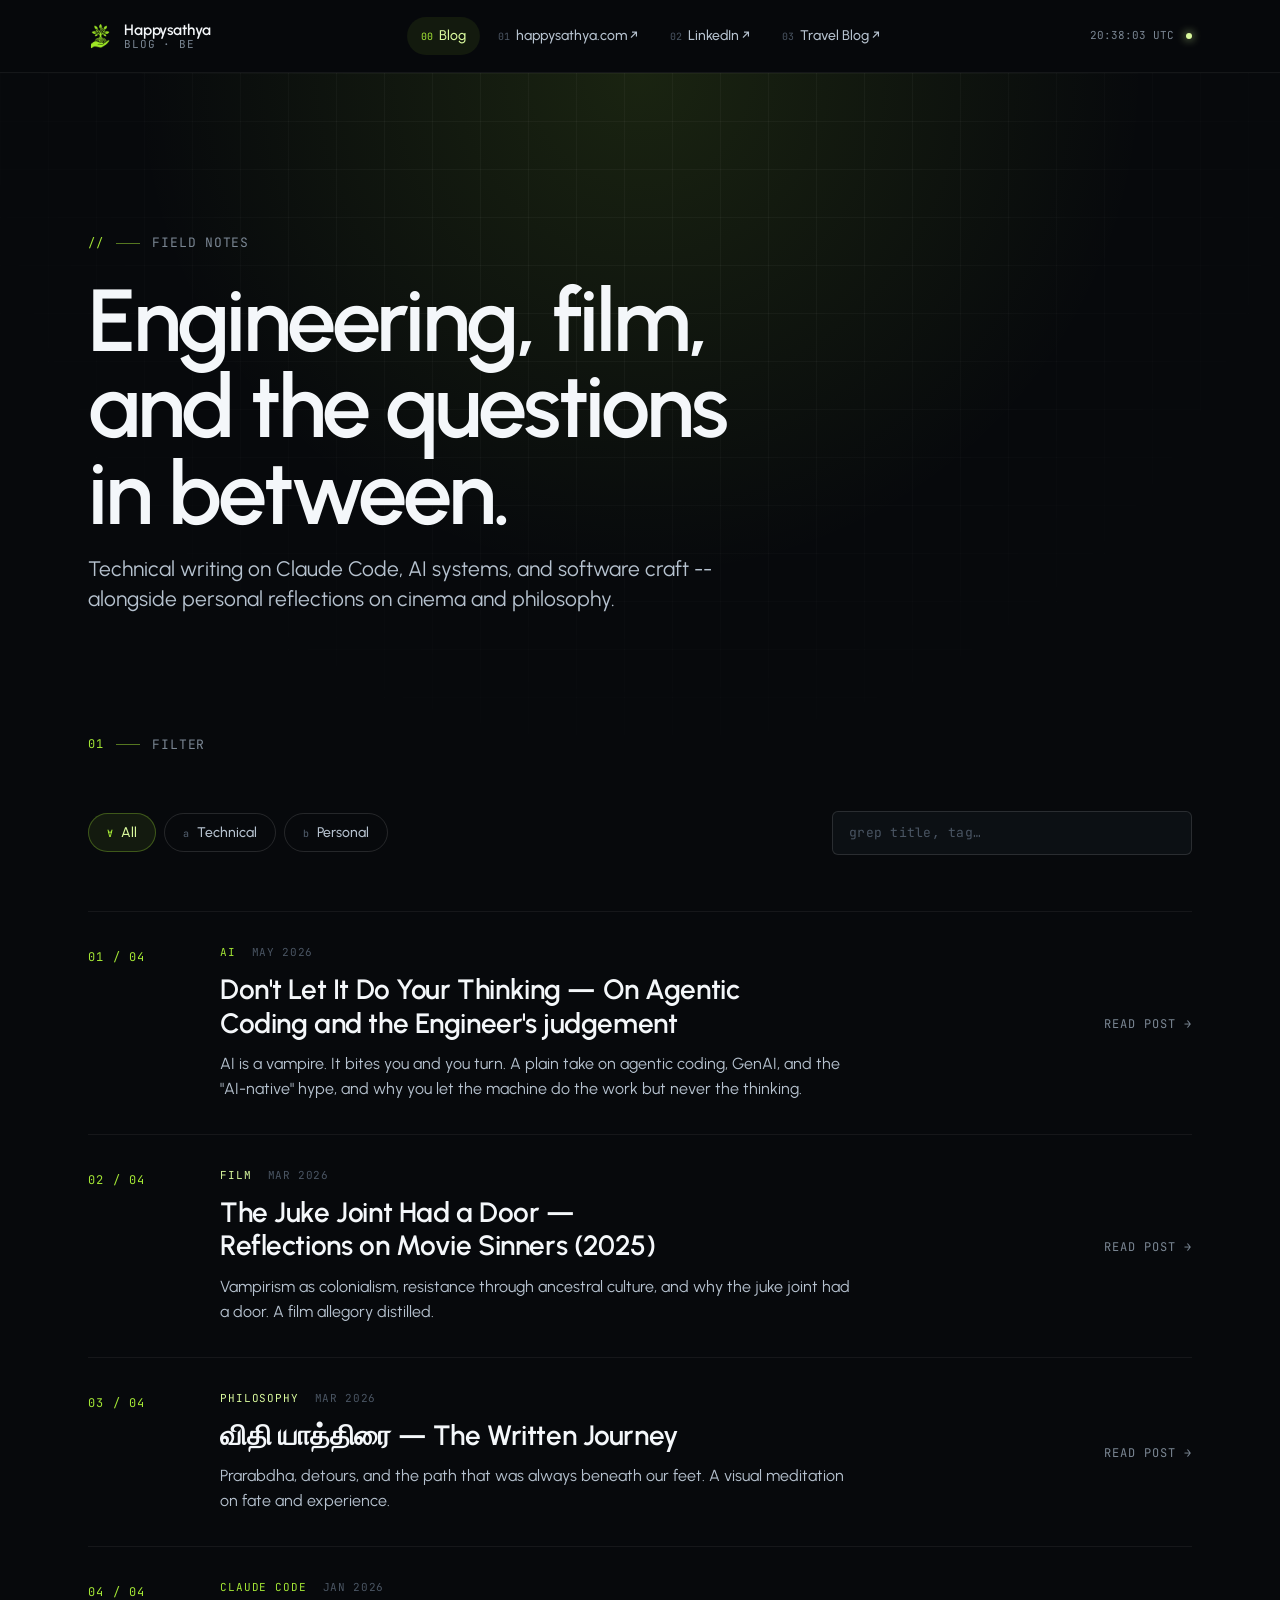
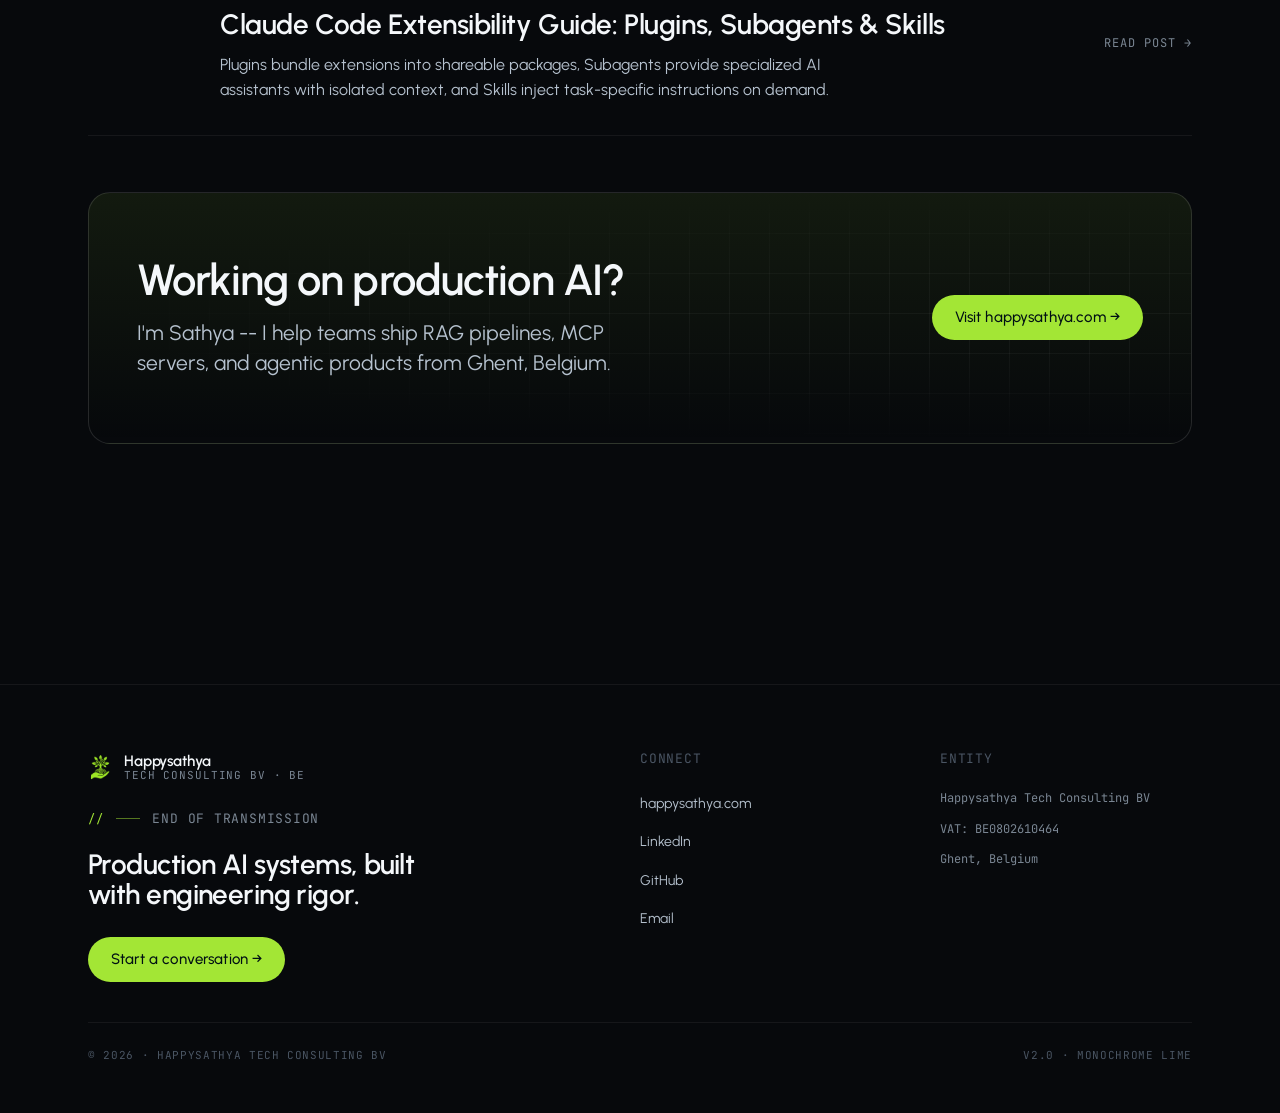
<file: index.html>
<!DOCTYPE html>
<html lang="en">
<head>
    <meta charset="UTF-8">
    <meta name="viewport" content="width=device-width, initial-scale=1.0">
    <title>Sathya's Blog — Tech, Film & Philosophy</title>
    <meta name="description" content="A personal blog by Sathya covering technology, film reflections, and philosophy.">
    <link rel="canonical" href="https://happysathya.github.io/">
    <link rel="icon" type="image/png" href="assets/favicon.png">
    <meta property="og:type" content="website">
    <meta property="og:title" content="Sathya's Blog — Tech, Film & Philosophy">
    <meta property="og:description" content="A personal blog by Sathya covering technology, film reflections, and philosophy.">
    <meta property="og:url" content="https://happysathya.github.io/">
    <link rel="preconnect" href="https://fonts.googleapis.com">
    <link rel="preconnect" href="https://fonts.gstatic.com" crossorigin>
    <link href="https://fonts.googleapis.com/css2?family=JetBrains+Mono:wght@400;500;600&family=Urbanist:wght@400;500;600;700&display=swap" rel="stylesheet">
    <style>
        :root {
            --bg-0: #07090c;
            --bg-1: #0c1014;
            --bg-2: #11161c;

            --line: rgba(255, 255, 255, 0.06);
            --line-2: rgba(255, 255, 255, 0.12);

            --ink-0: #f4f7fa;
            --ink-1: #b6c2cf;
            --ink-2: #7a8693;
            --ink-3: #4a5563;

            --cy-1: #d9f99d;
            --cy-2: #a3e635;
            --cy-3: #65a30d;
            --accent-rgb: 163, 230, 53;
            --cy-glow: rgba(var(--accent-rgb), 0.35);

            --font-body: 'Urbanist', ui-sans-serif, system-ui, sans-serif;
            --font-mono: 'JetBrains Mono', ui-monospace, Menlo, monospace;

            --radius-sm: 6px;
            --radius: 14px;
            --radius-lg: 22px;

            --ease: cubic-bezier(0.22, 0.61, 0.36, 1);
            --dur-fast: 180ms;
            --dur: 420ms;
        }

        * { margin: 0; padding: 0; box-sizing: border-box; }

        html { scroll-behavior: smooth; }

        body {
            background: var(--bg-0);
            color: var(--ink-0);
            font-family: var(--font-body);
            font-size: 17px;
            line-height: 1.55;
            -webkit-font-smoothing: antialiased;
            min-height: 100vh;
        }

        a { color: var(--cy-2); text-decoration: none; }

        /* Mono utilities */
        .mono { font-family: var(--font-mono); letter-spacing: 0.02em; }

        .meta {
            font-family: var(--font-mono);
            font-size: 13px;
            color: var(--ink-2);
            letter-spacing: 0.06em;
            text-transform: uppercase;
        }

        .idx {
            font-family: var(--font-mono);
            font-size: 12px;
            color: var(--cy-2);
            letter-spacing: 0.1em;
        }

        /* Container */
        .container {
            width: 100%;
            max-width: 1200px;
            margin: 0 auto;
            padding: 0 24px;
        }

        @media (min-width: 768px) {
            .container { padding: 0 48px; }
        }

        /* Sticky header */
        .site-header {
            position: sticky;
            top: 0;
            z-index: 50;
            backdrop-filter: blur(12px);
            -webkit-backdrop-filter: blur(12px);
            background: rgba(7, 9, 12, 0.72);
            border-bottom: 1px solid var(--line);
        }

        .header-row {
            display: flex;
            align-items: center;
            justify-content: space-between;
            height: 72px;
        }

        .brand {
            display: flex;
            align-items: center;
            gap: 12px;
            text-decoration: none;
        }

        .brand-mark {
            height: 36px;
            width: auto;
            display: block;
            filter: saturate(1.1);
        }

        .brand-text {
            display: flex;
            flex-direction: column;
            line-height: 1.1;
        }

        .brand-text .name {
            font-size: 15px;
            font-weight: 600;
            letter-spacing: -0.01em;
            color: var(--ink-0);
        }

        .brand-text .sub {
            font-family: var(--font-mono);
            font-size: 11px;
            color: var(--ink-2);
            letter-spacing: 0.08em;
        }

        .nav-links {
            display: none;
            align-items: center;
            gap: 4px;
        }

        @media (min-width: 900px) {
            .nav-links { display: flex; }
        }

        .nav-link {
            display: inline-flex;
            align-items: baseline;
            gap: 6px;
            padding: 8px 14px;
            border-radius: 999px;
            color: var(--ink-1);
            background: transparent;
            text-decoration: none;
            transition: color var(--dur-fast) var(--ease), background var(--dur-fast) var(--ease);
        }

        .nav-link.active {
            color: var(--cy-1);
            background: rgba(var(--accent-rgb), 0.08);
        }

        .nav-link:hover { color: var(--cy-1); }

        .nav-link .num {
            font-family: var(--font-mono);
            font-size: 10px;
            color: var(--ink-3);
        }

        .nav-link.active .num { color: var(--cy-2); }

        .nav-link .label {
            font-size: 14px;
            font-weight: 500;
        }

        .header-right {
            display: none;
            align-items: center;
            gap: 12px;
        }

        @media (min-width: 900px) {
            .header-right { display: flex; }
        }

        #utc-clock {
            font-family: var(--font-mono);
            font-size: 11px;
            color: var(--ink-2);
        }

        .pulse-dot {
            width: 6px;
            height: 6px;
            border-radius: 50%;
            background: var(--cy-1);
            box-shadow: 0 0 10px var(--cy-1);
            animation: pulse-dot 2.2s infinite;
        }

        @keyframes pulse-dot {
            0%, 100% { opacity: 1; }
            50% { opacity: 0.35; }
        }

        /* Hero section */
        .section { padding: 120px 0; position: relative; }
        .section.first { padding-top: 160px; overflow: hidden; }

        .ambient-bg {
            position: absolute;
            inset: 0;
            pointer-events: none;
            overflow: hidden;
        }

        .ambient-glow {
            position: absolute;
            inset: 0;
            background-image: radial-gradient(circle at 50% 0%, rgba(var(--accent-rgb), 0.12), transparent 55%);
        }

        .ambient-grid {
            position: absolute;
            inset: 0;
            background-image:
                linear-gradient(rgba(255, 255, 255, 0.035) 1px, transparent 1px),
                linear-gradient(90deg, rgba(255, 255, 255, 0.035) 1px, transparent 1px);
            background-size: 48px 48px;
            -webkit-mask-image: radial-gradient(ellipse at center top, black 30%, transparent 80%);
            mask-image: radial-gradient(ellipse at center top, black 30%, transparent 80%);
        }

        .section .container { position: relative; }

        .kicker {
            display: flex;
            align-items: center;
            gap: 12px;
        }

        .kicker .line {
            width: 24px;
            height: 1px;
            background: var(--cy-2);
            opacity: 0.5;
        }

        .display-hero {
            font-size: clamp(44px, 7vw, 88px);
            line-height: 0.98;
            font-weight: 600;
            letter-spacing: -0.035em;
            text-wrap: balance;
            color: var(--ink-0);
            margin-top: 24px;
            max-width: 900px;
        }

        .display-h1 {
            font-size: clamp(36px, 5.5vw, 64px);
            line-height: 1.02;
            font-weight: 600;
            letter-spacing: -0.03em;
            text-wrap: balance;
            color: var(--ink-0);
            margin-top: 20px;
            max-width: 760px;
        }

        .display-h2 {
            font-size: clamp(28px, 3.4vw, 44px);
            line-height: 1.08;
            font-weight: 600;
            letter-spacing: -0.02em;
            text-wrap: balance;
            color: var(--ink-0);
        }

        .lede {
            font-size: 21px;
            line-height: 1.45;
            color: var(--ink-1);
            font-weight: 400;
            margin-top: 18px;
            max-width: 640px;
        }

        /* Controls */
        .controls {
            display: flex;
            flex-wrap: wrap;
            align-items: center;
            justify-content: space-between;
            gap: 16px;
            margin-top: 56px;
        }

        .filters {
            display: flex;
            gap: 8px;
            flex-wrap: wrap;
        }

        .chip {
            display: inline-flex;
            align-items: baseline;
            gap: 8px;
            padding: 10px 18px;
            border-radius: 999px;
            border: 1px solid var(--line-2);
            background: transparent;
            color: var(--ink-1);
            font-family: inherit;
            font-size: 14px;
            font-weight: 500;
            cursor: pointer;
            transition: color var(--dur-fast) var(--ease), background var(--dur-fast) var(--ease), border-color var(--dur-fast) var(--ease);
        }

        .chip .num {
            font-family: var(--font-mono);
            font-size: 10px;
            color: var(--ink-3);
        }

        .chip:hover {
            color: var(--cy-1);
            border-color: var(--ink-2);
        }

        .chip.active {
            color: var(--cy-1);
            background: rgba(var(--accent-rgb), 0.08);
            border-color: rgba(var(--accent-rgb), 0.3);
        }

        .chip.active .num { color: var(--cy-2); }

        .search-wrap { flex: 1; min-width: 220px; max-width: 360px; }

        .search-input {
            width: 100%;
            height: 44px;
            padding: 0 16px;
            background: var(--bg-1);
            border: 1px solid var(--line-2);
            border-radius: var(--radius-sm);
            color: var(--ink-0);
            font-family: var(--font-mono);
            font-size: 13px;
            letter-spacing: 0.02em;
            outline: none;
            transition: border-color var(--dur-fast) var(--ease);
        }

        .search-input::placeholder { color: var(--ink-3); }
        .search-input:focus { border-color: var(--cy-3); }

        /* Posts list — editorial, hairline-divided rows */
        .posts {
            margin-top: 56px;
            border-top: 1px solid var(--line);
        }

        .post-row {
            display: grid;
            grid-template-columns: 80px 1fr;
            gap: 32px;
            padding: 32px 0;
            border-bottom: 1px solid var(--line);
            text-decoration: none;
            color: inherit;
            transition: background var(--dur-fast) var(--ease);
            cursor: pointer;
        }

        .post-row:hover { background: rgba(var(--accent-rgb), 0.03); }
        .post-row:hover .post-title { color: var(--cy-1); }
        .post-row:hover .read-more { color: var(--cy-1); }
        .post-row:hover .read-more .arrow { transform: translateX(4px); }

        .post-row.hidden { display: none; }

        @media (min-width: 768px) {
            .post-row {
                grid-template-columns: 100px 1fr 200px;
            }
        }

        .post-idx {
            font-family: var(--font-mono);
            font-size: 12px;
            color: var(--cy-2);
            letter-spacing: 0.1em;
            padding-top: 4px;
        }

        .post-body { min-width: 0; }

        .post-meta-row {
            display: flex;
            align-items: center;
            gap: 16px;
            margin-bottom: 12px;
            flex-wrap: wrap;
        }

        .post-tag {
            font-family: var(--font-mono);
            font-size: 11px;
            color: var(--cy-2);
            letter-spacing: 0.08em;
            text-transform: uppercase;
        }

        .post-tag.personal { color: var(--cy-1); }

        .post-date {
            font-family: var(--font-mono);
            font-size: 11px;
            color: var(--ink-3);
            letter-spacing: 0.06em;
            text-transform: uppercase;
        }

        .post-title {
            font-size: clamp(22px, 2.4vw, 28px);
            line-height: 1.2;
            font-weight: 600;
            letter-spacing: -0.015em;
            color: var(--ink-0);
            margin-bottom: 12px;
            text-wrap: balance;
            transition: color var(--dur-fast) var(--ease);
        }

        .post-excerpt {
            font-size: 16px;
            line-height: 1.55;
            color: var(--ink-1);
            max-width: 640px;
        }

        .read-more {
            display: none;
            align-items: center;
            gap: 8px;
            justify-content: flex-end;
            font-family: var(--font-mono);
            font-size: 12px;
            color: var(--ink-2);
            letter-spacing: 0.08em;
            text-transform: uppercase;
            padding-top: 4px;
        }

        @media (min-width: 768px) {
            .read-more { display: flex; }
        }

        .read-more .arrow {
            transition: transform var(--dur-fast) var(--ease);
            display: inline-block;
        }

        .no-results {
            padding: 48px 0;
            text-align: center;
            color: var(--ink-3);
            font-family: var(--font-mono);
            font-size: 13px;
            display: none;
        }

        .no-results.visible { display: block; }

        /* CTA strip (matches CTAStrip.astro) */
        .cta-strip {
            position: relative;
            overflow: hidden;
            border-radius: var(--radius-lg);
            padding: 48px 32px;
            border: 1px solid var(--line-2);
            background: linear-gradient(180deg, rgba(var(--accent-rgb), 0.08) 0%, transparent 100%);
            margin-top: 56px;
        }

        @media (min-width: 768px) {
            .cta-strip { padding: 64px 48px; }
        }

        .cta-strip::before {
            content: '';
            position: absolute;
            inset: 0;
            pointer-events: none;
            background-image:
                linear-gradient(rgba(255, 255, 255, 0.04) 1px, transparent 1px),
                linear-gradient(90deg, rgba(255, 255, 255, 0.04) 1px, transparent 1px);
            background-size: 40px 40px;
            -webkit-mask-image: radial-gradient(ellipse at 80% 50%, black 20%, transparent 75%);
            mask-image: radial-gradient(ellipse at 80% 50%, black 20%, transparent 75%);
        }

        .cta-strip .row {
            position: relative;
            display: flex;
            flex-direction: column;
            justify-content: space-between;
            gap: 32px;
        }

        @media (min-width: 768px) {
            .cta-strip .row {
                flex-direction: row;
                align-items: center;
            }
        }

        .cta-strip h3 { max-width: 640px; }
        .cta-strip p { margin-top: 14px; max-width: 520px; color: var(--ink-1); }

        /* Buttons */
        .btn {
            display: inline-flex;
            align-items: center;
            gap: 10px;
            padding: 14px 22px;
            border-radius: 999px;
            font: 500 15px/1 var(--font-body);
            letter-spacing: 0.01em;
            border: 1px solid var(--line-2);
            color: var(--ink-0);
            background: transparent;
            cursor: pointer;
            text-decoration: none;
            transition:
                background var(--dur-fast) var(--ease),
                border-color var(--dur-fast) var(--ease),
                box-shadow var(--dur-fast) var(--ease);
        }

        .btn:hover {
            background: rgba(255, 255, 255, 0.04);
            border-color: var(--ink-2);
        }

        .btn-primary {
            border-color: transparent;
            background: var(--cy-2);
            color: #001014;
            box-shadow: 0 0 0 0 var(--cy-glow);
        }

        .btn-primary:hover {
            background: var(--cy-1);
            box-shadow: 0 0 40px -6px var(--cy-glow);
        }

        /* Footer */
        footer {
            margin-top: 120px;
            border-top: 1px solid var(--line);
            background: var(--bg-0);
        }

        .footer-grid {
            padding: 64px 0 40px;
            display: grid;
            gap: 48px;
            grid-template-columns: 1fr;
        }

        @media (min-width: 768px) {
            .footer-grid {
                grid-template-columns: 2fr 1fr 1fr;
                gap: 48px;
            }
        }

        .footer-col-title {
            margin-bottom: 20px;
            color: var(--ink-3);
        }

        .footer-list {
            list-style: none;
            display: flex;
            flex-direction: column;
            gap: 12px;
        }

        .footer-list a {
            color: var(--ink-1);
            font-size: 14px;
            text-decoration: none;
            transition: color var(--dur-fast) var(--ease);
        }

        .footer-list a:hover { color: var(--cy-1); }

        .footer-entity {
            list-style: none;
            display: flex;
            flex-direction: column;
            gap: 12px;
        }

        .footer-entity li {
            font-family: var(--font-mono);
            font-size: 12px;
            color: var(--ink-2);
        }

        .footer-bottom {
            padding: 24px 0 48px;
            border-top: 1px solid var(--line);
            display: flex;
            flex-direction: column;
            gap: 16px;
            justify-content: space-between;
            align-items: flex-start;
        }

        @media (min-width: 640px) {
            .footer-bottom { flex-direction: row; align-items: center; }
        }

        .footer-bottom .copy {
            font-family: var(--font-mono);
            font-size: 11px;
            color: var(--ink-3);
            letter-spacing: 0.06em;
            text-transform: uppercase;
        }

        .footer-bottom .version {
            font-family: var(--font-mono);
            font-size: 11px;
            color: var(--ink-3);
            letter-spacing: 0.06em;
            text-transform: uppercase;
        }

        @media (max-width: 600px) {
            .post-row { grid-template-columns: 1fr; gap: 8px; }
            .post-idx { padding-top: 0; }
        }

        @media (prefers-reduced-motion: reduce) {
            *, *::before, *::after {
                animation-duration: 0.01ms !important;
                transition-duration: 0.01ms !important;
            }
        }
    </style>
</head>
<body>

<header class="site-header">
    <div class="container">
        <div class="header-row">
            <a href="/" class="brand" aria-label="Happysathya home">
                <img src="assets/logo.png" alt="" class="brand-mark">
                <span class="brand-text">
                    <span class="name">Happysathya</span>
                    <span class="sub">BLOG · BE</span>
                </span>
            </a>

            <nav class="nav-links">
                <a href="/" class="nav-link active">
                    <span class="num">00</span>
                    <span class="label">Blog</span>
                </a>
                <a href="https://happysathya.com" target="_blank" rel="noopener" class="nav-link">
                    <span class="num">01</span>
                    <span class="label">happysathya.com ↗</span>
                </a>
                <a href="https://www.linkedin.com/in/happysathya/" target="_blank" rel="noopener" class="nav-link">
                    <span class="num">02</span>
                    <span class="label">LinkedIn ↗</span>
                </a>
                <a href="https://happysathya.blogspot.com/" target="_blank" rel="noopener" class="nav-link">
                    <span class="num">03</span>
                    <span class="label">Travel Blog ↗</span>
                </a>
            </nav>

            <div class="header-right">
                <span id="utc-clock">--:--:-- UTC</span>
                <span aria-hidden="true" class="pulse-dot"></span>
            </div>
        </div>
    </div>
</header>

<section class="section first">
    <div class="ambient-bg" aria-hidden="true">
        <div class="ambient-glow"></div>
        <div class="ambient-grid"></div>
    </div>
    <div class="container">
        <div class="kicker">
            <span class="idx">//</span>
            <span class="line"></span>
            <span class="meta">FIELD NOTES</span>
        </div>
        <h1 class="display-hero">Engineering, film, and the questions in between.</h1>
        <p class="lede">Technical writing on Claude Code, AI systems, and software craft -- alongside personal reflections on cinema and philosophy.</p>
    </div>
</section>

<section class="section" style="padding-top: 0;">
    <div class="container">
        <div class="kicker">
            <span class="idx">01</span>
            <span class="line"></span>
            <span class="meta">FILTER</span>
        </div>

        <div class="controls">
            <div class="filters" id="filters">
                <button class="chip active" data-category="all"><span class="num">∀</span><span>All</span></button>
                <button class="chip" data-category="technical"><span class="num">a</span><span>Technical</span></button>
                <button class="chip" data-category="personal"><span class="num">b</span><span>Personal</span></button>
            </div>
            <div class="search-wrap">
                <input type="text" class="search-input" id="search" placeholder="grep title, tag…" autocomplete="off">
            </div>
        </div>

        <div class="posts" id="posts"></div>
        <p class="no-results" id="no-results">// no posts match</p>

        <div class="cta-strip">
            <div class="row">
                <div>
                    <h3 class="display-h2">Working on production AI?</h3>
                    <p class="lede">I'm Sathya -- I help teams ship RAG pipelines, MCP servers, and agentic products from Ghent, Belgium.</p>
                </div>
                <a class="btn btn-primary" href="https://happysathya.com" target="_blank" rel="noopener">Visit happysathya.com →</a>
            </div>
        </div>
    </div>
</section>

<footer>
    <div class="container">
        <div class="footer-grid">
            <div>
                <a href="/" class="brand" style="margin-bottom: 24px;">
                    <img src="assets/logo.png" alt="" class="brand-mark">
                    <span class="brand-text">
                        <span class="name">Happysathya</span>
                        <span class="sub">TECH CONSULTING BV · BE</span>
                    </span>
                </a>
                <div class="kicker" style="margin-top: 24px;">
                    <span class="idx">//</span>
                    <span class="line"></span>
                    <span class="meta">END OF TRANSMISSION</span>
                </div>
                <h3 class="display-h2" style="margin-top: 20px; max-width: 420px; font-size: 28px;">
                    Production AI systems, built with engineering rigor.
                </h3>
                <a class="btn btn-primary" href="https://happysathya.com" target="_blank" rel="noopener" style="margin-top: 28px;">Start a conversation →</a>
            </div>

            <div>
                <div class="meta footer-col-title">Connect</div>
                <ul class="footer-list">
                    <li><a href="https://happysathya.com" target="_blank" rel="noopener">happysathya.com</a></li>
                    <li><a href="https://www.linkedin.com/in/happysathya/" target="_blank" rel="noopener">LinkedIn</a></li>
                    <li><a href="https://github.com/happysathya" target="_blank" rel="noopener">GitHub</a></li>
                    <li><a href="mailto:sathyaprakash.d@gmail.com">Email</a></li>
                </ul>
            </div>

            <div>
                <div class="meta footer-col-title">Entity</div>
                <ul class="footer-entity">
                    <li>Happysathya Tech Consulting BV</li>
                    <li>VAT: BE0802610464</li>
                    <li>Ghent, Belgium</li>
                </ul>
            </div>
        </div>

        <div class="footer-bottom">
            <span class="copy">© <span id="footer-year">2026</span> · HAPPYSATHYA TECH CONSULTING BV</span>
            <span class="version">v2.0 · MONOCHROME LIME</span>
        </div>
    </div>
</footer>

<script>
    // UTC clock
    const clock = document.getElementById('utc-clock');
    if (clock) {
        const tick = () => {
            const d = new Date();
            const pad = (n) => String(n).padStart(2, '0');
            clock.textContent = `${pad(d.getUTCHours())}:${pad(d.getUTCMinutes())}:${pad(d.getUTCSeconds())} UTC`;
        };
        tick();
        setInterval(tick, 1000);
    }

    // Footer year
    const year = document.getElementById('footer-year');
    if (year) year.textContent = String(new Date().getFullYear());

    const posts = [
        {
            url: 'you-have-to-invite-it-in.html',
            date: 'MAY 2026',
            tag: 'AI',
            category: 'technical',
            title: 'Don\'t Let It Do Your Thinking — On Agentic Coding and the Engineer\'s judgement',
            excerpt: 'AI is a vampire. It bites you and you turn. A plain take on agentic coding, GenAI, and the "AI-native" hype, and why you let the machine do the work but never the thinking.'
        },
        {
            url: 'the-juke-joint-had-a-door.html',
            date: 'MAR 2026',
            tag: 'Film',
            category: 'personal',
            title: 'The Juke Joint Had a Door — Reflections on Movie Sinners (2025)',
            excerpt: 'Vampirism as colonialism, resistance through ancestral culture, and why the juke joint had a door. A film allegory distilled.'
        },
        {
            url: 'the-written-journey.html',
            date: 'MAR 2026',
            tag: 'Philosophy',
            category: 'personal',
            title: 'விதி யாத்திரை — The Written Journey',
            excerpt: 'Prarabdha, detours, and the path that was always beneath our feet. A visual meditation on fate and experience.'
        },
        {
            url: 'claude-code-extensibility-guide.html',
            date: 'JAN 2026',
            tag: 'Claude Code',
            category: 'technical',
            title: 'Claude Code Extensibility Guide: Plugins, Subagents & Skills',
            excerpt: 'Plugins bundle extensions into shareable packages, Subagents provide specialized AI assistants with isolated context, and Skills inject task-specific instructions on demand.'
        }
    ];

    let activeCategory = 'all';
    const postsContainer = document.getElementById('posts');
    const searchInput = document.getElementById('search');
    const noResults = document.getElementById('no-results');

    function getFilteredPosts() {
        let filtered = posts;
        if (activeCategory !== 'all') {
            filtered = filtered.filter(p => p.category === activeCategory);
        }
        const query = searchInput.value.trim();
        if (query) {
            const terms = query.toLowerCase().split(/\s+/).filter(t => t.length > 0);
            filtered = filtered.filter(post => {
                const searchable = `${post.title} ${post.excerpt} ${post.tag} ${post.category}`.toLowerCase();
                return terms.every(term => searchable.includes(term));
            });
        }
        return filtered;
    }

    function pad2(n) { return String(n).padStart(2, '0'); }

    function renderPosts(postsToRender) {
        postsContainer.innerHTML = '';

        if (postsToRender.length === 0) {
            noResults.classList.add('visible');
            return;
        }

        noResults.classList.remove('visible');
        const total = postsToRender.length;

        postsToRender.forEach((post, i) => {
            const row = document.createElement('a');
            row.href = post.url;
            row.className = 'post-row';
            const tagClass = post.category === 'personal' ? 'post-tag personal' : 'post-tag';
            row.innerHTML = `
                <span class="post-idx">${pad2(i + 1)} / ${pad2(total)}</span>
                <div class="post-body">
                    <div class="post-meta-row">
                        <span class="${tagClass}">${post.tag}</span>
                        <span class="post-date">${post.date}</span>
                    </div>
                    <h2 class="post-title">${post.title}</h2>
                    <p class="post-excerpt">${post.excerpt}</p>
                </div>
                <span class="read-more">Read post <span class="arrow">→</span></span>
            `;
            postsContainer.appendChild(row);
        });
    }

    document.getElementById('filters').addEventListener('click', (e) => {
        const btn = e.target.closest('.chip');
        if (!btn) return;
        activeCategory = btn.dataset.category;
        document.querySelectorAll('.chip').forEach(b => b.classList.remove('active'));
        btn.classList.add('active');
        renderPosts(getFilteredPosts());
    });

    searchInput.addEventListener('input', () => {
        renderPosts(getFilteredPosts());
    });

    renderPosts(getFilteredPosts());
</script>
</body>
</html>
</file>
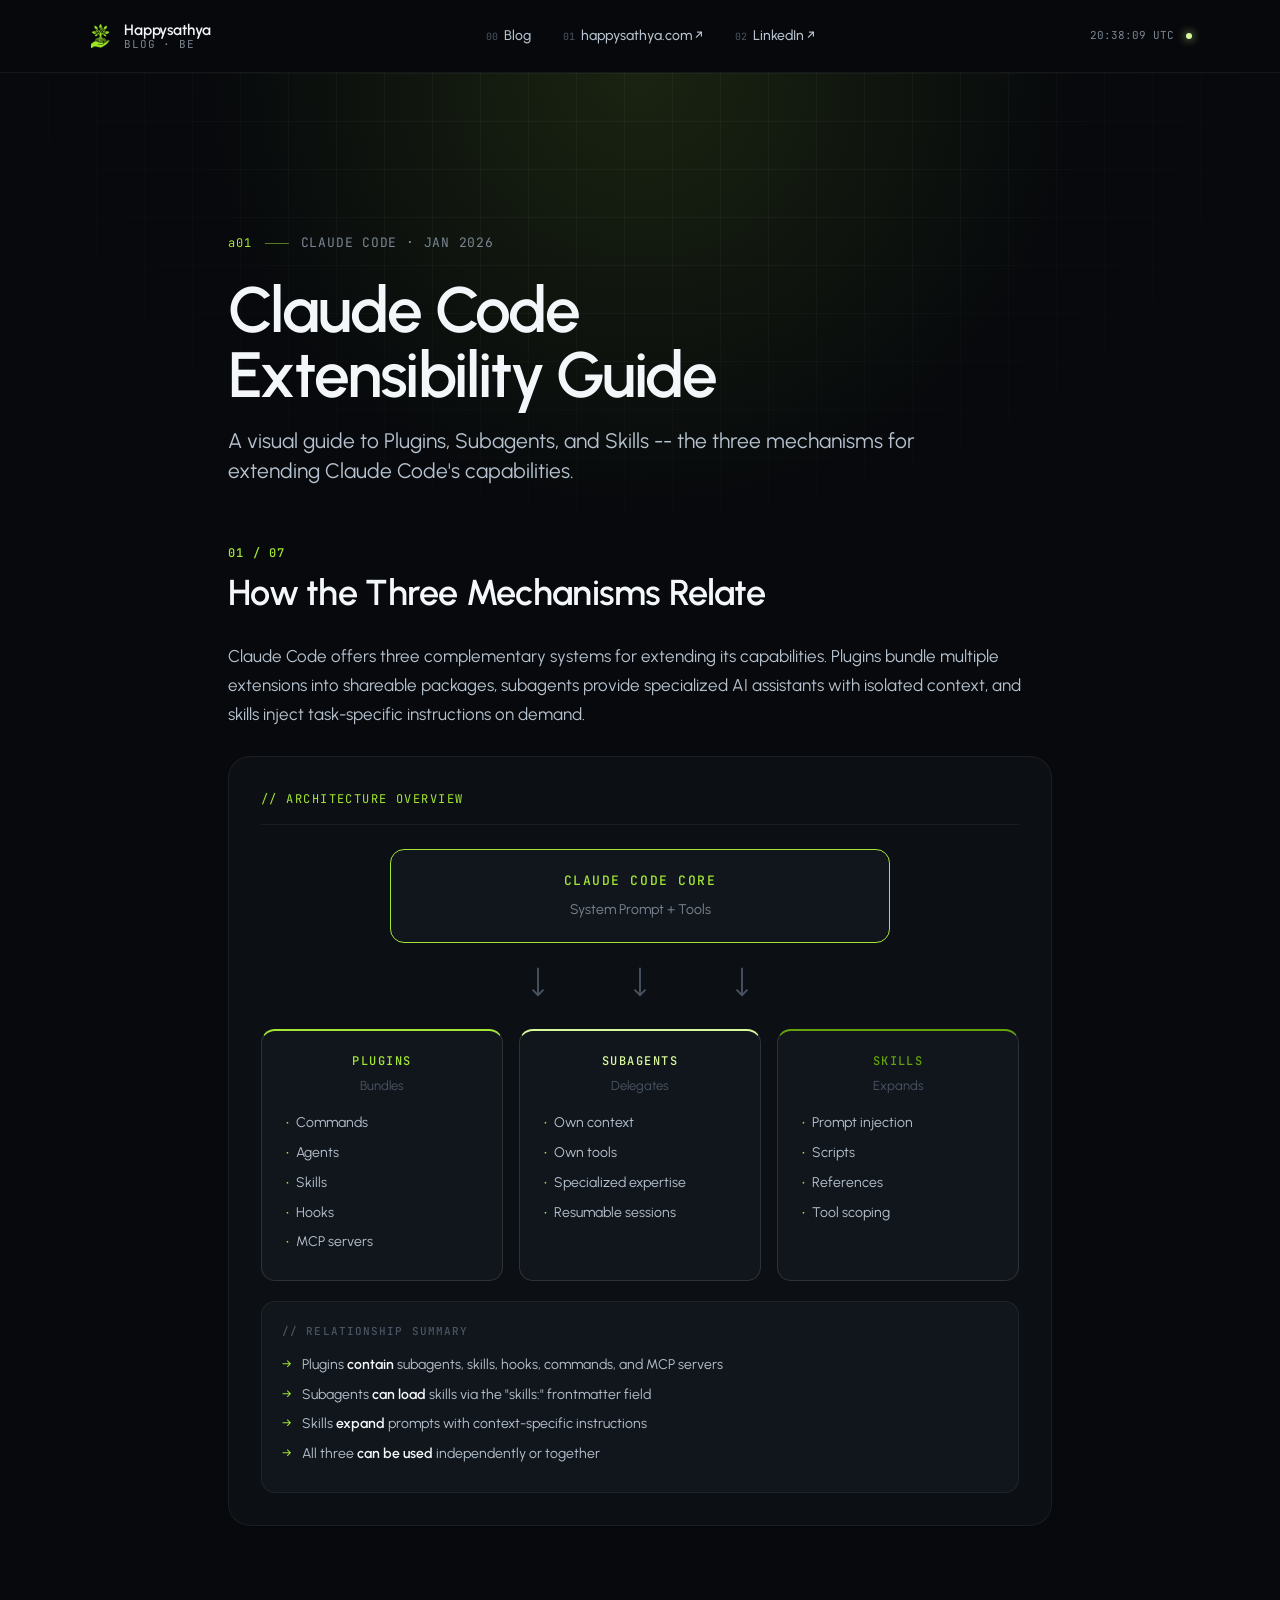
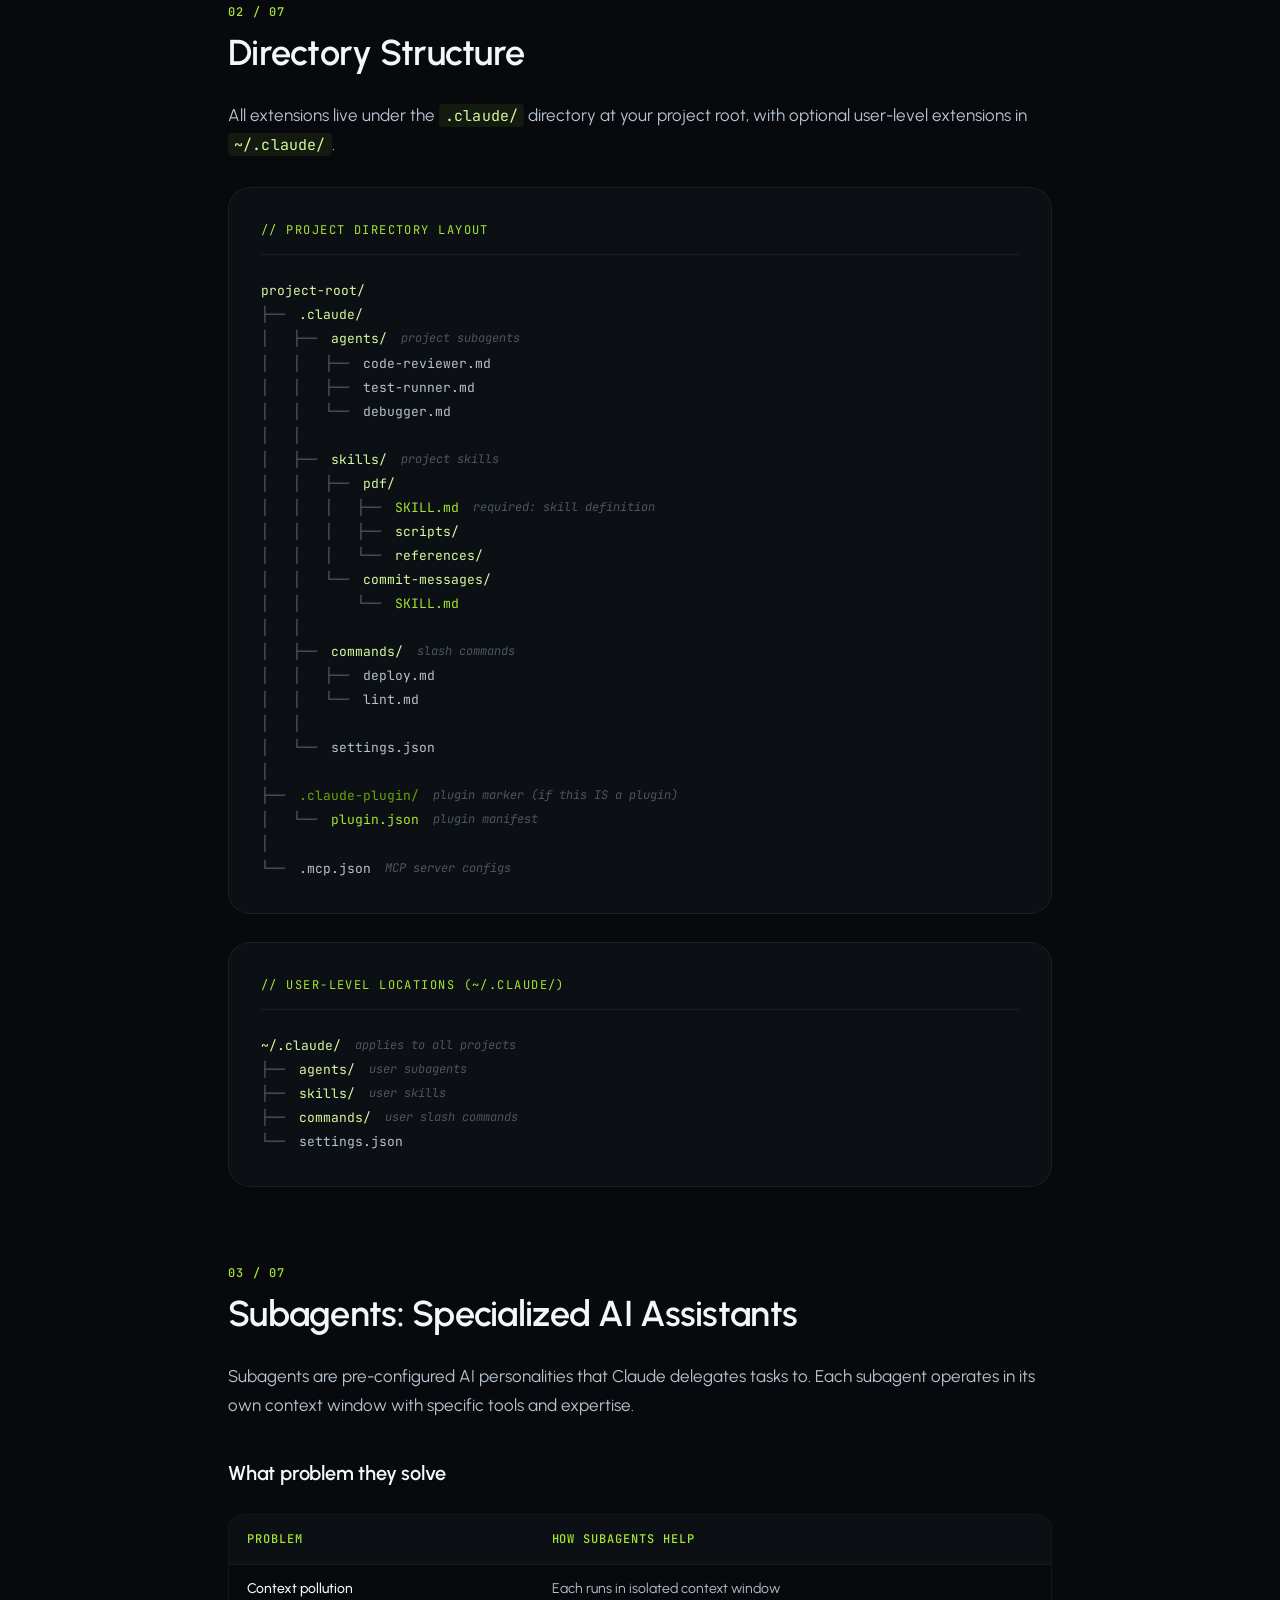
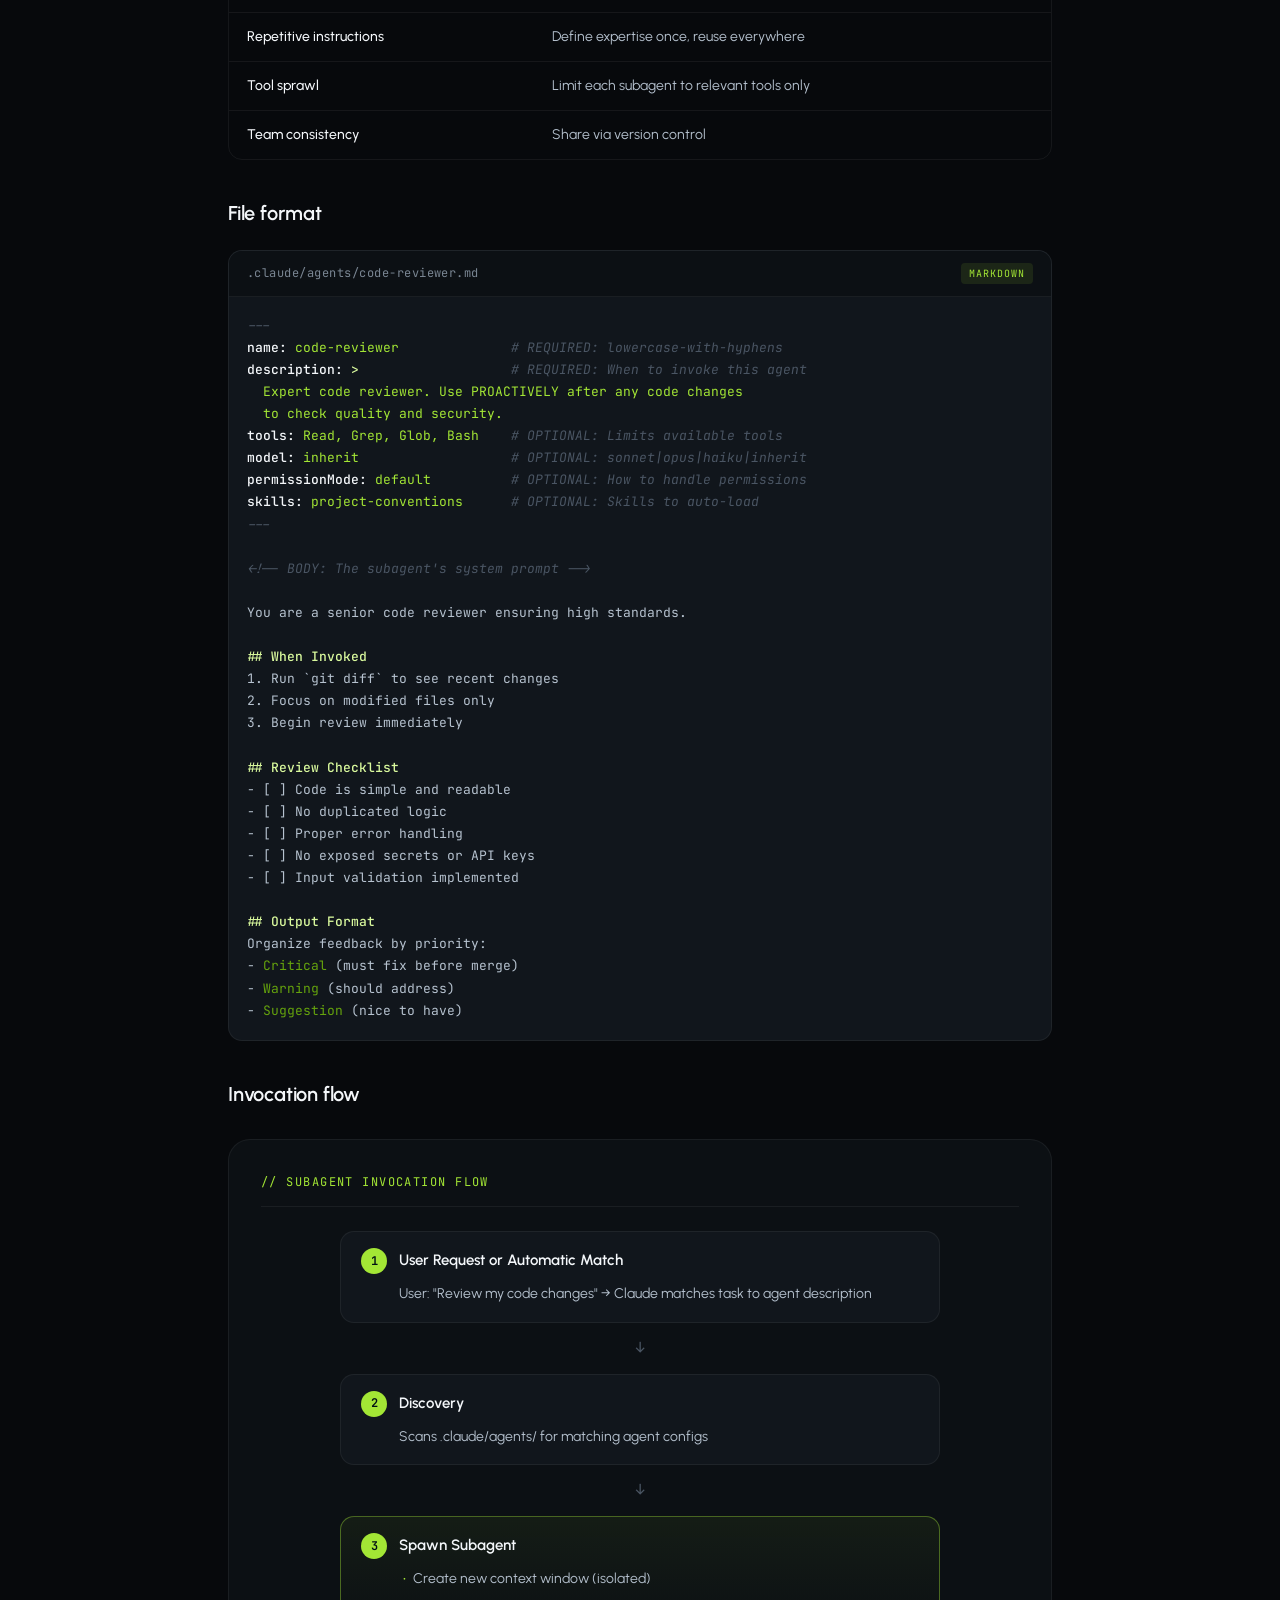
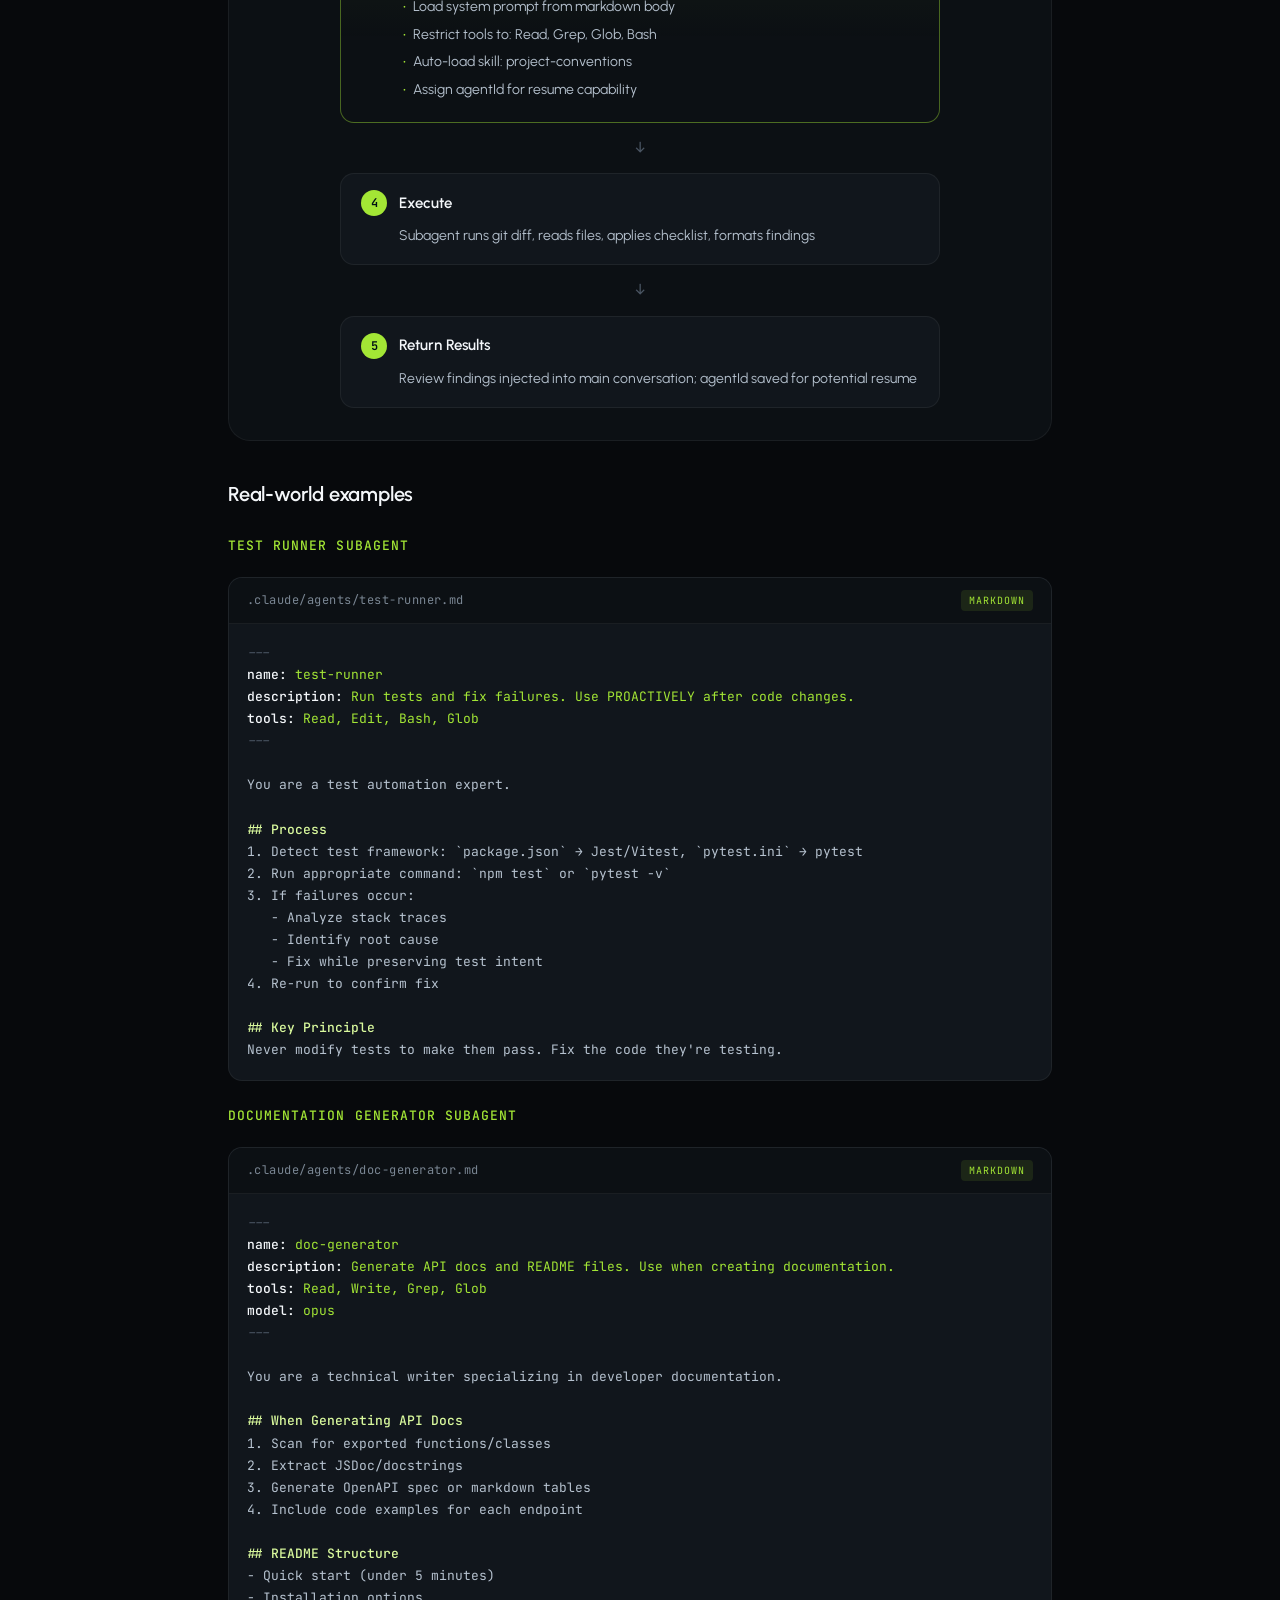
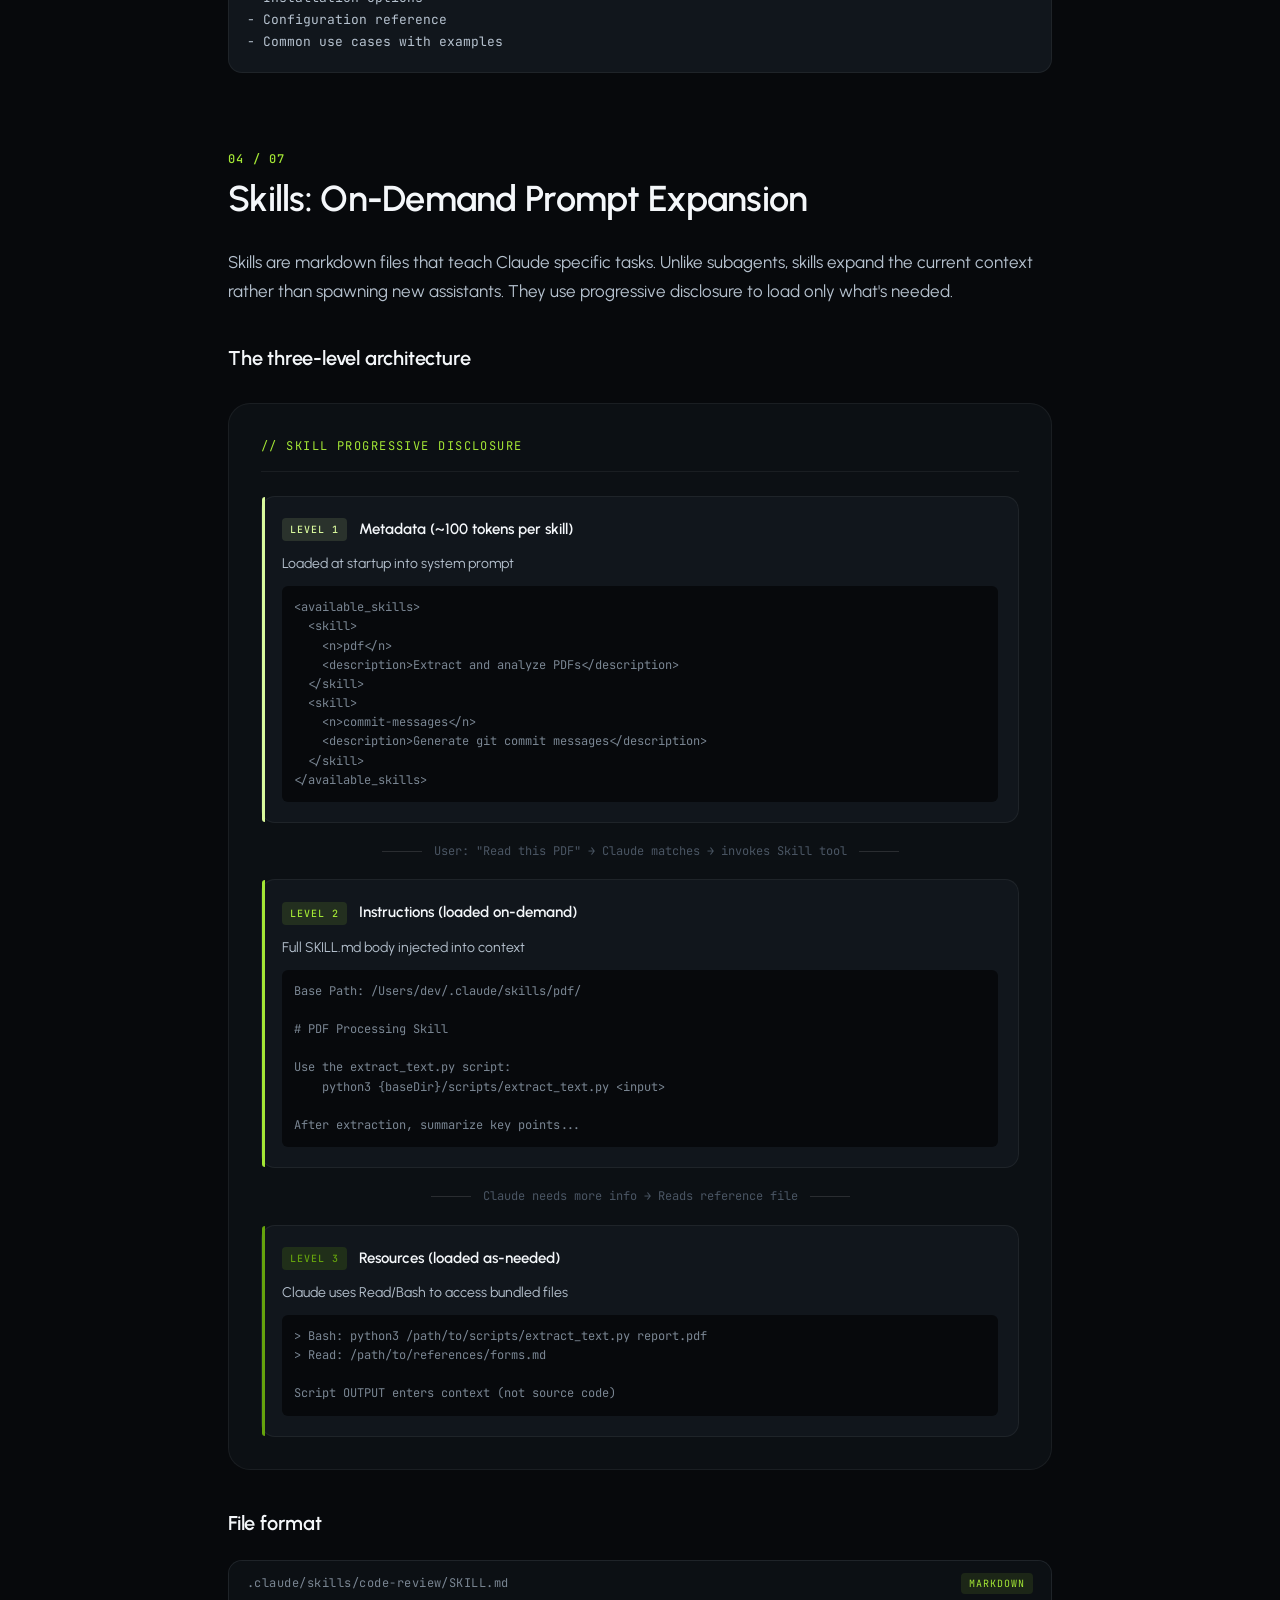
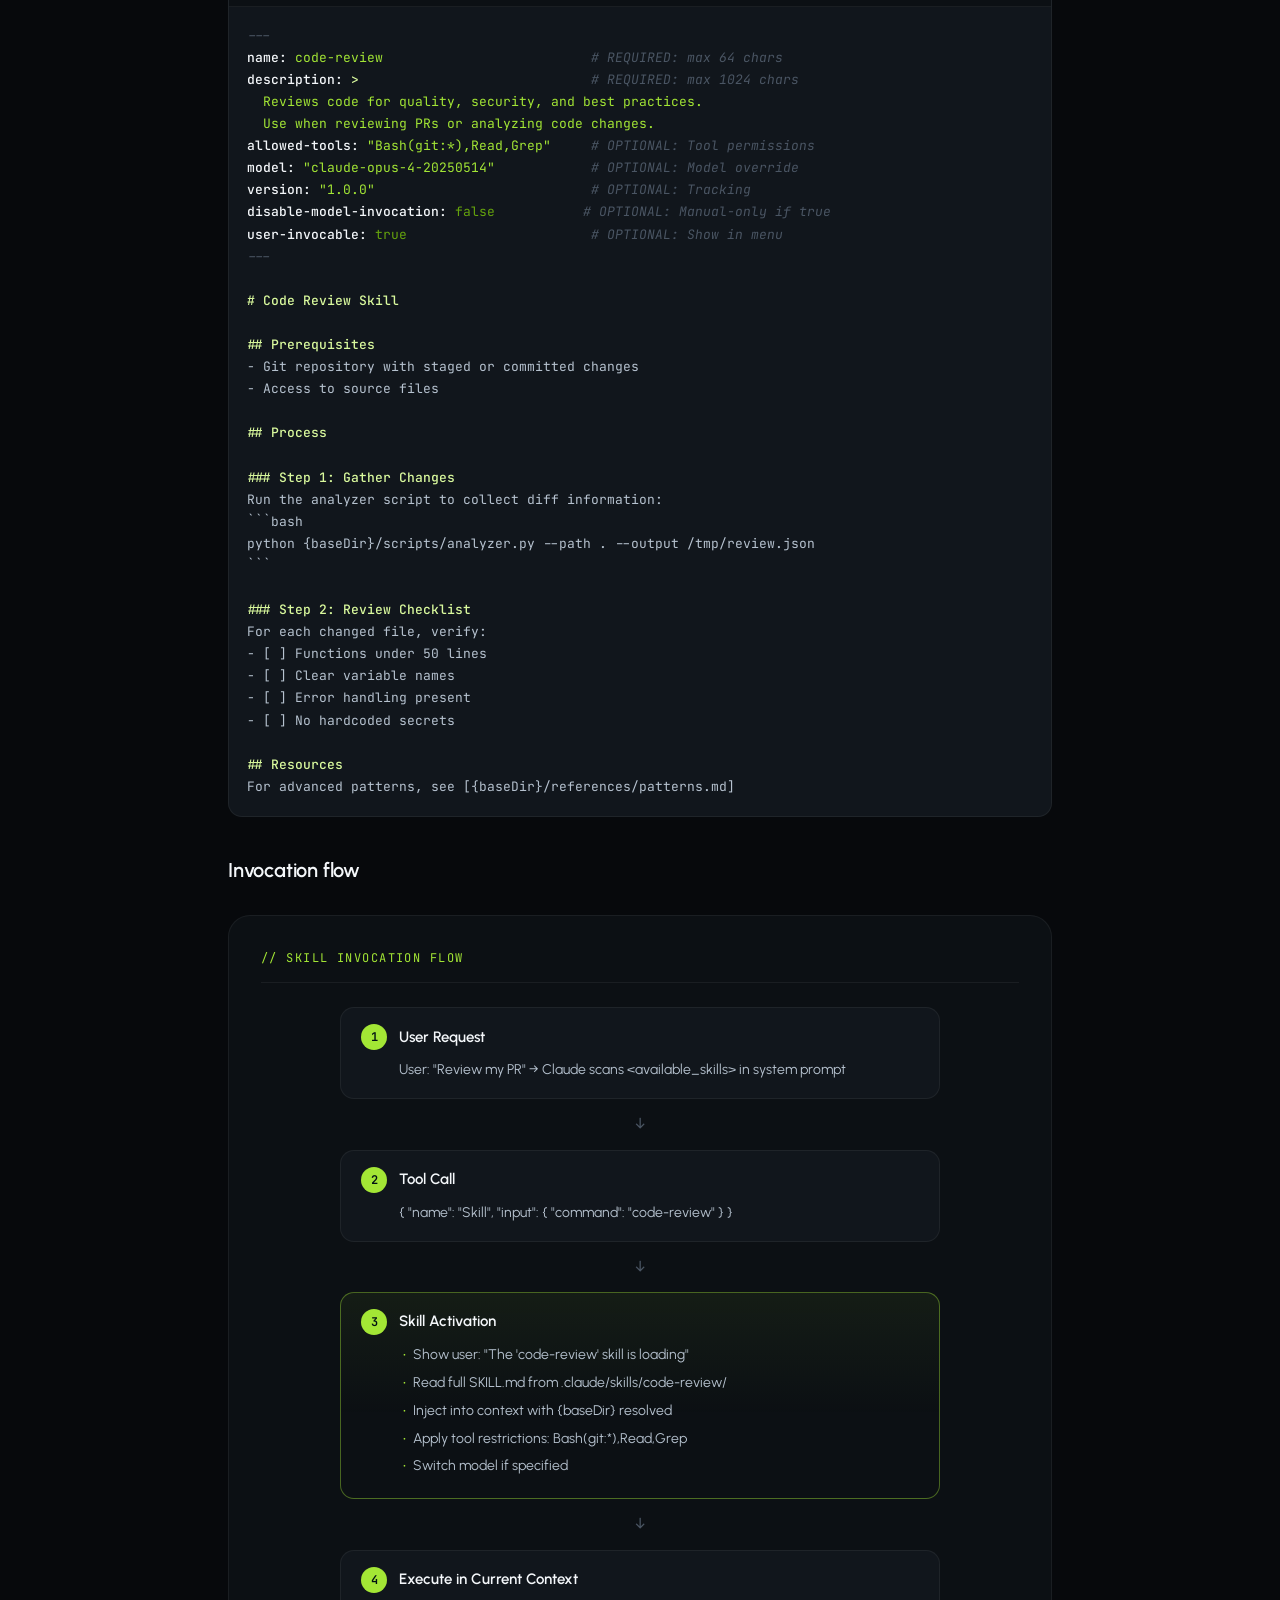
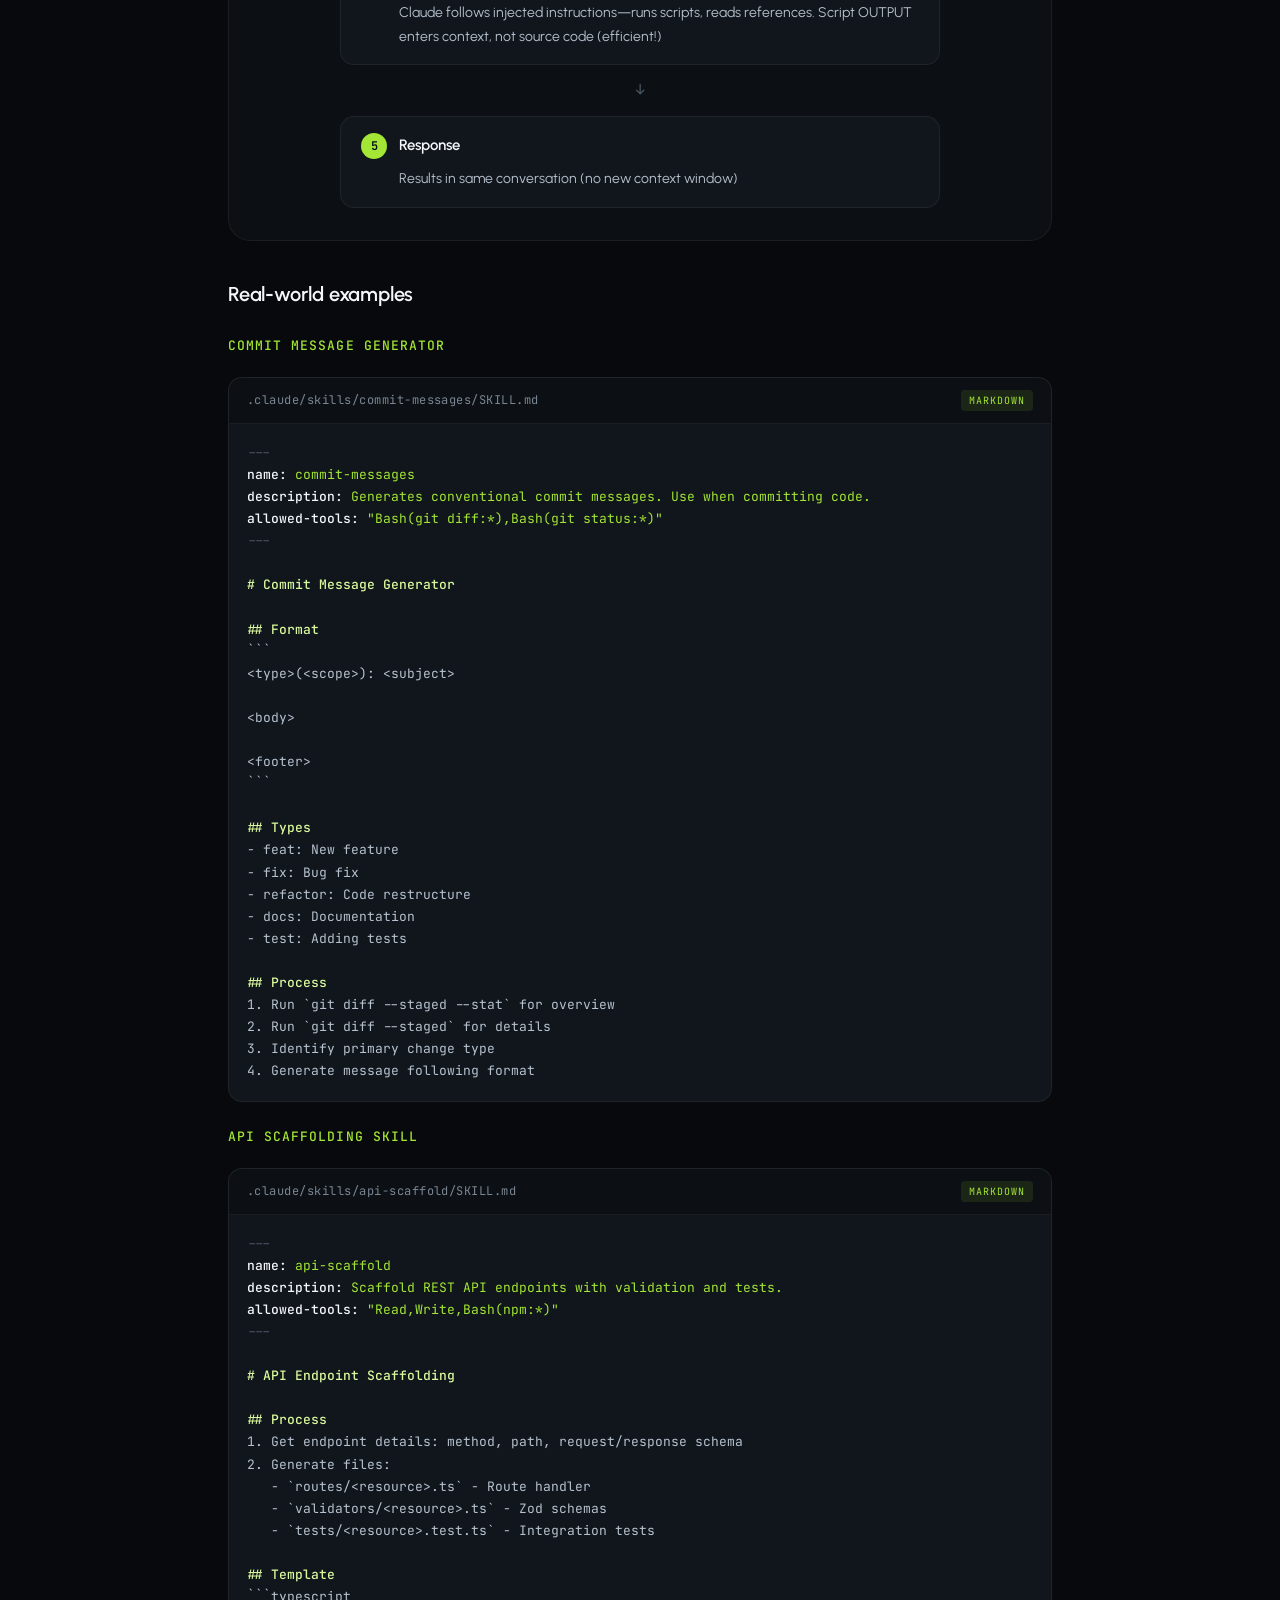
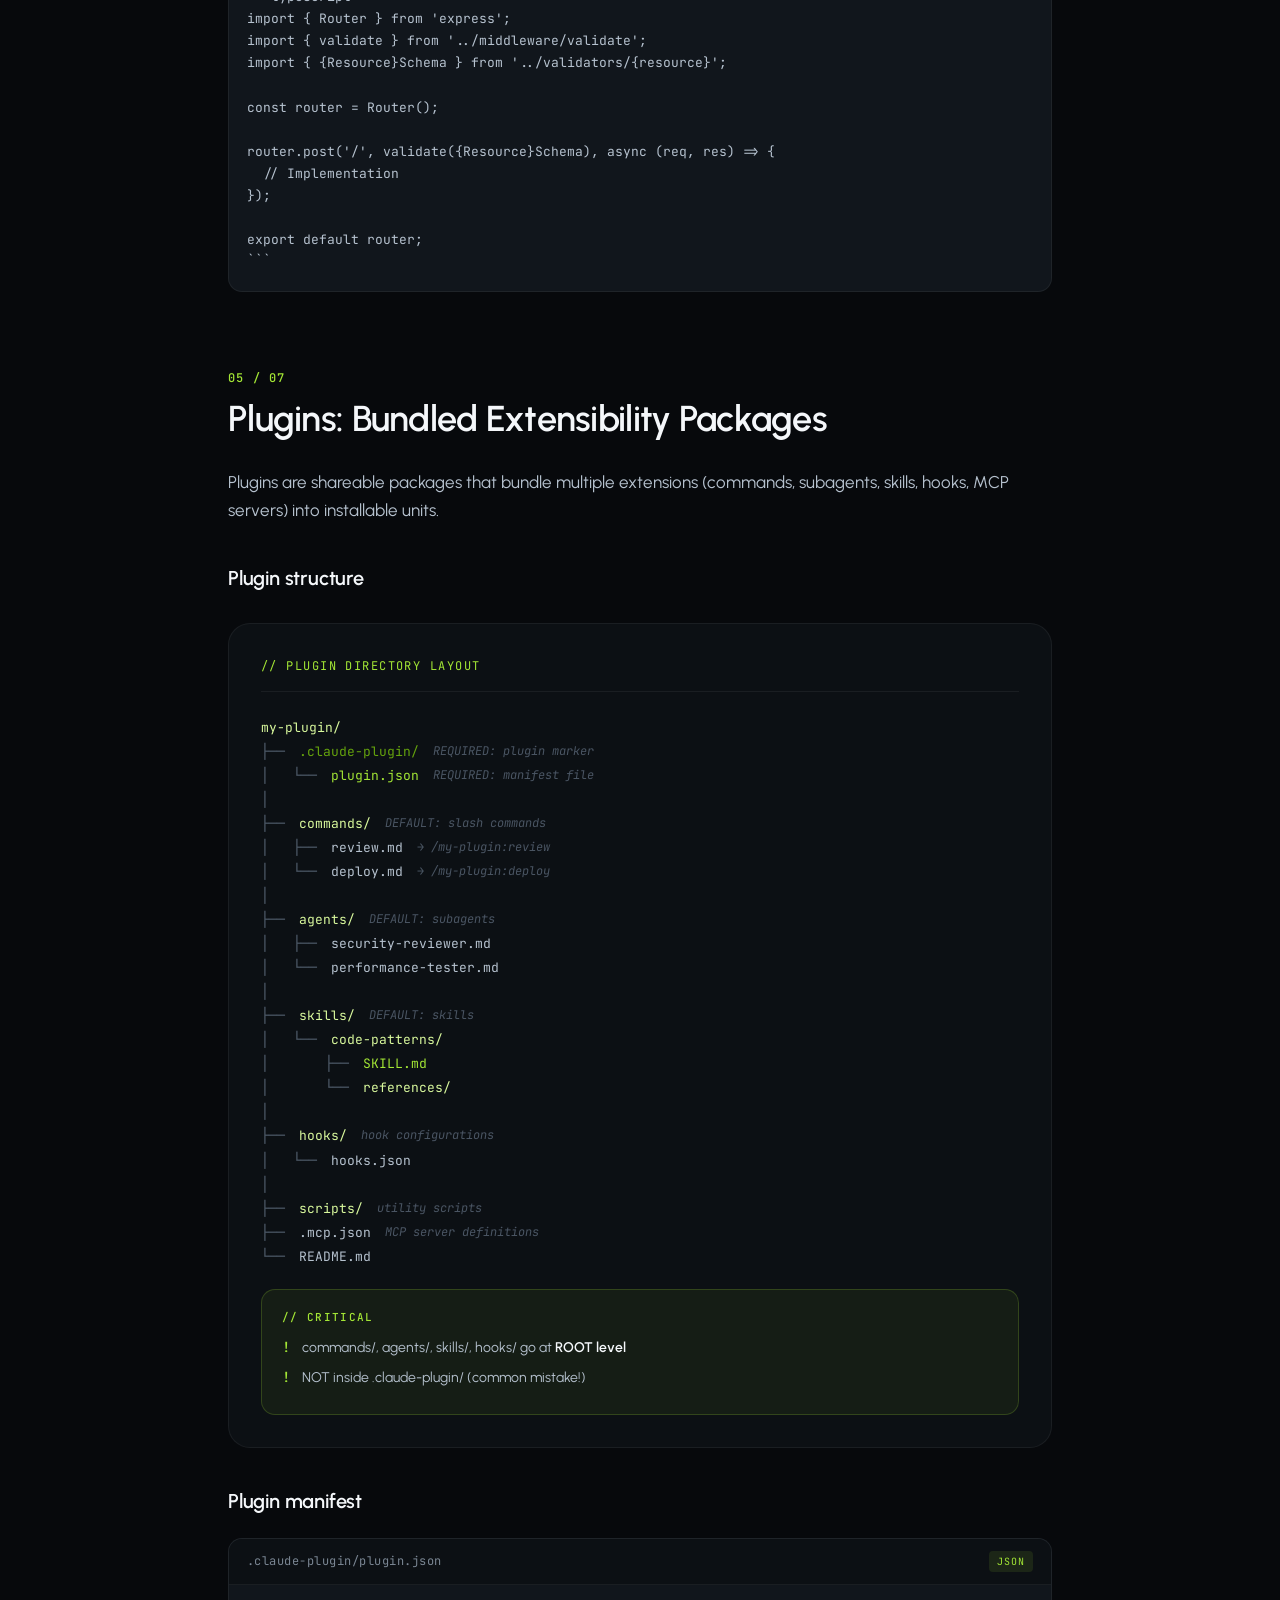
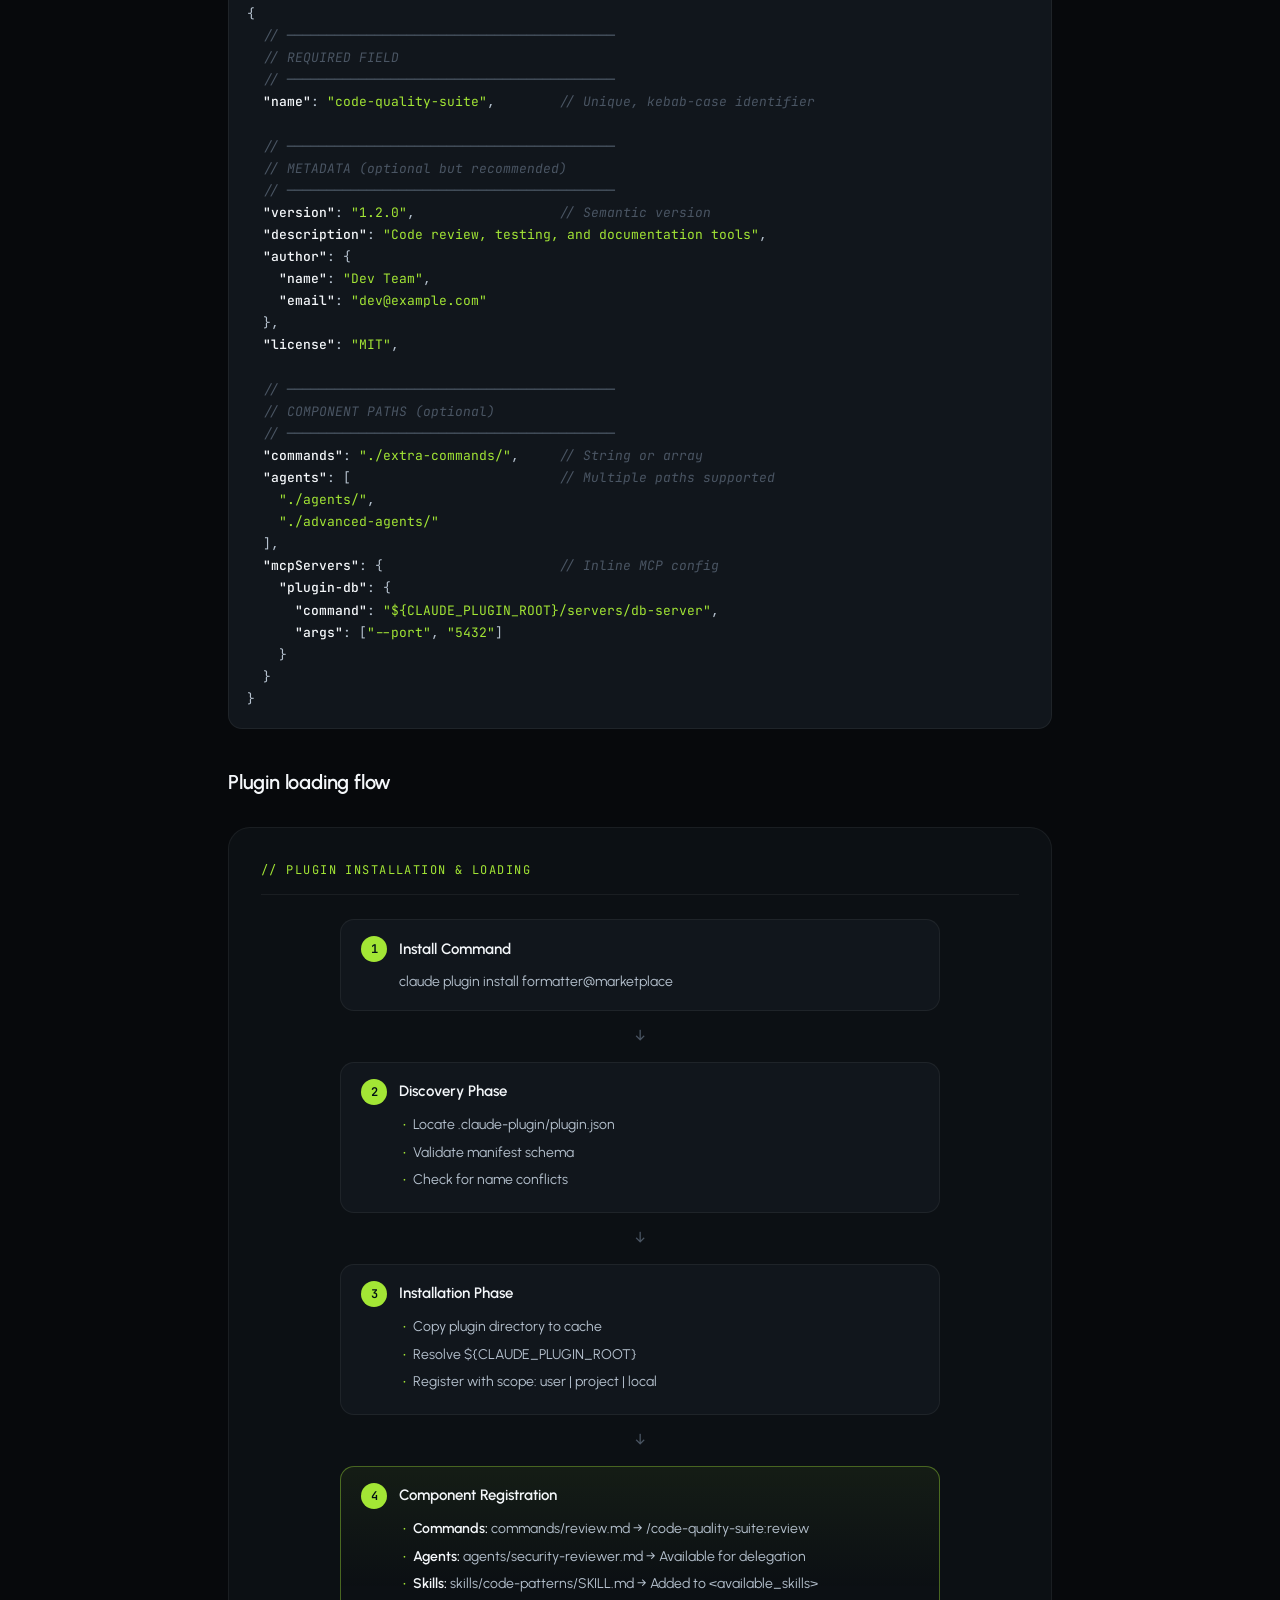
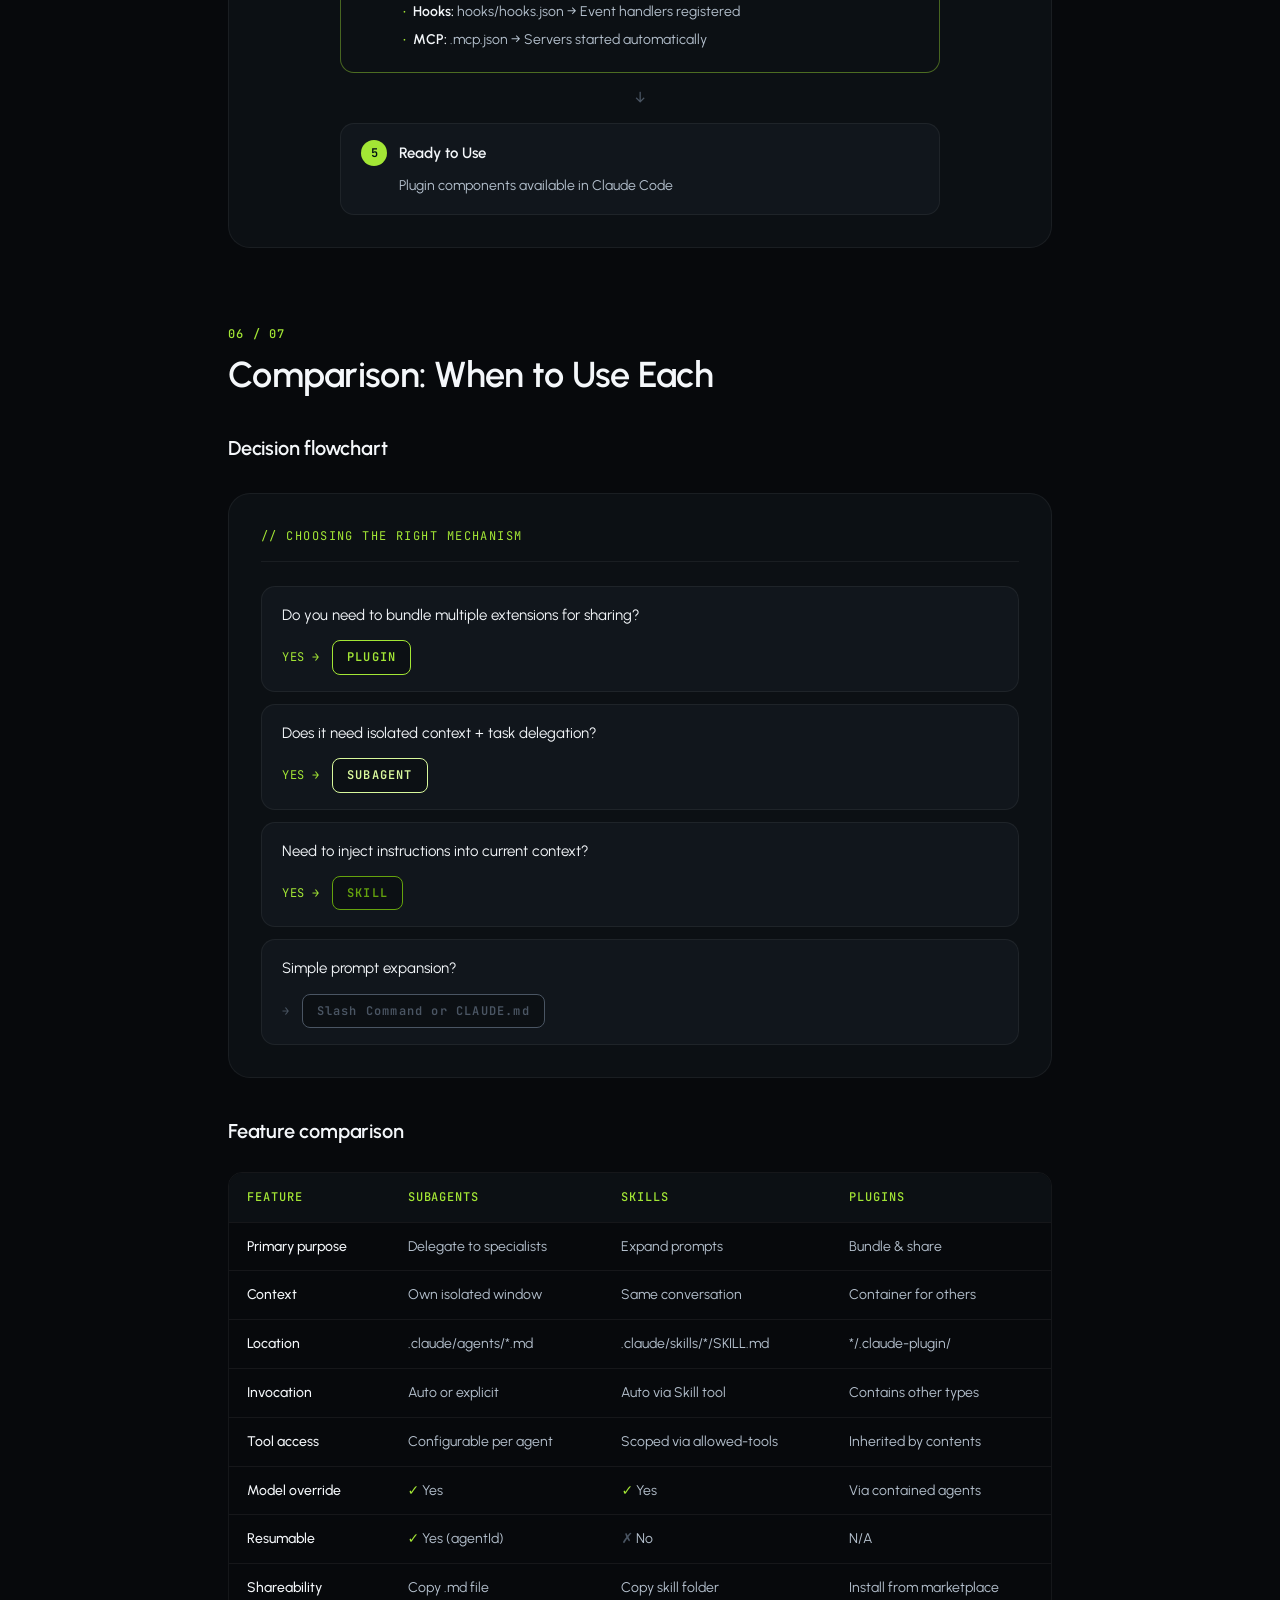
<file: claude-code-extensibility-guide.html>
<!DOCTYPE html>
<html lang="en">
<head>
    <meta charset="UTF-8">
    <meta name="viewport" content="width=device-width, initial-scale=1.0">
    <title>Claude Code Extensibility Guide: Plugins, Subagents & Skills</title>
    <meta name="description" content="Plugins bundle extensions into shareable packages, Subagents provide specialized AI assistants with isolated context, and Skills inject task-specific instructions on demand.">
    <link rel="canonical" href="https://happysathya.github.io/claude-code-extensibility-guide.html">
    <link rel="icon" type="image/png" href="assets/favicon.png">
    <meta property="og:type" content="article">
    <meta property="og:title" content="Claude Code Extensibility Guide: Plugins, Subagents & Skills">
    <meta property="og:description" content="Plugins bundle extensions into shareable packages, Subagents provide specialized AI assistants with isolated context, and Skills inject task-specific instructions on demand.">
    <meta property="og:url" content="https://happysathya.github.io/claude-code-extensibility-guide.html">
    <link rel="preconnect" href="https://fonts.googleapis.com">
    <link rel="preconnect" href="https://fonts.gstatic.com" crossorigin>
    <link href="https://fonts.googleapis.com/css2?family=JetBrains+Mono:wght@400;500;600&family=Urbanist:wght@400;500;600;700&display=swap" rel="stylesheet">
    <style>
        :root {
            --bg-0: #07090c;
            --bg-1: #0c1014;
            --bg-2: #11161c;
            --line: rgba(255, 255, 255, 0.06);
            --line-2: rgba(255, 255, 255, 0.12);
            --ink-0: #f4f7fa;
            --ink-1: #b6c2cf;
            --ink-2: #7a8693;
            --ink-3: #4a5563;
            --cy-1: #d9f99d;
            --cy-2: #a3e635;
            --cy-3: #65a30d;
            --accent-rgb: 163, 230, 53;
            --cy-glow: rgba(var(--accent-rgb), 0.35);
            --font-body: 'Urbanist', ui-sans-serif, system-ui, sans-serif;
            --font-mono: 'JetBrains Mono', ui-monospace, Menlo, monospace;
            --radius-sm: 6px;
            --radius: 14px;
            --radius-lg: 22px;
            --ease: cubic-bezier(0.22, 0.61, 0.36, 1);
            --dur-fast: 180ms;
        }

        * { margin: 0; padding: 0; box-sizing: border-box; }

        body {
            background: var(--bg-0);
            color: var(--ink-0);
            font-family: var(--font-body);
            font-size: 17px;
            line-height: 1.55;
            -webkit-font-smoothing: antialiased;
        }

        a { color: var(--cy-2); text-decoration: none; }

        .mono { font-family: var(--font-mono); letter-spacing: 0.02em; }
        .meta { font-family: var(--font-mono); font-size: 13px; color: var(--ink-2); letter-spacing: 0.06em; text-transform: uppercase; }
        .idx { font-family: var(--font-mono); font-size: 12px; color: var(--cy-2); letter-spacing: 0.1em; }

        .container { width: 100%; max-width: 1200px; margin: 0 auto; padding: 0 24px; }
        @media (min-width: 768px) { .container { padding: 0 48px; } }

        .container-prose { width: 100%; max-width: 920px; margin: 0 auto; padding: 0 24px; }
        @media (min-width: 768px) { .container-prose { padding: 0 48px; } }

        /* Header */
        .site-header { position: sticky; top: 0; z-index: 50; backdrop-filter: blur(12px); -webkit-backdrop-filter: blur(12px); background: rgba(7, 9, 12, 0.72); border-bottom: 1px solid var(--line); }
        .header-row { display: flex; align-items: center; justify-content: space-between; height: 72px; }
        .brand { display: flex; align-items: center; gap: 12px; text-decoration: none; }
        .brand-mark { height: 36px; width: auto; display: block; filter: saturate(1.1); }
        .brand-text { display: flex; flex-direction: column; line-height: 1.1; }
        .brand-text .name { font-size: 15px; font-weight: 600; color: var(--ink-0); letter-spacing: -0.01em; }
        .brand-text .sub { font-family: var(--font-mono); font-size: 11px; color: var(--ink-2); letter-spacing: 0.08em; }
        .nav-links { display: none; align-items: center; gap: 4px; }
        @media (min-width: 900px) { .nav-links { display: flex; } }
        .nav-link { display: inline-flex; align-items: baseline; gap: 6px; padding: 8px 14px; border-radius: 999px; color: var(--ink-1); text-decoration: none; transition: color var(--dur-fast) var(--ease), background var(--dur-fast) var(--ease); }
        .nav-link:hover { color: var(--cy-1); }
        .nav-link.active { color: var(--cy-1); background: rgba(var(--accent-rgb), 0.08); }
        .nav-link .num { font-family: var(--font-mono); font-size: 10px; color: var(--ink-3); }
        .nav-link.active .num { color: var(--cy-2); }
        .nav-link .label { font-size: 14px; font-weight: 500; }
        .header-right { display: none; align-items: center; gap: 12px; }
        @media (min-width: 900px) { .header-right { display: flex; } }
        #utc-clock { font-family: var(--font-mono); font-size: 11px; color: var(--ink-2); }
        .pulse-dot { width: 6px; height: 6px; border-radius: 50%; background: var(--cy-1); box-shadow: 0 0 10px var(--cy-1); animation: pulse-dot 2.2s infinite; }
        @keyframes pulse-dot { 0%, 100% { opacity: 1; } 50% { opacity: 0.35; } }

        /* Hero */
        .section { padding: 120px 0; position: relative; }
        .section.first { padding-top: 160px; padding-bottom: 60px; overflow: hidden; }
        .ambient-bg { position: absolute; inset: 0; pointer-events: none; overflow: hidden; }
        .ambient-glow { position: absolute; inset: 0; background-image: radial-gradient(circle at 50% 0%, rgba(var(--accent-rgb), 0.12), transparent 55%); }
        .ambient-grid { position: absolute; inset: 0; background-image: linear-gradient(rgba(255,255,255,0.035) 1px, transparent 1px), linear-gradient(90deg, rgba(255,255,255,0.035) 1px, transparent 1px); background-size: 48px 48px; -webkit-mask-image: radial-gradient(ellipse at center top, black 30%, transparent 80%); mask-image: radial-gradient(ellipse at center top, black 30%, transparent 80%); }
        .section .container, .section .container-prose { position: relative; }

        .kicker { display: flex; align-items: center; gap: 12px; }
        .kicker .line { width: 24px; height: 1px; background: var(--cy-2); opacity: 0.5; }

        .display-h1 { font-size: clamp(36px, 5.5vw, 64px); line-height: 1.02; font-weight: 600; letter-spacing: -0.03em; text-wrap: balance; color: var(--ink-0); margin-top: 24px; max-width: 860px; }
        .display-h2 { font-size: clamp(28px, 3.4vw, 40px); line-height: 1.1; font-weight: 600; letter-spacing: -0.02em; text-wrap: balance; color: var(--ink-0); }
        .display-h3 { font-size: 22px; line-height: 1.25; font-weight: 600; letter-spacing: -0.01em; color: var(--ink-0); }
        .lede { font-size: 21px; line-height: 1.45; color: var(--ink-1); font-weight: 400; margin-top: 18px; max-width: 760px; }

        /* Article */
        article { padding: 24px 0 48px; font-size: 17px; line-height: 1.7; color: var(--ink-1); }
        article > section { margin-bottom: 80px; }

        article h2 {
            font-size: clamp(28px, 3vw, 36px);
            line-height: 1.15;
            font-weight: 600;
            letter-spacing: -0.02em;
            color: var(--ink-0);
            margin-bottom: 28px;
            text-wrap: balance;
        }
        article h2 .h2-num {
            display: block;
            font-family: var(--font-mono);
            font-size: 12px;
            color: var(--cy-2);
            letter-spacing: 0.1em;
            margin-bottom: 12px;
            font-weight: 500;
        }

        article h3 {
            font-size: 20px;
            font-weight: 600;
            color: var(--ink-0);
            margin: 36px 0 16px;
            letter-spacing: -0.01em;
        }

        article h4 {
            font-family: var(--font-mono);
            font-size: 13px;
            color: var(--cy-2);
            text-transform: uppercase;
            letter-spacing: 0.08em;
            margin: 24px 0 12px;
            font-weight: 500;
        }

        article p { margin-bottom: 16px; color: var(--ink-1); }

        article p code, article li code {
            font-family: var(--font-mono);
            font-size: 0.88em;
            color: var(--cy-1);
            background: rgba(var(--accent-rgb), 0.08);
            padding: 2px 6px;
            border-radius: 4px;
            letter-spacing: 0.01em;
        }

        article strong { color: var(--ink-0); font-weight: 600; }

        /* Diagrams */
        .diagram {
            background: var(--bg-1);
            border: 1px solid var(--line);
            border-radius: var(--radius-lg);
            padding: 32px;
            margin: 28px 0;
            overflow-x: auto;
        }

        .diagram-title {
            font-family: var(--font-mono);
            font-size: 12px;
            color: var(--cy-2);
            letter-spacing: 0.12em;
            text-transform: uppercase;
            margin-bottom: 24px;
            padding-bottom: 14px;
            border-bottom: 1px solid var(--line);
        }

        /* Architecture diagram */
        .arch-diagram { display: flex; flex-direction: column; align-items: center; gap: 24px; }
        .arch-core {
            background: var(--bg-2);
            border: 1.5px solid var(--cy-2);
            border-radius: var(--radius);
            padding: 20px 40px;
            text-align: center;
            width: 100%; max-width: 500px;
        }
        .arch-core-label {
            font-family: var(--font-mono);
            font-size: 13px;
            color: var(--cy-2);
            letter-spacing: 0.12em;
            margin-bottom: 6px;
            font-weight: 500;
        }
        .arch-core-sub { font-size: 14px; color: var(--ink-2); }

        .arch-arrows { display: flex; justify-content: center; gap: 80px; }
        .arch-arrow { display: flex; flex-direction: column; align-items: center; color: var(--ink-3); }
        .arch-arrow svg { width: 22px; height: 38px; }

        .arch-mechanisms { display: grid; grid-template-columns: repeat(3, 1fr); gap: 16px; width: 100%; }
        @media (max-width: 700px) { .arch-mechanisms { grid-template-columns: 1fr; } .arch-arrows { gap: 24px; } }

        .mechanism-box {
            background: var(--bg-2);
            border: 1px solid var(--line-2);
            border-radius: var(--radius);
            padding: 20px;
            text-align: center;
        }
        .mechanism-box.plugins { border-top: 2px solid var(--cy-2); }
        .mechanism-box.subagents { border-top: 2px solid var(--cy-1); }
        .mechanism-box.skills { border-top: 2px solid var(--cy-3); }

        .mechanism-name {
            font-family: var(--font-mono);
            font-size: 12px;
            letter-spacing: 0.12em;
            margin-bottom: 4px;
            font-weight: 500;
        }
        .mechanism-box.plugins .mechanism-name { color: var(--cy-2); }
        .mechanism-box.subagents .mechanism-name { color: var(--cy-1); }
        .mechanism-box.skills .mechanism-name { color: var(--cy-3); }

        .mechanism-role { font-size: 13px; color: var(--ink-3); margin-bottom: 14px; }

        .mechanism-features { text-align: left; font-size: 14px; }
        .mechanism-features li {
            color: var(--ink-1);
            margin-bottom: 6px;
            list-style: none;
            padding-left: 14px;
            position: relative;
        }
        .mechanism-features li::before { content: '·'; position: absolute; left: 4px; color: var(--cy-2); font-weight: 700; }

        .relationship-summary {
            background: var(--bg-2);
            border-radius: var(--radius);
            padding: 20px;
            margin-top: 20px;
            border: 1px solid var(--line);
        }
        .relationship-summary h5 {
            font-family: var(--font-mono);
            font-size: 11px;
            color: var(--ink-3);
            letter-spacing: 0.1em;
            text-transform: uppercase;
            margin-bottom: 12px;
            font-weight: 500;
        }
        .relationship-summary ul { list-style: none; }
        .relationship-summary li {
            font-size: 14px;
            color: var(--ink-1);
            margin-bottom: 6px;
            padding-left: 20px;
            position: relative;
        }
        .relationship-summary li::before { content: '→'; position: absolute; left: 0; color: var(--cy-2); }

        /* Tree */
        .tree { font-family: var(--font-mono); font-size: 13px; line-height: 1.85; }
        .tree-item { display: flex; align-items: flex-start; gap: 6px; }
        .tree-indent { color: var(--ink-3); white-space: pre; }
        .tree-name { color: var(--ink-1); }
        .tree-name.folder { color: var(--cy-1); }
        .tree-name.file { color: var(--ink-1); }
        .tree-name.required { color: var(--cy-2); }
        .tree-name.marker { color: var(--cy-3); }
        .tree-comment { color: var(--ink-3); font-size: 12px; margin-left: 8px; font-style: italic; }

        /* Code blocks */
        .code-block {
            background: var(--bg-2);
            border: 1px solid var(--line);
            border-radius: var(--radius);
            overflow: hidden;
            margin: 20px 0;
        }
        .code-header {
            background: var(--bg-1);
            padding: 12px 18px;
            font-family: var(--font-mono);
            font-size: 12px;
            color: var(--ink-2);
            border-bottom: 1px solid var(--line);
            display: flex;
            justify-content: space-between;
            align-items: center;
            letter-spacing: 0.04em;
        }
        .code-lang {
            background: rgba(var(--accent-rgb), 0.1);
            padding: 2px 8px;
            border-radius: 4px;
            font-size: 10px;
            text-transform: uppercase;
            letter-spacing: 0.1em;
            color: var(--cy-2);
        }
        .code-content { padding: 18px; overflow-x: auto; }
        pre {
            font-family: var(--font-mono);
            font-size: 13px;
            line-height: 1.7;
            color: var(--ink-1);
        }

        .code-comment { color: var(--ink-3); font-style: italic; }
        .code-keyword { color: var(--cy-1); font-weight: 500; }
        .code-string { color: var(--cy-2); }
        .code-property { color: var(--ink-0); font-weight: 500; }
        .code-value { color: var(--cy-3); }
        .code-annotation { color: var(--ink-3); font-style: italic; }

        /* Flow diagrams */
        .flow-diagram { display: flex; flex-direction: column; align-items: center; gap: 10px; }
        .flow-step {
            background: var(--bg-2);
            border: 1px solid var(--line);
            border-radius: var(--radius);
            padding: 16px 20px;
            width: 100%; max-width: 600px;
        }
        .flow-step.highlight {
            border-color: rgba(var(--accent-rgb), 0.4);
            background: linear-gradient(180deg, rgba(var(--accent-rgb), 0.06), transparent 60%);
        }
        .flow-step-header { display: flex; align-items: center; gap: 12px; margin-bottom: 8px; }
        .flow-step-number {
            background: var(--cy-2);
            color: #001014;
            width: 26px; height: 26px;
            border-radius: 50%;
            display: grid; place-items: center;
            font-family: var(--font-mono);
            font-size: 12px;
            font-weight: 600;
            flex-shrink: 0;
        }
        .flow-step-title { font-weight: 600; font-size: 15px; color: var(--ink-0); }
        .flow-step-content { font-size: 14px; color: var(--ink-1); padding-left: 38px; }
        .flow-step-content ul { list-style: none; margin-top: 8px; }
        .flow-step-content li { margin-bottom: 4px; padding-left: 14px; position: relative; }
        .flow-step-content li::before { content: '·'; position: absolute; left: 4px; color: var(--cy-2); font-weight: 700; }
        .flow-arrow { color: var(--ink-3); font-size: 18px; }

        /* Tables */
        .table-wrapper {
            overflow-x: auto;
            margin: 24px 0;
            border-radius: var(--radius);
            border: 1px solid var(--line);
        }
        table { width: 100%; border-collapse: collapse; font-size: 14px; }
        thead { background: var(--bg-1); }
        th {
            text-align: left;
            padding: 14px 18px;
            font-family: var(--font-mono);
            font-weight: 500;
            color: var(--cy-2);
            border-bottom: 1px solid var(--line);
            font-size: 12px;
            text-transform: uppercase;
            letter-spacing: 0.08em;
        }
        td {
            padding: 12px 18px;
            border-bottom: 1px solid var(--line);
            color: var(--ink-1);
            vertical-align: top;
        }
        tr:last-child td { border-bottom: none; }
        tbody tr:hover { background: var(--bg-1); }
        td:first-child { color: var(--ink-0); font-weight: 500; }

        .check { color: var(--cy-2); font-weight: 700; }
        .cross { color: var(--ink-3); }

        /* Decision tree */
        .decision-tree { display: flex; flex-direction: column; gap: 12px; }
        .decision-node { display: flex; align-items: flex-start; gap: 12px; }
        .decision-question { background: var(--bg-2); border: 1px solid var(--line); border-radius: var(--radius); padding: 16px 20px; flex: 1; }
        .decision-question-text { font-size: 15px; color: var(--ink-0); margin-bottom: 12px; }
        .decision-branches { display: flex; gap: 12px; align-items: center; flex-wrap: wrap; }
        .decision-branch { display: flex; align-items: center; gap: 6px; font-family: var(--font-mono); font-size: 12px; letter-spacing: 0.05em; }
        .decision-branch.yes { color: var(--cy-2); }
        .decision-branch.no { color: var(--ink-3); }
        .decision-result {
            background: var(--bg-1);
            border: 1.5px solid;
            border-radius: 8px;
            padding: 6px 14px;
            font-family: var(--font-mono);
            font-weight: 600;
            font-size: 12px;
            letter-spacing: 0.1em;
        }
        .decision-result.plugin { border-color: var(--cy-2); color: var(--cy-2); }
        .decision-result.subagent { border-color: var(--cy-1); color: var(--cy-1); }
        .decision-result.skill { border-color: var(--cy-3); color: var(--cy-3); }
        .decision-result.other { border-color: var(--ink-3); color: var(--ink-3); }

        /* Best practices */
        .best-practices { display: grid; gap: 16px; }
        .practice-card { background: var(--bg-1); border: 1px solid var(--line); border-radius: var(--radius-lg); padding: 28px; }
        .practice-card .practice-title {
            font-family: var(--font-mono);
            font-size: 12px;
            letter-spacing: 0.12em;
            text-transform: uppercase;
            margin-bottom: 18px;
            font-weight: 500;
        }
        .practice-card.plugins .practice-title { color: var(--cy-2); }
        .practice-card.subagents .practice-title { color: var(--cy-1); }
        .practice-card.skills .practice-title { color: var(--cy-3); }
        .practice-columns { display: grid; grid-template-columns: 1fr 1fr; gap: 24px; }
        @media (max-width: 700px) { .practice-columns { grid-template-columns: 1fr; } }

        .practice-do, .practice-dont { font-size: 14px; }
        .practice-do h5, .practice-dont h5 {
            font-family: var(--font-mono);
            font-size: 11px;
            letter-spacing: 0.1em;
            text-transform: uppercase;
            margin-bottom: 12px;
            font-weight: 500;
        }
        .practice-do h5 { color: var(--cy-2); }
        .practice-dont h5 { color: var(--ink-3); }
        .practice-do ul, .practice-dont ul { list-style: none; }
        .practice-do li, .practice-dont li {
            margin-bottom: 8px;
            padding-left: 20px;
            position: relative;
            color: var(--ink-1);
            line-height: 1.55;
        }
        .practice-do li::before { content: '+'; position: absolute; left: 0; color: var(--cy-2); font-family: var(--font-mono); font-weight: 600; }
        .practice-dont li::before { content: '−'; position: absolute; left: 0; color: var(--ink-3); font-family: var(--font-mono); font-weight: 600; }

        .error-table td:first-child { color: var(--cy-2); font-family: var(--font-mono); font-size: 13px; }

        /* Skill levels */
        .skill-levels { display: flex; flex-direction: column; gap: 14px; }
        .skill-level {
            background: var(--bg-2);
            border: 1px solid var(--line);
            border-radius: var(--radius);
            padding: 20px;
            position: relative;
        }
        .skill-level::before { content: ''; position: absolute; left: 0; top: 0; bottom: 0; width: 3px; border-radius: var(--radius) 0 0 var(--radius); }
        .skill-level.level-1::before { background: var(--cy-1); }
        .skill-level.level-2::before { background: var(--cy-2); }
        .skill-level.level-3::before { background: var(--cy-3); }
        .skill-level-header { display: flex; align-items: center; gap: 12px; margin-bottom: 10px; flex-wrap: wrap; }
        .skill-level-badge {
            font-family: var(--font-mono);
            font-size: 10px;
            font-weight: 500;
            text-transform: uppercase;
            letter-spacing: 0.1em;
            padding: 3px 8px;
            border-radius: 4px;
        }
        .level-1 .skill-level-badge { background: rgba(217, 249, 157, 0.12); color: var(--cy-1); }
        .level-2 .skill-level-badge { background: rgba(var(--accent-rgb), 0.12); color: var(--cy-2); }
        .level-3 .skill-level-badge { background: rgba(101, 163, 13, 0.18); color: var(--cy-3); }
        .skill-level-title { font-weight: 600; font-size: 15px; color: var(--ink-0); }
        .skill-level-desc { font-size: 14px; color: var(--ink-1); margin-bottom: 10px; }
        .skill-level-code {
            background: var(--bg-0);
            border-radius: var(--radius-sm);
            padding: 12px;
            font-family: var(--font-mono);
            font-size: 12px;
            color: var(--ink-2);
            overflow-x: auto;
            white-space: pre;
            line-height: 1.6;
        }
        .connector { display: flex; align-items: center; justify-content: center; gap: 12px; padding: 4px 0; color: var(--ink-3); font-family: var(--font-mono); font-size: 12px; }
        .connector-line { height: 1px; width: 40px; background: var(--line-2); }

        .use-case-table td:nth-child(2) { font-family: var(--font-mono); font-size: 12px; letter-spacing: 0.06em; text-transform: uppercase; font-weight: 500; }
        .use-case-table .plugin { color: var(--cy-2); }
        .use-case-table .subagent { color: var(--cy-1); }
        .use-case-table .skill { color: var(--cy-3); }

        .callout-critical {
            margin-top: 20px;
            background: rgba(var(--accent-rgb), 0.06);
            border: 1px solid rgba(var(--accent-rgb), 0.2);
            border-radius: var(--radius);
            padding: 18px 20px;
        }
        .callout-critical h5 {
            font-family: var(--font-mono);
            font-size: 11px;
            letter-spacing: 0.12em;
            color: var(--cy-2);
            margin-bottom: 10px;
            text-transform: uppercase;
            font-weight: 500;
        }
        .callout-critical ul { list-style: none; }
        .callout-critical li { font-size: 14px; color: var(--ink-1); margin-bottom: 6px; padding-left: 20px; position: relative; }
        .callout-critical li::before { content: '!'; position: absolute; left: 0; color: var(--cy-2); font-family: var(--font-mono); font-weight: 600; }

        /* CTA strip */
        .cta-strip { position: relative; overflow: hidden; border-radius: var(--radius-lg); padding: 48px 32px; border: 1px solid var(--line-2); background: linear-gradient(180deg, rgba(var(--accent-rgb), 0.08) 0%, transparent 100%); margin-top: 56px; }
        @media (min-width: 768px) { .cta-strip { padding: 64px 48px; } }
        .cta-strip::before { content: ''; position: absolute; inset: 0; pointer-events: none; background-image: linear-gradient(rgba(255,255,255,0.04) 1px, transparent 1px), linear-gradient(90deg, rgba(255,255,255,0.04) 1px, transparent 1px); background-size: 40px 40px; -webkit-mask-image: radial-gradient(ellipse at 80% 50%, black 20%, transparent 75%); mask-image: radial-gradient(ellipse at 80% 50%, black 20%, transparent 75%); }
        .cta-strip .row { position: relative; display: flex; flex-direction: column; gap: 32px; }
        @media (min-width: 768px) { .cta-strip .row { flex-direction: row; align-items: center; justify-content: space-between; } }
        .cta-strip h3 { font-size: clamp(22px, 2.6vw, 28px); line-height: 1.2; font-weight: 600; letter-spacing: -0.01em; color: var(--ink-0); max-width: 640px; }
        .cta-strip p { margin-top: 12px; max-width: 520px; color: var(--ink-1); font-size: 17px; }

        /* Buttons */
        .btn { display: inline-flex; align-items: center; gap: 10px; padding: 14px 22px; border-radius: 999px; font: 500 15px/1 var(--font-body); letter-spacing: 0.01em; border: 1px solid var(--line-2); color: var(--ink-0); background: transparent; cursor: pointer; text-decoration: none; transition: background var(--dur-fast) var(--ease), border-color var(--dur-fast) var(--ease), box-shadow var(--dur-fast) var(--ease); }
        .btn:hover { background: rgba(255, 255, 255, 0.04); border-color: var(--ink-2); }
        .btn-primary { border-color: transparent; background: var(--cy-2); color: #001014; box-shadow: 0 0 0 0 var(--cy-glow); }
        .btn-primary:hover { background: var(--cy-1); box-shadow: 0 0 40px -6px var(--cy-glow); }

        /* Footer */
        footer { margin-top: 100px; border-top: 1px solid var(--line); background: var(--bg-0); }
        .footer-grid { padding: 64px 0 40px; display: grid; gap: 48px; grid-template-columns: 1fr; }
        @media (min-width: 768px) { .footer-grid { grid-template-columns: 2fr 1fr 1fr; } }
        .footer-col-title { margin-bottom: 20px; color: var(--ink-3); }
        .footer-list { list-style: none; display: flex; flex-direction: column; gap: 12px; }
        .footer-list a { color: var(--ink-1); font-size: 14px; transition: color var(--dur-fast) var(--ease); }
        .footer-list a:hover { color: var(--cy-1); }
        .footer-entity { list-style: none; display: flex; flex-direction: column; gap: 12px; }
        .footer-entity li { font-family: var(--font-mono); font-size: 12px; color: var(--ink-2); }
        .footer-bottom { padding: 24px 0 48px; border-top: 1px solid var(--line); display: flex; flex-direction: column; gap: 16px; align-items: flex-start; }
        @media (min-width: 640px) { .footer-bottom { flex-direction: row; justify-content: space-between; align-items: center; } }
        .footer-bottom .copy, .footer-bottom .version { font-family: var(--font-mono); font-size: 11px; color: var(--ink-3); letter-spacing: 0.06em; text-transform: uppercase; }

        @media (prefers-reduced-motion: reduce) { *, *::before, *::after { animation-duration: 0.01ms !important; transition-duration: 0.01ms !important; } }
    </style>
</head>
<body>

<header class="site-header">
    <div class="container">
        <div class="header-row">
            <a href="/" class="brand" aria-label="Happysathya home">
                <img src="assets/logo.png" alt="" class="brand-mark">
                <span class="brand-text">
                    <span class="name">Happysathya</span>
                    <span class="sub">BLOG · BE</span>
                </span>
            </a>
            <nav class="nav-links">
                <a href="index.html" class="nav-link"><span class="num">00</span><span class="label">Blog</span></a>
                <a href="https://happysathya.com" target="_blank" rel="noopener" class="nav-link"><span class="num">01</span><span class="label">happysathya.com ↗</span></a>
                <a href="https://www.linkedin.com/in/happysathya/" target="_blank" rel="noopener" class="nav-link"><span class="num">02</span><span class="label">LinkedIn ↗</span></a>
            </nav>
            <div class="header-right">
                <span id="utc-clock">--:--:-- UTC</span>
                <span aria-hidden="true" class="pulse-dot"></span>
            </div>
        </div>
    </div>
</header>

<section class="section first">
    <div class="ambient-bg" aria-hidden="true">
        <div class="ambient-glow"></div>
        <div class="ambient-grid"></div>
    </div>
    <div class="container-prose">
        <div class="kicker">
            <span class="idx">a01</span>
            <span class="line"></span>
            <span class="meta">CLAUDE CODE · JAN 2026</span>
        </div>
        <h1 class="display-h1">Claude Code Extensibility Guide</h1>
        <p class="lede">A visual guide to Plugins, Subagents, and Skills -- the three mechanisms for extending Claude Code's capabilities.</p>
    </div>
</section>

<article class="container-prose">

    <section id="overview">
        <h2><span class="h2-num">01 / 07</span>How the Three Mechanisms Relate</h2>
        <p>Claude Code offers three complementary systems for extending its capabilities. Plugins bundle multiple extensions into shareable packages, subagents provide specialized AI assistants with isolated context, and skills inject task-specific instructions on demand.</p>

        <div class="diagram">
            <div class="diagram-title">// Architecture overview</div>
            <div class="arch-diagram">
                <div class="arch-core">
                    <div class="arch-core-label">CLAUDE CODE CORE</div>
                    <div class="arch-core-sub">System Prompt + Tools</div>
                </div>
                <div class="arch-arrows">
                    <div class="arch-arrow"><svg viewBox="0 0 24 40" fill="none"><path d="M12 0 L12 30 M6 24 L12 30 L18 24" stroke="currentColor" stroke-width="2"/></svg></div>
                    <div class="arch-arrow"><svg viewBox="0 0 24 40" fill="none"><path d="M12 0 L12 30 M6 24 L12 30 L18 24" stroke="currentColor" stroke-width="2"/></svg></div>
                    <div class="arch-arrow"><svg viewBox="0 0 24 40" fill="none"><path d="M12 0 L12 30 M6 24 L12 30 L18 24" stroke="currentColor" stroke-width="2"/></svg></div>
                </div>
                <div class="arch-mechanisms">
                    <div class="mechanism-box plugins">
                        <div class="mechanism-name">PLUGINS</div>
                        <div class="mechanism-role">Bundles</div>
                        <ul class="mechanism-features">
                            <li>Commands</li>
                            <li>Agents</li>
                            <li>Skills</li>
                            <li>Hooks</li>
                            <li>MCP servers</li>
                        </ul>
                    </div>
                    <div class="mechanism-box subagents">
                        <div class="mechanism-name">SUBAGENTS</div>
                        <div class="mechanism-role">Delegates</div>
                        <ul class="mechanism-features">
                            <li>Own context</li>
                            <li>Own tools</li>
                            <li>Specialized expertise</li>
                            <li>Resumable sessions</li>
                        </ul>
                    </div>
                    <div class="mechanism-box skills">
                        <div class="mechanism-name">SKILLS</div>
                        <div class="mechanism-role">Expands</div>
                        <ul class="mechanism-features">
                            <li>Prompt injection</li>
                            <li>Scripts</li>
                            <li>References</li>
                            <li>Tool scoping</li>
                        </ul>
                    </div>
                </div>
            </div>
            <div class="relationship-summary">
                <h5>// Relationship summary</h5>
                <ul>
                    <li>Plugins <strong>contain</strong> subagents, skills, hooks, commands, and MCP servers</li>
                    <li>Subagents <strong>can load</strong> skills via the "skills:" frontmatter field</li>
                    <li>Skills <strong>expand</strong> prompts with context-specific instructions</li>
                    <li>All three <strong>can be used</strong> independently or together</li>
                </ul>
            </div>
        </div>
    </section>

    <section id="directory">
        <h2><span class="h2-num">02 / 07</span>Directory Structure</h2>
        <p>All extensions live under the <code>.claude/</code> directory at your project root, with optional user-level extensions in <code>~/.claude/</code>.</p>

        <div class="diagram">
            <div class="diagram-title">// Project directory layout</div>
            <div class="tree">
                <div class="tree-item"><span class="tree-name folder">project-root/</span></div>
                <div class="tree-item"><span class="tree-indent">├── </span><span class="tree-name folder">.claude/</span></div>
                <div class="tree-item"><span class="tree-indent">│   ├── </span><span class="tree-name folder">agents/</span><span class="tree-comment">project subagents</span></div>
                <div class="tree-item"><span class="tree-indent">│   │   ├── </span><span class="tree-name file">code-reviewer.md</span></div>
                <div class="tree-item"><span class="tree-indent">│   │   ├── </span><span class="tree-name file">test-runner.md</span></div>
                <div class="tree-item"><span class="tree-indent">│   │   └── </span><span class="tree-name file">debugger.md</span></div>
                <div class="tree-item"><span class="tree-indent">│   │</span></div>
                <div class="tree-item"><span class="tree-indent">│   ├── </span><span class="tree-name folder">skills/</span><span class="tree-comment">project skills</span></div>
                <div class="tree-item"><span class="tree-indent">│   │   ├── </span><span class="tree-name folder">pdf/</span></div>
                <div class="tree-item"><span class="tree-indent">│   │   │   ├── </span><span class="tree-name required">SKILL.md</span><span class="tree-comment">required: skill definition</span></div>
                <div class="tree-item"><span class="tree-indent">│   │   │   ├── </span><span class="tree-name folder">scripts/</span></div>
                <div class="tree-item"><span class="tree-indent">│   │   │   └── </span><span class="tree-name folder">references/</span></div>
                <div class="tree-item"><span class="tree-indent">│   │   └── </span><span class="tree-name folder">commit-messages/</span></div>
                <div class="tree-item"><span class="tree-indent">│   │       └── </span><span class="tree-name required">SKILL.md</span></div>
                <div class="tree-item"><span class="tree-indent">│   │</span></div>
                <div class="tree-item"><span class="tree-indent">│   ├── </span><span class="tree-name folder">commands/</span><span class="tree-comment">slash commands</span></div>
                <div class="tree-item"><span class="tree-indent">│   │   ├── </span><span class="tree-name file">deploy.md</span></div>
                <div class="tree-item"><span class="tree-indent">│   │   └── </span><span class="tree-name file">lint.md</span></div>
                <div class="tree-item"><span class="tree-indent">│   │</span></div>
                <div class="tree-item"><span class="tree-indent">│   └── </span><span class="tree-name file">settings.json</span></div>
                <div class="tree-item"><span class="tree-indent">│</span></div>
                <div class="tree-item"><span class="tree-indent">├── </span><span class="tree-name marker">.claude-plugin/</span><span class="tree-comment">plugin marker (if this IS a plugin)</span></div>
                <div class="tree-item"><span class="tree-indent">│   └── </span><span class="tree-name required">plugin.json</span><span class="tree-comment">plugin manifest</span></div>
                <div class="tree-item"><span class="tree-indent">│</span></div>
                <div class="tree-item"><span class="tree-indent">└── </span><span class="tree-name file">.mcp.json</span><span class="tree-comment">MCP server configs</span></div>
            </div>
        </div>

        <div class="diagram">
            <div class="diagram-title">// User-level locations (~/.claude/)</div>
            <div class="tree">
                <div class="tree-item"><span class="tree-name folder">~/.claude/</span><span class="tree-comment">applies to all projects</span></div>
                <div class="tree-item"><span class="tree-indent">├── </span><span class="tree-name folder">agents/</span><span class="tree-comment">user subagents</span></div>
                <div class="tree-item"><span class="tree-indent">├── </span><span class="tree-name folder">skills/</span><span class="tree-comment">user skills</span></div>
                <div class="tree-item"><span class="tree-indent">├── </span><span class="tree-name folder">commands/</span><span class="tree-comment">user slash commands</span></div>
                <div class="tree-item"><span class="tree-indent">└── </span><span class="tree-name file">settings.json</span></div>
            </div>
        </div>
    </section>

    <section id="subagents">
        <h2><span class="h2-num">03 / 07</span>Subagents: Specialized AI Assistants</h2>
        <p>Subagents are pre-configured AI personalities that Claude delegates tasks to. Each subagent operates in its own context window with specific tools and expertise.</p>

        <h3>What problem they solve</h3>
        <div class="table-wrapper">
            <table>
                <thead><tr><th>Problem</th><th>How Subagents Help</th></tr></thead>
                <tbody>
                    <tr><td>Context pollution</td><td>Each runs in isolated context window</td></tr>
                    <tr><td>Repetitive instructions</td><td>Define expertise once, reuse everywhere</td></tr>
                    <tr><td>Tool sprawl</td><td>Limit each subagent to relevant tools only</td></tr>
                    <tr><td>Team consistency</td><td>Share via version control</td></tr>
                </tbody>
            </table>
        </div>

        <h3>File format</h3>
        <div class="code-block">
            <div class="code-header">
                <span>.claude/agents/code-reviewer.md</span>
                <span class="code-lang">markdown</span>
            </div>
            <div class="code-content">
<pre><span class="code-comment">---</span>
<span class="code-property">name:</span> <span class="code-string">code-reviewer</span>              <span class="code-annotation"># REQUIRED: lowercase-with-hyphens</span>
<span class="code-property">description:</span> <span class="code-keyword">></span>                   <span class="code-annotation"># REQUIRED: When to invoke this agent</span>
  <span class="code-string">Expert code reviewer. Use PROACTIVELY after any code changes
  to check quality and security.</span>
<span class="code-property">tools:</span> <span class="code-string">Read, Grep, Glob, Bash</span>    <span class="code-annotation"># OPTIONAL: Limits available tools</span>
<span class="code-property">model:</span> <span class="code-string">inherit</span>                   <span class="code-annotation"># OPTIONAL: sonnet|opus|haiku|inherit</span>
<span class="code-property">permissionMode:</span> <span class="code-string">default</span>          <span class="code-annotation"># OPTIONAL: How to handle permissions</span>
<span class="code-property">skills:</span> <span class="code-string">project-conventions</span>      <span class="code-annotation"># OPTIONAL: Skills to auto-load</span>
<span class="code-comment">---</span>

<span class="code-comment">&lt;!-- BODY: The subagent's system prompt --&gt;</span>

You are a senior code reviewer ensuring high standards.

<span class="code-keyword">## When Invoked</span>
1. Run `git diff` to see recent changes
2. Focus on modified files only
3. Begin review immediately

<span class="code-keyword">## Review Checklist</span>
- [ ] Code is simple and readable
- [ ] No duplicated logic
- [ ] Proper error handling
- [ ] No exposed secrets or API keys
- [ ] Input validation implemented

<span class="code-keyword">## Output Format</span>
Organize feedback by priority:
- <span class="code-value">Critical</span> (must fix before merge)
- <span class="code-value">Warning</span> (should address)
- <span class="code-value">Suggestion</span> (nice to have)</pre>
            </div>
        </div>

        <h3>Invocation flow</h3>
        <div class="diagram">
            <div class="diagram-title">// Subagent invocation flow</div>
            <div class="flow-diagram">
                <div class="flow-step">
                    <div class="flow-step-header"><span class="flow-step-number">1</span><span class="flow-step-title">User Request or Automatic Match</span></div>
                    <div class="flow-step-content">User: "Review my code changes" → Claude matches task to agent description</div>
                </div>
                <div class="flow-arrow">↓</div>
                <div class="flow-step">
                    <div class="flow-step-header"><span class="flow-step-number">2</span><span class="flow-step-title">Discovery</span></div>
                    <div class="flow-step-content">Scans .claude/agents/ for matching agent configs</div>
                </div>
                <div class="flow-arrow">↓</div>
                <div class="flow-step highlight">
                    <div class="flow-step-header"><span class="flow-step-number">3</span><span class="flow-step-title">Spawn Subagent</span></div>
                    <div class="flow-step-content">
                        <ul>
                            <li>Create new context window (isolated)</li>
                            <li>Load system prompt from markdown body</li>
                            <li>Restrict tools to: Read, Grep, Glob, Bash</li>
                            <li>Auto-load skill: project-conventions</li>
                            <li>Assign agentId for resume capability</li>
                        </ul>
                    </div>
                </div>
                <div class="flow-arrow">↓</div>
                <div class="flow-step">
                    <div class="flow-step-header"><span class="flow-step-number">4</span><span class="flow-step-title">Execute</span></div>
                    <div class="flow-step-content">Subagent runs git diff, reads files, applies checklist, formats findings</div>
                </div>
                <div class="flow-arrow">↓</div>
                <div class="flow-step">
                    <div class="flow-step-header"><span class="flow-step-number">5</span><span class="flow-step-title">Return Results</span></div>
                    <div class="flow-step-content">Review findings injected into main conversation; agentId saved for potential resume</div>
                </div>
            </div>
        </div>

        <h3>Real-world examples</h3>
        <h4>Test runner subagent</h4>
        <div class="code-block">
            <div class="code-header"><span>.claude/agents/test-runner.md</span><span class="code-lang">markdown</span></div>
            <div class="code-content">
<pre><span class="code-comment">---</span>
<span class="code-property">name:</span> <span class="code-string">test-runner</span>
<span class="code-property">description:</span> <span class="code-string">Run tests and fix failures. Use PROACTIVELY after code changes.</span>
<span class="code-property">tools:</span> <span class="code-string">Read, Edit, Bash, Glob</span>
<span class="code-comment">---</span>

You are a test automation expert.

<span class="code-keyword">## Process</span>
1. Detect test framework: `package.json` → Jest/Vitest, `pytest.ini` → pytest
2. Run appropriate command: `npm test` or `pytest -v`
3. If failures occur:
   - Analyze stack traces
   - Identify root cause
   - Fix while preserving test intent
4. Re-run to confirm fix

<span class="code-keyword">## Key Principle</span>
Never modify tests to make them pass. Fix the code they're testing.</pre>
            </div>
        </div>

        <h4>Documentation generator subagent</h4>
        <div class="code-block">
            <div class="code-header"><span>.claude/agents/doc-generator.md</span><span class="code-lang">markdown</span></div>
            <div class="code-content">
<pre><span class="code-comment">---</span>
<span class="code-property">name:</span> <span class="code-string">doc-generator</span>
<span class="code-property">description:</span> <span class="code-string">Generate API docs and README files. Use when creating documentation.</span>
<span class="code-property">tools:</span> <span class="code-string">Read, Write, Grep, Glob</span>
<span class="code-property">model:</span> <span class="code-string">opus</span>
<span class="code-comment">---</span>

You are a technical writer specializing in developer documentation.

<span class="code-keyword">## When Generating API Docs</span>
1. Scan for exported functions/classes
2. Extract JSDoc/docstrings
3. Generate OpenAPI spec or markdown tables
4. Include code examples for each endpoint

<span class="code-keyword">## README Structure</span>
- Quick start (under 5 minutes)
- Installation options
- Configuration reference
- Common use cases with examples</pre>
            </div>
        </div>
    </section>

    <section id="skills">
        <h2><span class="h2-num">04 / 07</span>Skills: On-Demand Prompt Expansion</h2>
        <p>Skills are markdown files that teach Claude specific tasks. Unlike subagents, skills expand the current context rather than spawning new assistants. They use progressive disclosure to load only what's needed.</p>

        <h3>The three-level architecture</h3>
        <div class="diagram">
            <div class="diagram-title">// Skill progressive disclosure</div>
            <div class="skill-levels">
                <div class="skill-level level-1">
                    <div class="skill-level-header"><span class="skill-level-badge">Level 1</span><span class="skill-level-title">Metadata (~100 tokens per skill)</span></div>
                    <div class="skill-level-desc">Loaded at startup into system prompt</div>
                    <div class="skill-level-code">&lt;available_skills&gt;
  &lt;skill&gt;
    &lt;n&gt;pdf&lt;/n&gt;
    &lt;description&gt;Extract and analyze PDFs&lt;/description&gt;
  &lt;/skill&gt;
  &lt;skill&gt;
    &lt;n&gt;commit-messages&lt;/n&gt;
    &lt;description&gt;Generate git commit messages&lt;/description&gt;
  &lt;/skill&gt;
&lt;/available_skills&gt;</div>
                </div>
                <div class="connector"><span class="connector-line"></span><span>User: "Read this PDF" → Claude matches → invokes Skill tool</span><span class="connector-line"></span></div>
                <div class="skill-level level-2">
                    <div class="skill-level-header"><span class="skill-level-badge">Level 2</span><span class="skill-level-title">Instructions (loaded on-demand)</span></div>
                    <div class="skill-level-desc">Full SKILL.md body injected into context</div>
                    <div class="skill-level-code">Base Path: /Users/dev/.claude/skills/pdf/

# PDF Processing Skill

Use the extract_text.py script:
    python3 {baseDir}/scripts/extract_text.py &lt;input&gt;

After extraction, summarize key points...</div>
                </div>
                <div class="connector"><span class="connector-line"></span><span>Claude needs more info → Reads reference file</span><span class="connector-line"></span></div>
                <div class="skill-level level-3">
                    <div class="skill-level-header"><span class="skill-level-badge">Level 3</span><span class="skill-level-title">Resources (loaded as-needed)</span></div>
                    <div class="skill-level-desc">Claude uses Read/Bash to access bundled files</div>
                    <div class="skill-level-code">&gt; Bash: python3 /path/to/scripts/extract_text.py report.pdf
&gt; Read: /path/to/references/forms.md

Script OUTPUT enters context (not source code)</div>
                </div>
            </div>
        </div>

        <h3>File format</h3>
        <div class="code-block">
            <div class="code-header"><span>.claude/skills/code-review/SKILL.md</span><span class="code-lang">markdown</span></div>
            <div class="code-content">
<pre><span class="code-comment">---</span>
<span class="code-property">name:</span> <span class="code-string">code-review</span>                          <span class="code-annotation"># REQUIRED: max 64 chars</span>
<span class="code-property">description:</span> <span class="code-keyword">></span>                             <span class="code-annotation"># REQUIRED: max 1024 chars</span>
  <span class="code-string">Reviews code for quality, security, and best practices.
  Use when reviewing PRs or analyzing code changes.</span>
<span class="code-property">allowed-tools:</span> <span class="code-string">"Bash(git:*),Read,Grep"</span>     <span class="code-annotation"># OPTIONAL: Tool permissions</span>
<span class="code-property">model:</span> <span class="code-string">"claude-opus-4-20250514"</span>            <span class="code-annotation"># OPTIONAL: Model override</span>
<span class="code-property">version:</span> <span class="code-string">"1.0.0"</span>                           <span class="code-annotation"># OPTIONAL: Tracking</span>
<span class="code-property">disable-model-invocation:</span> <span class="code-value">false</span>           <span class="code-annotation"># OPTIONAL: Manual-only if true</span>
<span class="code-property">user-invocable:</span> <span class="code-value">true</span>                       <span class="code-annotation"># OPTIONAL: Show in menu</span>
<span class="code-comment">---</span>

<span class="code-keyword"># Code Review Skill</span>

<span class="code-keyword">## Prerequisites</span>
- Git repository with staged or committed changes
- Access to source files

<span class="code-keyword">## Process</span>

<span class="code-keyword">### Step 1: Gather Changes</span>
Run the analyzer script to collect diff information:
```bash
python {baseDir}/scripts/analyzer.py --path . --output /tmp/review.json
```

<span class="code-keyword">### Step 2: Review Checklist</span>
For each changed file, verify:
- [ ] Functions under 50 lines
- [ ] Clear variable names
- [ ] Error handling present
- [ ] No hardcoded secrets

<span class="code-keyword">## Resources</span>
For advanced patterns, see [{baseDir}/references/patterns.md]</pre>
            </div>
        </div>

        <h3>Invocation flow</h3>
        <div class="diagram">
            <div class="diagram-title">// Skill invocation flow</div>
            <div class="flow-diagram">
                <div class="flow-step">
                    <div class="flow-step-header"><span class="flow-step-number">1</span><span class="flow-step-title">User Request</span></div>
                    <div class="flow-step-content">User: "Review my PR" → Claude scans &lt;available_skills&gt; in system prompt</div>
                </div>
                <div class="flow-arrow">↓</div>
                <div class="flow-step">
                    <div class="flow-step-header"><span class="flow-step-number">2</span><span class="flow-step-title">Tool Call</span></div>
                    <div class="flow-step-content">{ "name": "Skill", "input": { "command": "code-review" } }</div>
                </div>
                <div class="flow-arrow">↓</div>
                <div class="flow-step highlight">
                    <div class="flow-step-header"><span class="flow-step-number">3</span><span class="flow-step-title">Skill Activation</span></div>
                    <div class="flow-step-content">
                        <ul>
                            <li>Show user: "The 'code-review' skill is loading"</li>
                            <li>Read full SKILL.md from .claude/skills/code-review/</li>
                            <li>Inject into context with {baseDir} resolved</li>
                            <li>Apply tool restrictions: Bash(git:*),Read,Grep</li>
                            <li>Switch model if specified</li>
                        </ul>
                    </div>
                </div>
                <div class="flow-arrow">↓</div>
                <div class="flow-step">
                    <div class="flow-step-header"><span class="flow-step-number">4</span><span class="flow-step-title">Execute in Current Context</span></div>
                    <div class="flow-step-content">Claude follows injected instructions—runs scripts, reads references. Script OUTPUT enters context, not source code (efficient!)</div>
                </div>
                <div class="flow-arrow">↓</div>
                <div class="flow-step">
                    <div class="flow-step-header"><span class="flow-step-number">5</span><span class="flow-step-title">Response</span></div>
                    <div class="flow-step-content">Results in same conversation (no new context window)</div>
                </div>
            </div>
        </div>

        <h3>Real-world examples</h3>
        <h4>Commit message generator</h4>
        <div class="code-block">
            <div class="code-header"><span>.claude/skills/commit-messages/SKILL.md</span><span class="code-lang">markdown</span></div>
            <div class="code-content">
<pre><span class="code-comment">---</span>
<span class="code-property">name:</span> <span class="code-string">commit-messages</span>
<span class="code-property">description:</span> <span class="code-string">Generates conventional commit messages. Use when committing code.</span>
<span class="code-property">allowed-tools:</span> <span class="code-string">"Bash(git diff:*),Bash(git status:*)"</span>
<span class="code-comment">---</span>

<span class="code-keyword"># Commit Message Generator</span>

<span class="code-keyword">## Format</span>
```
&lt;type&gt;(&lt;scope&gt;): &lt;subject&gt;

&lt;body&gt;

&lt;footer&gt;
```

<span class="code-keyword">## Types</span>
- feat: New feature
- fix: Bug fix
- refactor: Code restructure
- docs: Documentation
- test: Adding tests

<span class="code-keyword">## Process</span>
1. Run `git diff --staged --stat` for overview
2. Run `git diff --staged` for details
3. Identify primary change type
4. Generate message following format</pre>
            </div>
        </div>

        <h4>API scaffolding skill</h4>
        <div class="code-block">
            <div class="code-header"><span>.claude/skills/api-scaffold/SKILL.md</span><span class="code-lang">markdown</span></div>
            <div class="code-content">
<pre><span class="code-comment">---</span>
<span class="code-property">name:</span> <span class="code-string">api-scaffold</span>
<span class="code-property">description:</span> <span class="code-string">Scaffold REST API endpoints with validation and tests.</span>
<span class="code-property">allowed-tools:</span> <span class="code-string">"Read,Write,Bash(npm:*)"</span>
<span class="code-comment">---</span>

<span class="code-keyword"># API Endpoint Scaffolding</span>

<span class="code-keyword">## Process</span>
1. Get endpoint details: method, path, request/response schema
2. Generate files:
   - `routes/&lt;resource&gt;.ts` - Route handler
   - `validators/&lt;resource&gt;.ts` - Zod schemas
   - `tests/&lt;resource&gt;.test.ts` - Integration tests

<span class="code-keyword">## Template</span>
```typescript
import { Router } from 'express';
import { validate } from '../middleware/validate';
import { {Resource}Schema } from '../validators/{resource}';

const router = Router();

router.post('/', validate({Resource}Schema), async (req, res) => {
  // Implementation
});

export default router;
```</pre>
            </div>
        </div>
    </section>

    <section id="plugins">
        <h2><span class="h2-num">05 / 07</span>Plugins: Bundled Extensibility Packages</h2>
        <p>Plugins are shareable packages that bundle multiple extensions (commands, subagents, skills, hooks, MCP servers) into installable units.</p>

        <h3>Plugin structure</h3>
        <div class="diagram">
            <div class="diagram-title">// Plugin directory layout</div>
            <div class="tree">
                <div class="tree-item"><span class="tree-name folder">my-plugin/</span></div>
                <div class="tree-item"><span class="tree-indent">├── </span><span class="tree-name marker">.claude-plugin/</span><span class="tree-comment">REQUIRED: plugin marker</span></div>
                <div class="tree-item"><span class="tree-indent">│   └── </span><span class="tree-name required">plugin.json</span><span class="tree-comment">REQUIRED: manifest file</span></div>
                <div class="tree-item"><span class="tree-indent">│</span></div>
                <div class="tree-item"><span class="tree-indent">├── </span><span class="tree-name folder">commands/</span><span class="tree-comment">DEFAULT: slash commands</span></div>
                <div class="tree-item"><span class="tree-indent">│   ├── </span><span class="tree-name file">review.md</span><span class="tree-comment">→ /my-plugin:review</span></div>
                <div class="tree-item"><span class="tree-indent">│   └── </span><span class="tree-name file">deploy.md</span><span class="tree-comment">→ /my-plugin:deploy</span></div>
                <div class="tree-item"><span class="tree-indent">│</span></div>
                <div class="tree-item"><span class="tree-indent">├── </span><span class="tree-name folder">agents/</span><span class="tree-comment">DEFAULT: subagents</span></div>
                <div class="tree-item"><span class="tree-indent">│   ├── </span><span class="tree-name file">security-reviewer.md</span></div>
                <div class="tree-item"><span class="tree-indent">│   └── </span><span class="tree-name file">performance-tester.md</span></div>
                <div class="tree-item"><span class="tree-indent">│</span></div>
                <div class="tree-item"><span class="tree-indent">├── </span><span class="tree-name folder">skills/</span><span class="tree-comment">DEFAULT: skills</span></div>
                <div class="tree-item"><span class="tree-indent">│   └── </span><span class="tree-name folder">code-patterns/</span></div>
                <div class="tree-item"><span class="tree-indent">│       ├── </span><span class="tree-name required">SKILL.md</span></div>
                <div class="tree-item"><span class="tree-indent">│       └── </span><span class="tree-name folder">references/</span></div>
                <div class="tree-item"><span class="tree-indent">│</span></div>
                <div class="tree-item"><span class="tree-indent">├── </span><span class="tree-name folder">hooks/</span><span class="tree-comment">hook configurations</span></div>
                <div class="tree-item"><span class="tree-indent">│   └── </span><span class="tree-name file">hooks.json</span></div>
                <div class="tree-item"><span class="tree-indent">│</span></div>
                <div class="tree-item"><span class="tree-indent">├── </span><span class="tree-name folder">scripts/</span><span class="tree-comment">utility scripts</span></div>
                <div class="tree-item"><span class="tree-indent">├── </span><span class="tree-name file">.mcp.json</span><span class="tree-comment">MCP server definitions</span></div>
                <div class="tree-item"><span class="tree-indent">└── </span><span class="tree-name file">README.md</span></div>
            </div>
            <div class="callout-critical">
                <h5>// Critical</h5>
                <ul>
                    <li>commands/, agents/, skills/, hooks/ go at <strong>ROOT level</strong></li>
                    <li>NOT inside .claude-plugin/ (common mistake!)</li>
                </ul>
            </div>
        </div>

        <h3>Plugin manifest</h3>
        <div class="code-block">
            <div class="code-header"><span>.claude-plugin/plugin.json</span><span class="code-lang">json</span></div>
            <div class="code-content">
<pre>{
  <span class="code-comment">// ─────────────────────────────────────────</span>
  <span class="code-comment">// REQUIRED FIELD</span>
  <span class="code-comment">// ─────────────────────────────────────────</span>
  <span class="code-property">"name"</span>: <span class="code-string">"code-quality-suite"</span>,        <span class="code-annotation">// Unique, kebab-case identifier</span>

  <span class="code-comment">// ─────────────────────────────────────────</span>
  <span class="code-comment">// METADATA (optional but recommended)</span>
  <span class="code-comment">// ─────────────────────────────────────────</span>
  <span class="code-property">"version"</span>: <span class="code-string">"1.2.0"</span>,                  <span class="code-annotation">// Semantic version</span>
  <span class="code-property">"description"</span>: <span class="code-string">"Code review, testing, and documentation tools"</span>,
  <span class="code-property">"author"</span>: {
    <span class="code-property">"name"</span>: <span class="code-string">"Dev Team"</span>,
    <span class="code-property">"email"</span>: <span class="code-string">"dev@example.com"</span>
  },
  <span class="code-property">"license"</span>: <span class="code-string">"MIT"</span>,

  <span class="code-comment">// ─────────────────────────────────────────</span>
  <span class="code-comment">// COMPONENT PATHS (optional)</span>
  <span class="code-comment">// ─────────────────────────────────────────</span>
  <span class="code-property">"commands"</span>: <span class="code-string">"./extra-commands/"</span>,     <span class="code-annotation">// String or array</span>
  <span class="code-property">"agents"</span>: [                          <span class="code-annotation">// Multiple paths supported</span>
    <span class="code-string">"./agents/"</span>,
    <span class="code-string">"./advanced-agents/"</span>
  ],
  <span class="code-property">"mcpServers"</span>: {                      <span class="code-annotation">// Inline MCP config</span>
    <span class="code-property">"plugin-db"</span>: {
      <span class="code-property">"command"</span>: <span class="code-string">"${CLAUDE_PLUGIN_ROOT}/servers/db-server"</span>,
      <span class="code-property">"args"</span>: [<span class="code-string">"--port"</span>, <span class="code-string">"5432"</span>]
    }
  }
}</pre>
            </div>
        </div>

        <h3>Plugin loading flow</h3>
        <div class="diagram">
            <div class="diagram-title">// Plugin installation &amp; loading</div>
            <div class="flow-diagram">
                <div class="flow-step">
                    <div class="flow-step-header"><span class="flow-step-number">1</span><span class="flow-step-title">Install Command</span></div>
                    <div class="flow-step-content">claude plugin install formatter@marketplace</div>
                </div>
                <div class="flow-arrow">↓</div>
                <div class="flow-step">
                    <div class="flow-step-header"><span class="flow-step-number">2</span><span class="flow-step-title">Discovery Phase</span></div>
                    <div class="flow-step-content"><ul><li>Locate .claude-plugin/plugin.json</li><li>Validate manifest schema</li><li>Check for name conflicts</li></ul></div>
                </div>
                <div class="flow-arrow">↓</div>
                <div class="flow-step">
                    <div class="flow-step-header"><span class="flow-step-number">3</span><span class="flow-step-title">Installation Phase</span></div>
                    <div class="flow-step-content"><ul><li>Copy plugin directory to cache</li><li>Resolve ${CLAUDE_PLUGIN_ROOT}</li><li>Register with scope: user | project | local</li></ul></div>
                </div>
                <div class="flow-arrow">↓</div>
                <div class="flow-step highlight">
                    <div class="flow-step-header"><span class="flow-step-number">4</span><span class="flow-step-title">Component Registration</span></div>
                    <div class="flow-step-content">
                        <ul>
                            <li><strong>Commands:</strong> commands/review.md → /code-quality-suite:review</li>
                            <li><strong>Agents:</strong> agents/security-reviewer.md → Available for delegation</li>
                            <li><strong>Skills:</strong> skills/code-patterns/SKILL.md → Added to &lt;available_skills&gt;</li>
                            <li><strong>Hooks:</strong> hooks/hooks.json → Event handlers registered</li>
                            <li><strong>MCP:</strong> .mcp.json → Servers started automatically</li>
                        </ul>
                    </div>
                </div>
                <div class="flow-arrow">↓</div>
                <div class="flow-step">
                    <div class="flow-step-header"><span class="flow-step-number">5</span><span class="flow-step-title">Ready to Use</span></div>
                    <div class="flow-step-content">Plugin components available in Claude Code</div>
                </div>
            </div>
        </div>
    </section>

    <section id="comparison">
        <h2><span class="h2-num">06 / 07</span>Comparison: When to Use Each</h2>

        <h3>Decision flowchart</h3>
        <div class="diagram">
            <div class="diagram-title">// Choosing the right mechanism</div>
            <div class="decision-tree">
                <div class="decision-node"><div class="decision-question"><div class="decision-question-text">Do you need to bundle multiple extensions for sharing?</div><div class="decision-branches"><span class="decision-branch yes">YES →</span><div class="decision-result plugin">PLUGIN</div></div></div></div>
                <div class="decision-node"><div class="decision-question"><div class="decision-question-text">Does it need isolated context + task delegation?</div><div class="decision-branches"><span class="decision-branch yes">YES →</span><div class="decision-result subagent">SUBAGENT</div></div></div></div>
                <div class="decision-node"><div class="decision-question"><div class="decision-question-text">Need to inject instructions into current context?</div><div class="decision-branches"><span class="decision-branch yes">YES →</span><div class="decision-result skill">SKILL</div></div></div></div>
                <div class="decision-node"><div class="decision-question"><div class="decision-question-text">Simple prompt expansion?</div><div class="decision-branches"><span class="decision-branch no">→</span><div class="decision-result other">Slash Command or CLAUDE.md</div></div></div></div>
            </div>
        </div>

        <h3>Feature comparison</h3>
        <div class="table-wrapper">
            <table>
                <thead><tr><th>Feature</th><th>Subagents</th><th>Skills</th><th>Plugins</th></tr></thead>
                <tbody>
                    <tr><td>Primary purpose</td><td>Delegate to specialists</td><td>Expand prompts</td><td>Bundle &amp; share</td></tr>
                    <tr><td>Context</td><td>Own isolated window</td><td>Same conversation</td><td>Container for others</td></tr>
                    <tr><td>Location</td><td>.claude/agents/*.md</td><td>.claude/skills/*/SKILL.md</td><td>*/.claude-plugin/</td></tr>
                    <tr><td>Invocation</td><td>Auto or explicit</td><td>Auto via Skill tool</td><td>Contains other types</td></tr>
                    <tr><td>Tool access</td><td>Configurable per agent</td><td>Scoped via allowed-tools</td><td>Inherited by contents</td></tr>
                    <tr><td>Model override</td><td><span class="check">✓</span> Yes</td><td><span class="check">✓</span> Yes</td><td>Via contained agents</td></tr>
                    <tr><td>Resumable</td><td><span class="check">✓</span> Yes (agentId)</td><td><span class="cross">✗</span> No</td><td>N/A</td></tr>
                    <tr><td>Shareability</td><td>Copy .md file</td><td>Copy skill folder</td><td>Install from marketplace</td></tr>
                </tbody>
            </table>
        </div>

        <h3>Use case mapping</h3>
        <div class="table-wrapper">
            <table class="use-case-table">
                <thead><tr><th>Scenario</th><th>Best Choice</th><th>Why</th></tr></thead>
                <tbody>
                    <tr><td>Code review automation</td><td class="subagent">Subagent</td><td>Needs isolated context, specialized tools</td></tr>
                    <tr><td>Test generation</td><td class="subagent">Subagent</td><td>Complex multi-step process, tool access</td></tr>
                    <tr><td>Documentation generation</td><td class="skill">Skill or Subagent</td><td>Skill for templates, subagent for full docs</td></tr>
                    <tr><td>Linting/formatting</td><td class="plugin">Plugin with hooks</td><td>Triggers automatically after edits</td></tr>
                    <tr><td>API scaffolding</td><td class="skill">Skill</td><td>Inject templates into current context</td></tr>
                    <tr><td>Project conventions</td><td class="skill">Skill</td><td>Expand prompts with team standards</td></tr>
                    <tr><td>Team tooling bundle</td><td class="plugin">Plugin</td><td>Distribute multiple extensions together</td></tr>
                </tbody>
            </table>
        </div>
    </section>

    <section id="best-practices">
        <h2><span class="h2-num">07 / 07</span>Best Practices &amp; Gotchas</h2>

        <div class="best-practices">
            <div class="practice-card subagents">
                <div class="practice-title">// Subagents</div>
                <div class="practice-columns">
                    <div class="practice-do">
                        <h5>Do</h5>
                        <ul>
                            <li>Use action-oriented descriptions: "Use PROACTIVELY after code changes"</li>
                            <li>Keep agents focused on single responsibilities</li>
                            <li>Version control project agents for team sharing</li>
                            <li>Use skills: field to auto-load relevant skills</li>
                        </ul>
                    </div>
                    <div class="practice-dont">
                        <h5>Don't</h5>
                        <ul>
                            <li>Give vague descriptions like "helps with code"</li>
                            <li>Grant unnecessary tools — least privilege</li>
                            <li>Expect agents to spawn other agents (not allowed)</li>
                            <li>Forget agents start with clean context (latency)</li>
                        </ul>
                    </div>
                </div>
            </div>

            <div class="practice-card skills">
                <div class="practice-title">// Skills</div>
                <div class="practice-columns">
                    <div class="practice-do">
                        <h5>Do</h5>
                        <ul>
                            <li>Write specific descriptions with keywords users would say</li>
                            <li>Use {baseDir} for portable script paths</li>
                            <li>Leverage progressive disclosure: keep SKILL.md under 5k tokens</li>
                            <li>Put heavy logic in scripts/ (output enters context, not code)</li>
                        </ul>
                    </div>
                    <div class="practice-dont">
                        <h5>Don't</h5>
                        <ul>
                            <li>Put SKILL.md directly in skills/ (needs subdirectory)</li>
                            <li>Use tabs in YAML frontmatter (spaces only)</li>
                            <li>Hardcode absolute paths</li>
                            <li>Forget chmod +x on scripts</li>
                        </ul>
                    </div>
                </div>
            </div>

            <div class="practice-card plugins">
                <div class="practice-title">// Plugins</div>
                <div class="practice-columns">
                    <div class="practice-do">
                        <h5>Do</h5>
                        <ul>
                            <li>Put only plugin.json inside .claude-plugin/</li>
                            <li>Use ${CLAUDE_PLUGIN_ROOT} for all internal paths</li>
                            <li>Test with claude --debug to see loading errors</li>
                            <li>Keep plugin self-contained (no ../ paths)</li>
                        </ul>
                    </div>
                    <div class="practice-dont">
                        <h5>Don't</h5>
                        <ul>
                            <li>Put commands/, agents/, skills/ inside .claude-plugin/</li>
                            <li>Use reserved marketplace names</li>
                            <li>Reference files outside plugin directory</li>
                            <li>Forget to namespace commands (/plugin-name:command)</li>
                        </ul>
                    </div>
                </div>
            </div>
        </div>

        <h3>Common errors &amp; fixes</h3>
        <div class="table-wrapper">
            <table class="error-table">
                <thead><tr><th>Error</th><th>Cause</th><th>Fix</th></tr></thead>
                <tbody>
                    <tr><td>Subagent not appearing</td><td>File not in agents/</td><td>Move to .claude/agents/</td></tr>
                    <tr><td>Skill not loading</td><td>SKILL.md in wrong location</td><td>Must be .claude/skills/&lt;n&gt;/SKILL.md</td></tr>
                    <tr><td>Plugin commands missing</td><td>Wrong directory structure</td><td>Ensure commands/ at plugin root</td></tr>
                    <tr><td>Hook not firing</td><td>Script not executable</td><td>chmod +x script.sh</td></tr>
                    <tr><td>Path errors after install</td><td>Absolute paths used</td><td>Use ${CLAUDE_PLUGIN_ROOT} or {baseDir}</td></tr>
                    <tr><td>YAML parse error</td><td>Tabs or missing ---</td><td>Use spaces, ensure frontmatter starts line 1</td></tr>
                </tbody>
            </table>
        </div>
    </section>

    <section id="conclusion">
        <h2><span class="h2-num">//</span>Conclusion</h2>
        <p>Claude Code's extensibility architecture follows a <strong>composition pattern</strong>: skills provide atomic capabilities, subagents combine skills with isolated context for complex tasks, and plugins bundle everything into distributable packages.</p>
        <p>The key insight is that each mechanism operates at a different level of abstraction -- <strong>skills expand prompts</strong>, <strong>subagents delegate execution</strong>, and <strong>plugins organize distribution</strong>.</p>
        <p>For most coding workflows: start with <strong>skills</strong> for reusable instructions, add <strong>subagents</strong> when you need specialized delegation with isolated context, and wrap everything in a <strong>plugin</strong> when you need to share across teams or projects.</p>
    </section>

    <div class="cta-strip">
        <div class="row">
            <div>
                <h3>Working on production AI?</h3>
                <p>I'm Sathya — I help teams ship RAG pipelines, MCP servers, and agentic products from Ghent, Belgium.</p>
            </div>
            <a class="btn btn-primary" href="https://happysathya.com" target="_blank" rel="noopener">Visit happysathya.com →</a>
        </div>
    </div>

</article>

<footer>
    <div class="container">
        <div class="footer-grid">
            <div>
                <a href="/" class="brand">
                    <img src="assets/logo.png" alt="" class="brand-mark">
                    <span class="brand-text">
                        <span class="name">Happysathya</span>
                        <span class="sub">TECH CONSULTING BV · BE</span>
                    </span>
                </a>
                <div class="kicker" style="margin-top: 24px;">
                    <span class="idx">//</span>
                    <span class="line"></span>
                    <span class="meta">END OF TRANSMISSION</span>
                </div>
                <h3 class="display-h3" style="margin-top: 20px; max-width: 420px;">Production AI systems, built with engineering rigor.</h3>
                <a class="btn btn-primary" href="https://happysathya.com" target="_blank" rel="noopener" style="margin-top: 28px;">Start a conversation →</a>
            </div>
            <div>
                <div class="meta footer-col-title">Connect</div>
                <ul class="footer-list">
                    <li><a href="https://happysathya.com" target="_blank" rel="noopener">happysathya.com</a></li>
                    <li><a href="https://www.linkedin.com/in/happysathya/" target="_blank" rel="noopener">LinkedIn</a></li>
                    <li><a href="https://github.com/happysathya" target="_blank" rel="noopener">GitHub</a></li>
                    <li><a href="mailto:sathyaprakash.d@gmail.com">Email</a></li>
                </ul>
            </div>
            <div>
                <div class="meta footer-col-title">Entity</div>
                <ul class="footer-entity">
                    <li>Happysathya Tech Consulting BV</li>
                    <li>VAT: BE0802610464</li>
                    <li>Ghent, Belgium</li>
                </ul>
            </div>
        </div>
        <div class="footer-bottom">
            <span class="copy">© <span id="footer-year">2026</span> · HAPPYSATHYA TECH CONSULTING BV</span>
            <span class="version">v2.0 · MONOCHROME LIME</span>
        </div>
    </div>
</footer>

<script>
    const clock = document.getElementById('utc-clock');
    if (clock) {
        const tick = () => {
            const d = new Date();
            const pad = (n) => String(n).padStart(2, '0');
            clock.textContent = `${pad(d.getUTCHours())}:${pad(d.getUTCMinutes())}:${pad(d.getUTCSeconds())} UTC`;
        };
        tick();
        setInterval(tick, 1000);
    }
    const year = document.getElementById('footer-year');
    if (year) year.textContent = String(new Date().getFullYear());
</script>

</body>
</html>
</file>
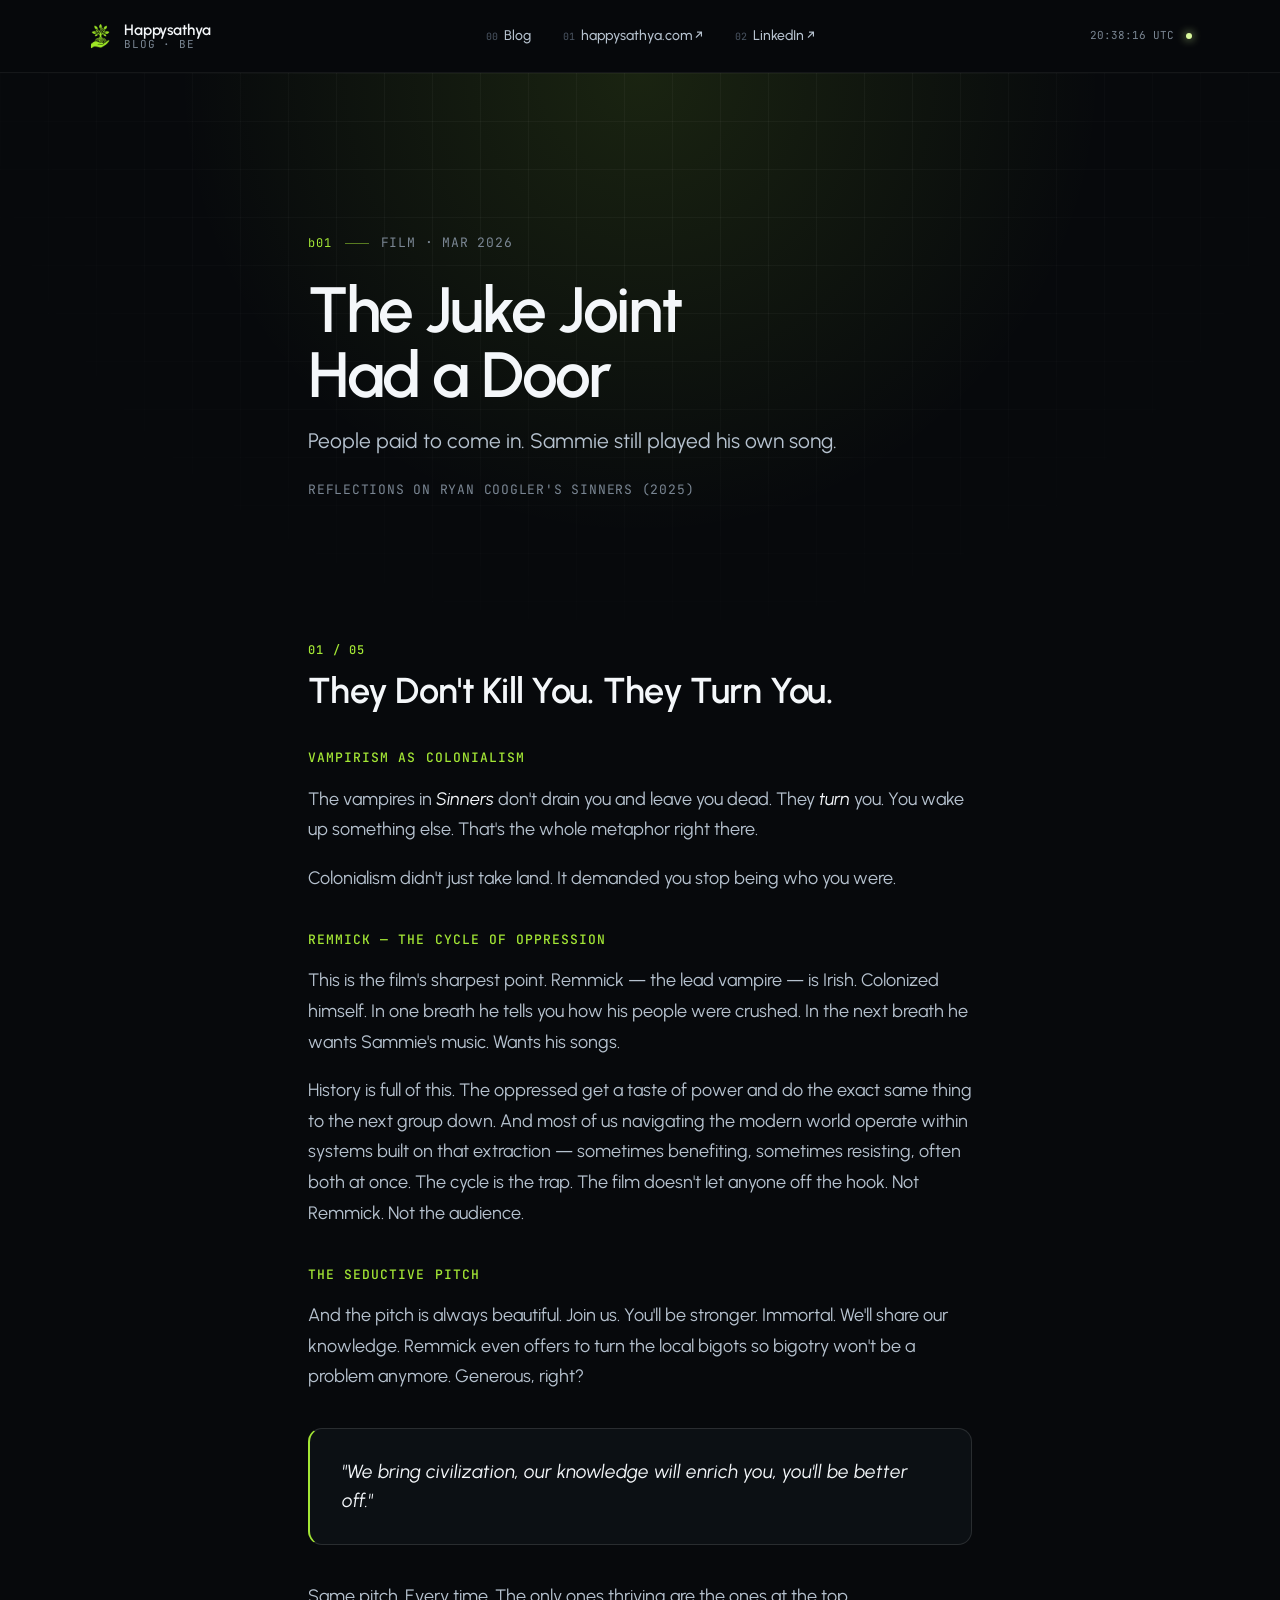
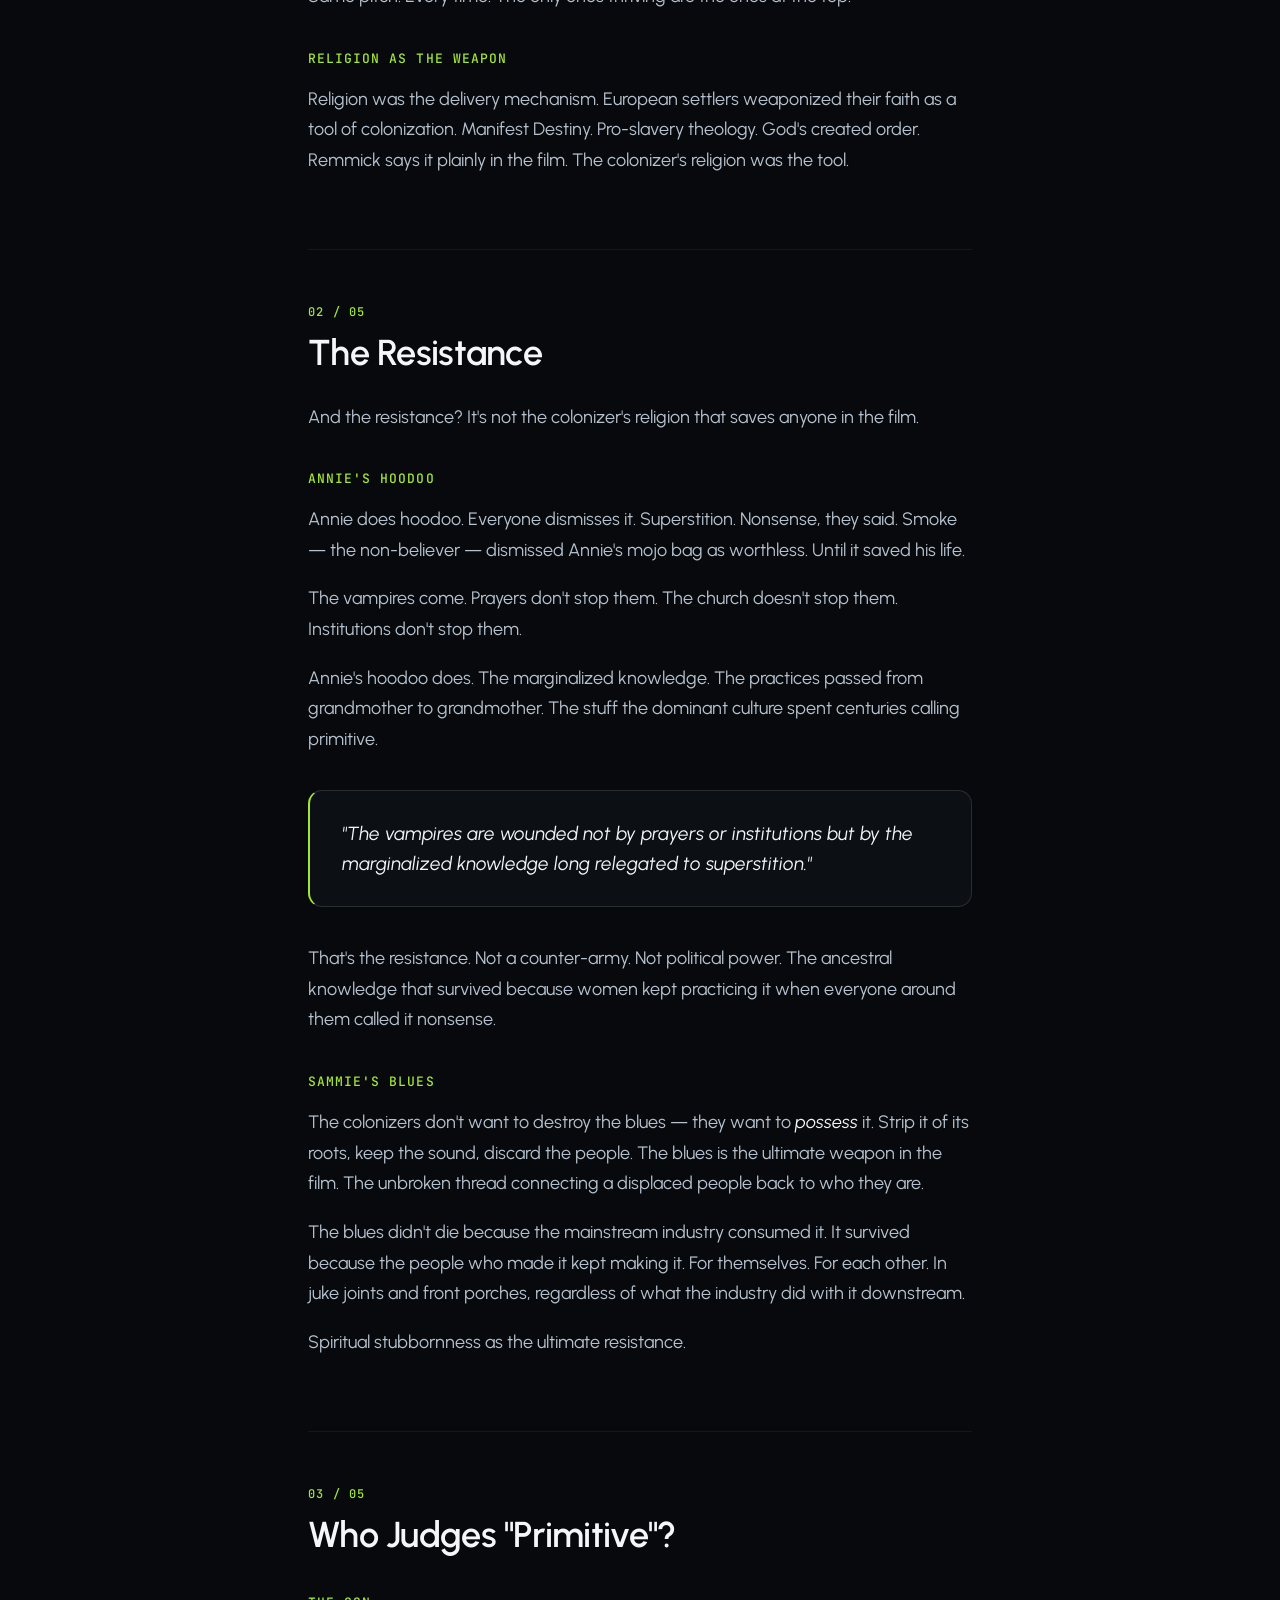
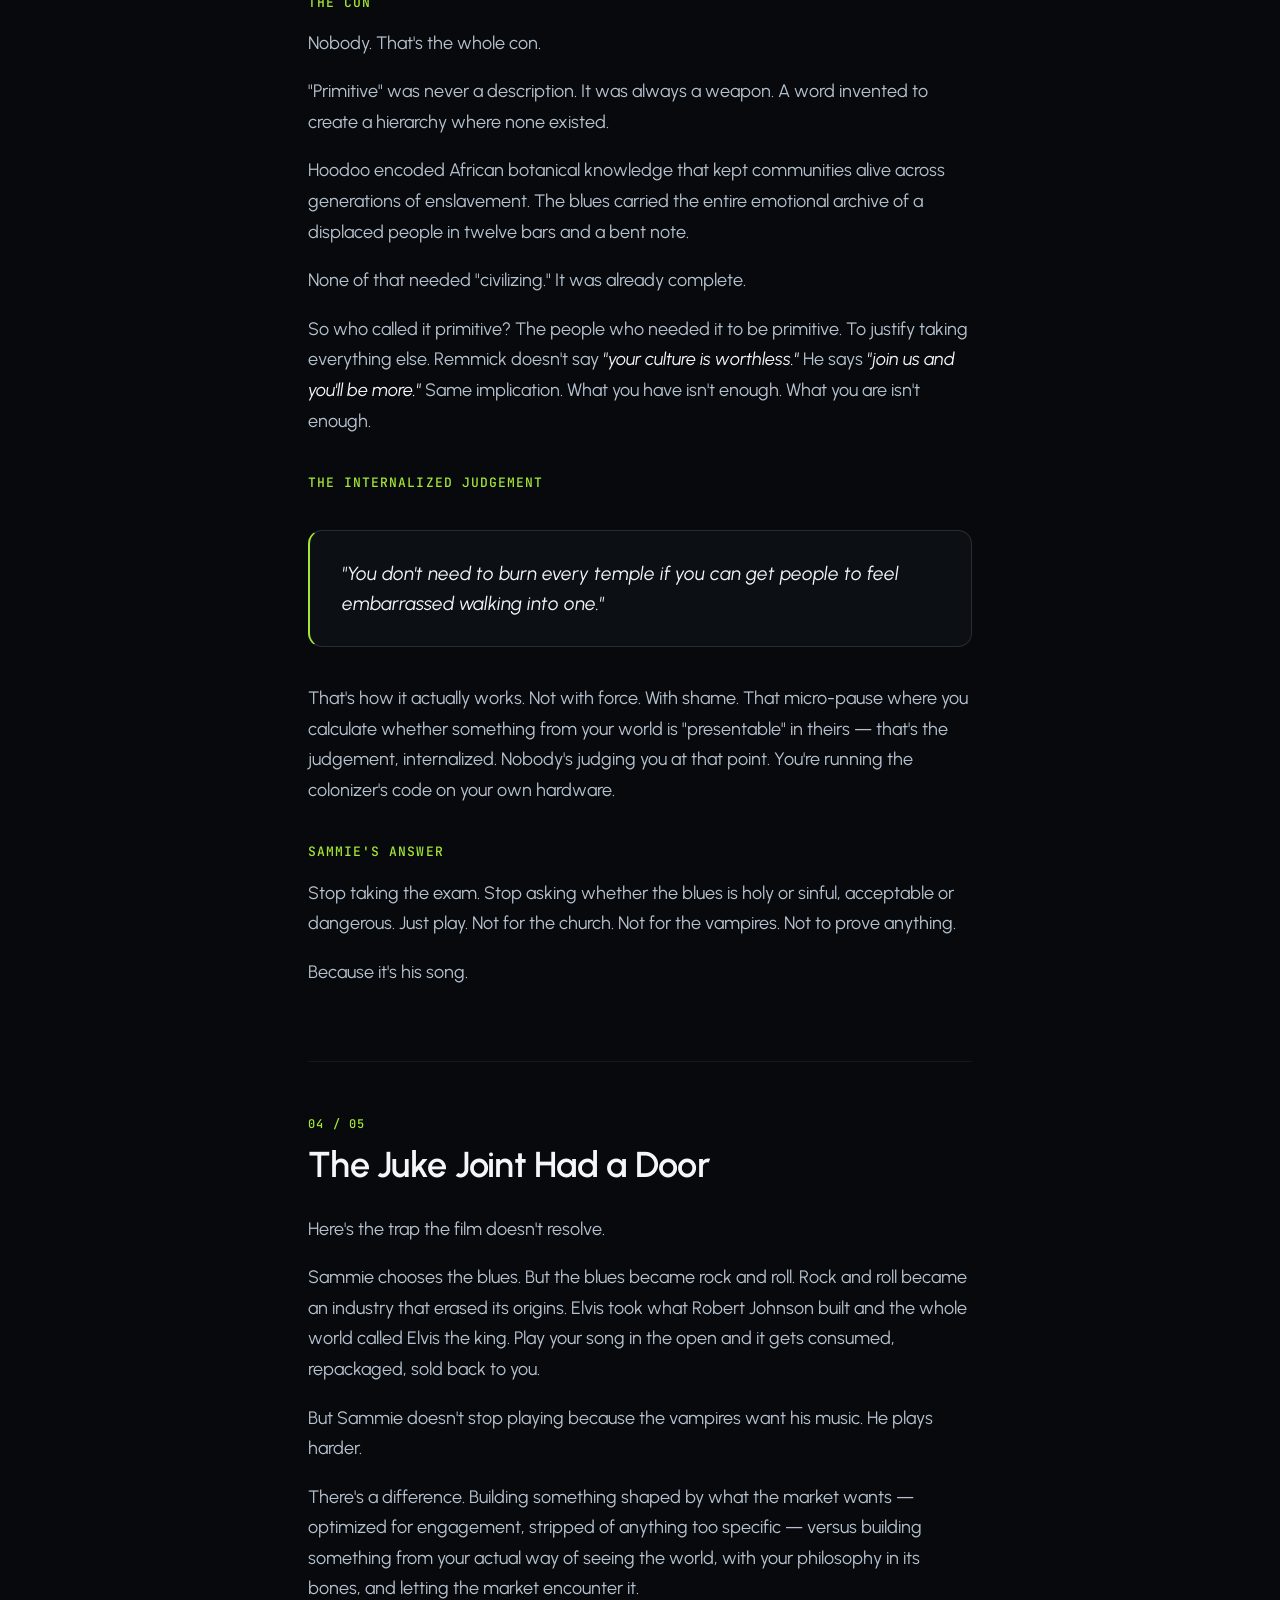
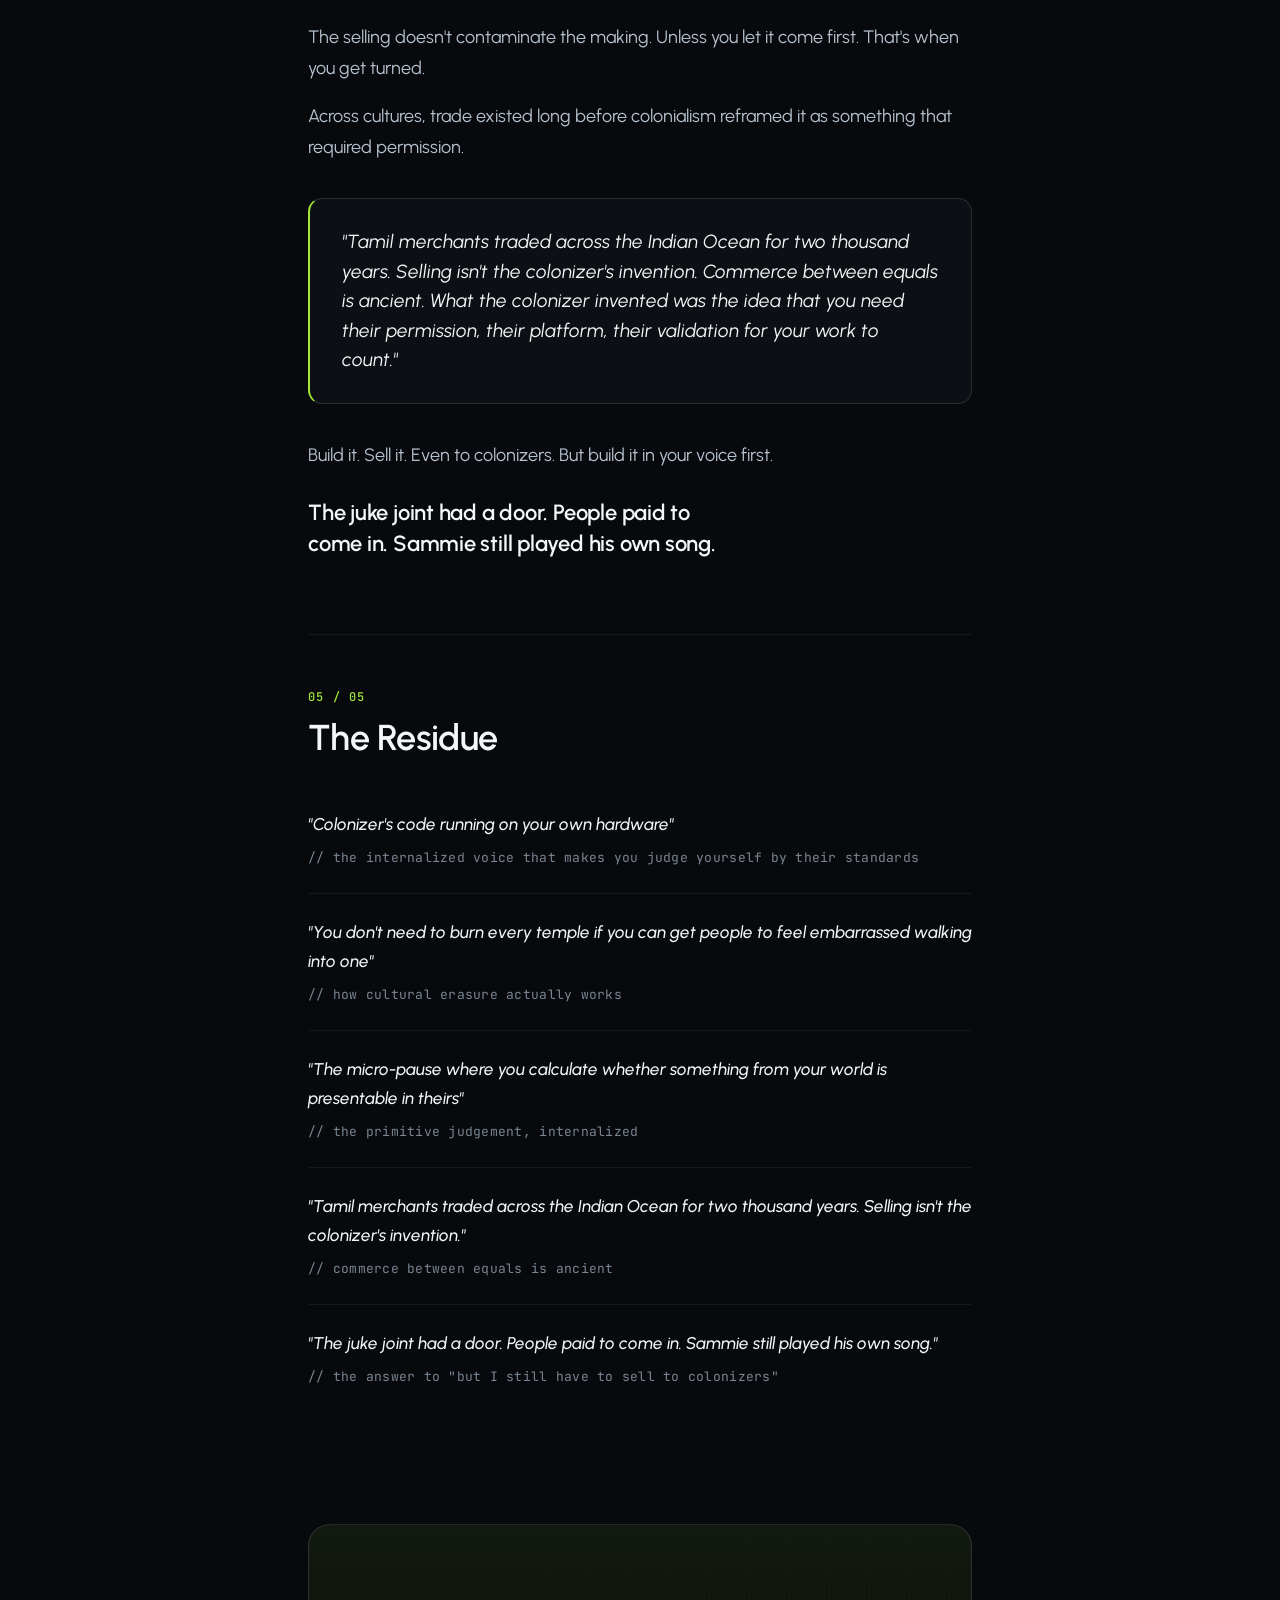
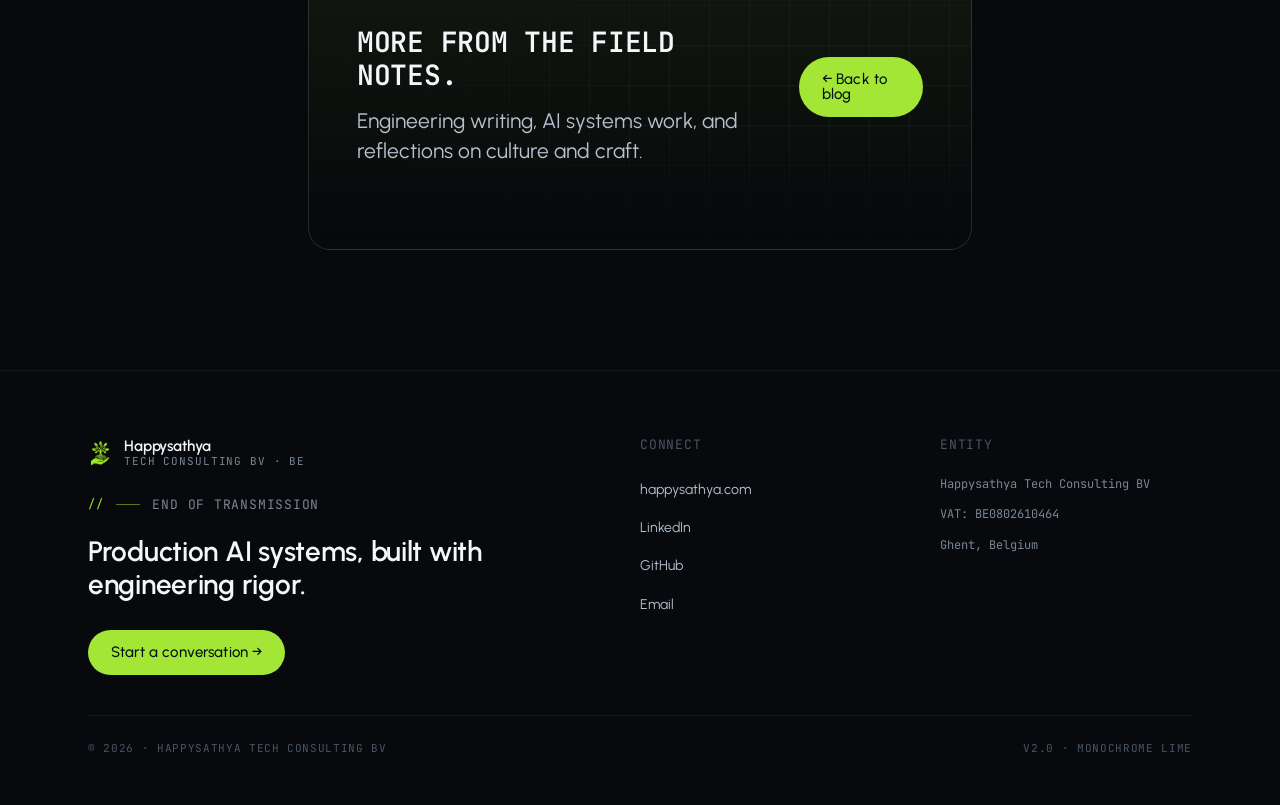
<file: the-juke-joint-had-a-door.html>
<!DOCTYPE html>
<html lang="en">
<head>
<meta charset="UTF-8">
<meta name="viewport" content="width=device-width, initial-scale=1.0">
<title>The Juke Joint Had a Door — Reflections on Movie Sinners (2025)</title>
<meta name="description" content="Vampirism as colonialism, resistance through ancestral culture, and why the juke joint had a door. A film allegory distilled.">
<link rel="canonical" href="https://happysathya.github.io/the-juke-joint-had-a-door.html">
<link rel="icon" type="image/png" href="assets/favicon.png">
<meta property="og:type" content="article">
<meta property="og:title" content="The Juke Joint Had a Door — Reflections on Movie Sinners (2025)">
<meta property="og:description" content="Vampirism as colonialism, resistance through ancestral culture, and why the juke joint had a door. A film allegory distilled.">
<meta property="og:url" content="https://happysathya.github.io/the-juke-joint-had-a-door.html">
<link rel="preconnect" href="https://fonts.googleapis.com">
<link rel="preconnect" href="https://fonts.gstatic.com" crossorigin>
<link href="https://fonts.googleapis.com/css2?family=JetBrains+Mono:wght@400;500;600&family=Urbanist:wght@400;500;600;700&display=swap" rel="stylesheet">
<style>
    :root {
        --bg-0: #07090c;
        --bg-1: #0c1014;
        --bg-2: #11161c;
        --line: rgba(255, 255, 255, 0.06);
        --line-2: rgba(255, 255, 255, 0.12);
        --ink-0: #f4f7fa;
        --ink-1: #b6c2cf;
        --ink-2: #7a8693;
        --ink-3: #4a5563;
        --cy-1: #d9f99d;
        --cy-2: #a3e635;
        --cy-3: #65a30d;
        --accent-rgb: 163, 230, 53;
        --cy-glow: rgba(var(--accent-rgb), 0.35);
        --font-body: 'Urbanist', ui-sans-serif, system-ui, sans-serif;
        --font-mono: 'JetBrains Mono', ui-monospace, Menlo, monospace;
        --radius-sm: 6px;
        --radius: 14px;
        --radius-lg: 22px;
        --ease: cubic-bezier(0.22, 0.61, 0.36, 1);
        --dur-fast: 180ms;
        --dur: 420ms;
    }

    * { margin: 0; padding: 0; box-sizing: border-box; }

    body {
        background: var(--bg-0);
        color: var(--ink-0);
        font-family: var(--font-body);
        font-size: 17px;
        line-height: 1.55;
        -webkit-font-smoothing: antialiased;
    }

    a { color: var(--cy-2); text-decoration: none; }

    .mono { font-family: var(--font-mono); letter-spacing: 0.02em; }
    .meta { font-family: var(--font-mono); font-size: 13px; color: var(--ink-2); letter-spacing: 0.06em; text-transform: uppercase; }
    .idx { font-family: var(--font-mono); font-size: 12px; color: var(--cy-2); letter-spacing: 0.1em; }

    .container { width: 100%; max-width: 1200px; margin: 0 auto; padding: 0 24px; }
    @media (min-width: 768px) { .container { padding: 0 48px; } }

    .container-prose { width: 100%; max-width: 760px; margin: 0 auto; padding: 0 24px; }
    @media (min-width: 768px) { .container-prose { padding: 0 48px; } }

    /* Header (shared) */
    .site-header {
        position: sticky; top: 0; z-index: 50;
        backdrop-filter: blur(12px); -webkit-backdrop-filter: blur(12px);
        background: rgba(7, 9, 12, 0.72);
        border-bottom: 1px solid var(--line);
    }
    .header-row { display: flex; align-items: center; justify-content: space-between; height: 72px; }
    .brand { display: flex; align-items: center; gap: 12px; text-decoration: none; }
    .brand-mark { height: 36px; width: auto; display: block; filter: saturate(1.1); }
    .brand-text { display: flex; flex-direction: column; line-height: 1.1; }
    .brand-text .name { font-size: 15px; font-weight: 600; letter-spacing: -0.01em; color: var(--ink-0); }
    .brand-text .sub { font-family: var(--font-mono); font-size: 11px; color: var(--ink-2); letter-spacing: 0.08em; }

    .nav-links { display: none; align-items: center; gap: 4px; }
    @media (min-width: 900px) { .nav-links { display: flex; } }
    .nav-link {
        display: inline-flex; align-items: baseline; gap: 6px;
        padding: 8px 14px; border-radius: 999px;
        color: var(--ink-1); background: transparent; text-decoration: none;
        transition: color var(--dur-fast) var(--ease), background var(--dur-fast) var(--ease);
    }
    .nav-link:hover { color: var(--cy-1); }
    .nav-link.active { color: var(--cy-1); background: rgba(var(--accent-rgb), 0.08); }
    .nav-link .num { font-family: var(--font-mono); font-size: 10px; color: var(--ink-3); }
    .nav-link.active .num { color: var(--cy-2); }
    .nav-link .label { font-size: 14px; font-weight: 500; }

    .header-right { display: none; align-items: center; gap: 12px; }
    @media (min-width: 900px) { .header-right { display: flex; } }
    #utc-clock { font-family: var(--font-mono); font-size: 11px; color: var(--ink-2); }
    .pulse-dot { width: 6px; height: 6px; border-radius: 50%; background: var(--cy-1); box-shadow: 0 0 10px var(--cy-1); animation: pulse-dot 2.2s infinite; }
    @keyframes pulse-dot { 0%, 100% { opacity: 1; } 50% { opacity: 0.35; } }

    /* Hero */
    .section { padding: 120px 0; position: relative; }
    .section.first { padding-top: 160px; overflow: hidden; }
    .ambient-bg { position: absolute; inset: 0; pointer-events: none; overflow: hidden; }
    .ambient-glow { position: absolute; inset: 0; background-image: radial-gradient(circle at 50% 0%, rgba(var(--accent-rgb), 0.12), transparent 55%); }
    .ambient-grid {
        position: absolute; inset: 0;
        background-image: linear-gradient(rgba(255,255,255,0.035) 1px, transparent 1px), linear-gradient(90deg, rgba(255,255,255,0.035) 1px, transparent 1px);
        background-size: 48px 48px;
        -webkit-mask-image: radial-gradient(ellipse at center top, black 30%, transparent 80%);
        mask-image: radial-gradient(ellipse at center top, black 30%, transparent 80%);
    }
    .section .container, .section .container-prose { position: relative; }

    .kicker { display: flex; align-items: center; gap: 12px; }
    .kicker .line { width: 24px; height: 1px; background: var(--cy-2); opacity: 0.5; }

    .display-h1 {
        font-size: clamp(36px, 5.5vw, 64px);
        line-height: 1.02; font-weight: 600; letter-spacing: -0.03em;
        text-wrap: balance; color: var(--ink-0);
        margin-top: 24px; max-width: 800px;
    }

    .display-h2 { font-size: clamp(28px, 3.4vw, 44px); line-height: 1.08; font-weight: 600; letter-spacing: -0.02em; text-wrap: balance; color: var(--ink-0); }
    .display-h3 { font-size: 28px; line-height: 1.2; font-weight: 600; letter-spacing: -0.01em; color: var(--ink-0); }

    .lede { font-size: 21px; line-height: 1.45; color: var(--ink-1); font-weight: 400; margin-top: 18px; max-width: 640px; }

    .hero-tagline { margin-top: 24px; }

    /* Article body */
    article {
        padding: 24px 0 48px;
        font-size: 18px;
        line-height: 1.7;
        color: var(--ink-1);
    }

    article section {
        padding: 56px 0;
        border-top: 1px solid var(--line);
    }

    article section:first-of-type { border-top: none; padding-top: 24px; }

    article h2 {
        font-size: clamp(28px, 3vw, 36px);
        line-height: 1.15;
        font-weight: 600;
        letter-spacing: -0.02em;
        color: var(--ink-0);
        margin-bottom: 28px;
        text-wrap: balance;
    }

    article h2 .h2-num {
        display: block;
        font-family: var(--font-mono);
        font-size: 12px;
        color: var(--cy-2);
        letter-spacing: 0.1em;
        margin-bottom: 12px;
        font-weight: 500;
    }

    article h3 {
        font-family: var(--font-mono);
        font-size: 13px;
        color: var(--cy-2);
        letter-spacing: 0.08em;
        text-transform: uppercase;
        margin-top: 36px;
        margin-bottom: 14px;
        font-weight: 500;
    }

    article p {
        margin-bottom: 18px;
        color: var(--ink-1);
    }

    article em {
        color: var(--ink-0);
        font-style: italic;
    }

    .pull-quote {
        margin: 36px 0;
        padding: 28px 32px;
        background: var(--bg-1);
        border: 1px solid var(--line-2);
        border-left: 2px solid var(--cy-2);
        border-radius: var(--radius);
        font-style: italic;
        font-size: 19px;
        line-height: 1.55;
        color: var(--ink-0);
    }

    .closing-line {
        font-size: 22px;
        line-height: 1.4;
        color: var(--ink-0);
        font-weight: 600;
        margin-top: 28px;
        text-wrap: balance;
        letter-spacing: -0.01em;
    }

    .residue {
        list-style: none;
        margin-top: 8px;
    }

    .residue li {
        padding: 24px 0;
        border-top: 1px solid var(--line);
    }

    .residue li:first-child { border-top: none; }

    .residue li strong {
        display: block;
        margin-bottom: 8px;
        font-style: italic;
        color: var(--ink-0);
        font-weight: 500;
        font-size: 17px;
    }

    .residue li .gloss {
        display: block;
        font-family: var(--font-mono);
        font-size: 13px;
        color: var(--ink-2);
        letter-spacing: 0.02em;
    }

    /* CTA strip */
    .cta-strip {
        position: relative; overflow: hidden;
        border-radius: var(--radius-lg);
        padding: 48px 32px;
        border: 1px solid var(--line-2);
        background: linear-gradient(180deg, rgba(var(--accent-rgb), 0.08) 0%, transparent 100%);
        margin-top: 56px;
    }
    @media (min-width: 768px) { .cta-strip { padding: 64px 48px; } }
    .cta-strip::before {
        content: ''; position: absolute; inset: 0; pointer-events: none;
        background-image: linear-gradient(rgba(255,255,255,0.04) 1px, transparent 1px), linear-gradient(90deg, rgba(255,255,255,0.04) 1px, transparent 1px);
        background-size: 40px 40px;
        -webkit-mask-image: radial-gradient(ellipse at 80% 50%, black 20%, transparent 75%);
        mask-image: radial-gradient(ellipse at 80% 50%, black 20%, transparent 75%);
    }
    .cta-strip .row { position: relative; display: flex; flex-direction: column; gap: 32px; }
    @media (min-width: 768px) { .cta-strip .row { flex-direction: row; align-items: center; justify-content: space-between; } }
    .cta-strip h3 { max-width: 640px; }
    .cta-strip p { margin-top: 14px; max-width: 520px; color: var(--ink-1); }

    /* Buttons */
    .btn {
        display: inline-flex; align-items: center; gap: 10px;
        padding: 14px 22px; border-radius: 999px;
        font: 500 15px/1 var(--font-body); letter-spacing: 0.01em;
        border: 1px solid var(--line-2); color: var(--ink-0); background: transparent;
        cursor: pointer; text-decoration: none;
        transition: background var(--dur-fast) var(--ease), border-color var(--dur-fast) var(--ease), box-shadow var(--dur-fast) var(--ease);
    }
    .btn:hover { background: rgba(255, 255, 255, 0.04); border-color: var(--ink-2); }
    .btn-primary { border-color: transparent; background: var(--cy-2); color: #001014; box-shadow: 0 0 0 0 var(--cy-glow); }
    .btn-primary:hover { background: var(--cy-1); box-shadow: 0 0 40px -6px var(--cy-glow); }

    /* Footer */
    footer { margin-top: 120px; border-top: 1px solid var(--line); background: var(--bg-0); }
    .footer-grid { padding: 64px 0 40px; display: grid; gap: 48px; grid-template-columns: 1fr; }
    @media (min-width: 768px) { .footer-grid { grid-template-columns: 2fr 1fr 1fr; } }
    .footer-col-title { margin-bottom: 20px; color: var(--ink-3); }
    .footer-list { list-style: none; display: flex; flex-direction: column; gap: 12px; }
    .footer-list a { color: var(--ink-1); font-size: 14px; transition: color var(--dur-fast) var(--ease); }
    .footer-list a:hover { color: var(--cy-1); }
    .footer-entity { list-style: none; display: flex; flex-direction: column; gap: 12px; }
    .footer-entity li { font-family: var(--font-mono); font-size: 12px; color: var(--ink-2); }
    .footer-bottom { padding: 24px 0 48px; border-top: 1px solid var(--line); display: flex; flex-direction: column; gap: 16px; align-items: flex-start; }
    @media (min-width: 640px) { .footer-bottom { flex-direction: row; justify-content: space-between; align-items: center; } }
    .footer-bottom .copy, .footer-bottom .version { font-family: var(--font-mono); font-size: 11px; color: var(--ink-3); letter-spacing: 0.06em; text-transform: uppercase; }

    @media (prefers-reduced-motion: reduce) { *, *::before, *::after { animation-duration: 0.01ms !important; transition-duration: 0.01ms !important; } }
</style>
</head>
<body>

<header class="site-header">
    <div class="container">
        <div class="header-row">
            <a href="/" class="brand" aria-label="Happysathya home">
                <img src="assets/logo.png" alt="" class="brand-mark">
                <span class="brand-text">
                    <span class="name">Happysathya</span>
                    <span class="sub">BLOG · BE</span>
                </span>
            </a>
            <nav class="nav-links">
                <a href="index.html" class="nav-link"><span class="num">00</span><span class="label">Blog</span></a>
                <a href="https://happysathya.com" target="_blank" rel="noopener" class="nav-link"><span class="num">01</span><span class="label">happysathya.com ↗</span></a>
                <a href="https://www.linkedin.com/in/happysathya/" target="_blank" rel="noopener" class="nav-link"><span class="num">02</span><span class="label">LinkedIn ↗</span></a>
            </nav>
            <div class="header-right">
                <span id="utc-clock">--:--:-- UTC</span>
                <span aria-hidden="true" class="pulse-dot"></span>
            </div>
        </div>
    </div>
</header>

<section class="section first">
    <div class="ambient-bg" aria-hidden="true">
        <div class="ambient-glow"></div>
        <div class="ambient-grid"></div>
    </div>
    <div class="container-prose">
        <div class="kicker">
            <span class="idx">b01</span>
            <span class="line"></span>
            <span class="meta">FILM · MAR 2026</span>
        </div>
        <h1 class="display-h1">The Juke Joint Had a Door</h1>
        <p class="lede">People paid to come in. Sammie still played his own song.</p>
        <p class="meta hero-tagline">REFLECTIONS ON RYAN COOGLER'S SINNERS (2025)</p>
    </div>
</section>

<article class="container-prose">

    <section>
        <h2><span class="h2-num">01 / 05</span>They Don't Kill You. They Turn You.</h2>

        <h3>Vampirism as Colonialism</h3>
        <p>The vampires in <em>Sinners</em> don't drain you and leave you dead. They <em>turn</em> you. You wake up something else. That's the whole metaphor right there.</p>
        <p>Colonialism didn't just take land. It demanded you stop being who you were.</p>

        <h3>Remmick — The Cycle of Oppression</h3>
        <p>This is the film's sharpest point. Remmick — the lead vampire — is Irish. Colonized himself. In one breath he tells you how his people were crushed. In the next breath he wants Sammie's music. Wants his songs.</p>
        <p>History is full of this. The oppressed get a taste of power and do the exact same thing to the next group down. And most of us navigating the modern world operate within systems built on that extraction — sometimes benefiting, sometimes resisting, often both at once. The cycle is the trap. The film doesn't let anyone off the hook. Not Remmick. Not the audience.</p>

        <h3>The Seductive Pitch</h3>
        <p>And the pitch is always beautiful. Join us. You'll be stronger. Immortal. We'll share our knowledge. Remmick even offers to turn the local bigots so bigotry won't be a problem anymore. Generous, right?</p>
        <div class="pull-quote">"We bring civilization, our knowledge will enrich you, you'll be better off."</div>
        <p>Same pitch. Every time. The only ones thriving are the ones at the top.</p>

        <h3>Religion as the Weapon</h3>
        <p>Religion was the delivery mechanism. European settlers weaponized their faith as a tool of colonization. Manifest Destiny. Pro-slavery theology. God's created order. Remmick says it plainly in the film. The colonizer's religion was the tool.</p>
    </section>

    <section>
        <h2><span class="h2-num">02 / 05</span>The Resistance</h2>
        <p>And the resistance? It's not the colonizer's religion that saves anyone in the film.</p>

        <h3>Annie's Hoodoo</h3>
        <p>Annie does hoodoo. Everyone dismisses it. Superstition. Nonsense, they said. Smoke — the non-believer — dismissed Annie's mojo bag as worthless. Until it saved his life.</p>
        <p>The vampires come. Prayers don't stop them. The church doesn't stop them. Institutions don't stop them.</p>
        <p>Annie's hoodoo does. The marginalized knowledge. The practices passed from grandmother to grandmother. The stuff the dominant culture spent centuries calling primitive.</p>
        <div class="pull-quote">"The vampires are wounded not by prayers or institutions but by the marginalized knowledge long relegated to superstition."</div>
        <p>That's the resistance. Not a counter-army. Not political power. The ancestral knowledge that survived because women kept practicing it when everyone around them called it nonsense.</p>

        <h3>Sammie's Blues</h3>
        <p>The colonizers don't want to destroy the blues — they want to <em>possess</em> it. Strip it of its roots, keep the sound, discard the people. The blues is the ultimate weapon in the film. The unbroken thread connecting a displaced people back to who they are.</p>
        <p>The blues didn't die because the mainstream industry consumed it. It survived because the people who made it kept making it. For themselves. For each other. In juke joints and front porches, regardless of what the industry did with it downstream.</p>
        <p>Spiritual stubbornness as the ultimate resistance.</p>
    </section>

    <section>
        <h2><span class="h2-num">03 / 05</span>Who Judges "Primitive"?</h2>

        <h3>The Con</h3>
        <p>Nobody. That's the whole con.</p>
        <p>"Primitive" was never a description. It was always a weapon. A word invented to create a hierarchy where none existed.</p>
        <p>Hoodoo encoded African botanical knowledge that kept communities alive across generations of enslavement. The blues carried the entire emotional archive of a displaced people in twelve bars and a bent note.</p>
        <p>None of that needed "civilizing." It was already complete.</p>
        <p>So who called it primitive? The people who needed it to be primitive. To justify taking everything else. Remmick doesn't say <em>"your culture is worthless."</em> He says <em>"join us and you'll be more."</em> Same implication. What you have isn't enough. What you are isn't enough.</p>

        <h3>The Internalized judgement</h3>
        <div class="pull-quote">"You don't need to burn every temple if you can get people to feel embarrassed walking into one."</div>
        <p>That's how it actually works. Not with force. With shame. That micro-pause where you calculate whether something from your world is "presentable" in theirs — that's the judgement, internalized. Nobody's judging you at that point. You're running the colonizer's code on your own hardware.</p>

        <h3>Sammie's Answer</h3>
        <p>Stop taking the exam. Stop asking whether the blues is holy or sinful, acceptable or dangerous. Just play. Not for the church. Not for the vampires. Not to prove anything.</p>
        <p>Because it's his song.</p>
    </section>

    <section>
        <h2><span class="h2-num">04 / 05</span>The Juke Joint Had a Door</h2>
        <p>Here's the trap the film doesn't resolve.</p>
        <p>Sammie chooses the blues. But the blues became rock and roll. Rock and roll became an industry that erased its origins. Elvis took what Robert Johnson built and the whole world called Elvis the king. Play your song in the open and it gets consumed, repackaged, sold back to you.</p>
        <p>But Sammie doesn't stop playing because the vampires want his music. He plays harder.</p>
        <p>There's a difference. Building something shaped by what the market wants — optimized for engagement, stripped of anything too specific — versus building something from your actual way of seeing the world, with your philosophy in its bones, and letting the market encounter it.</p>
        <p>The selling doesn't contaminate the making. Unless you let it come first. That's when you get turned.</p>
        <p>Across cultures, trade existed long before colonialism reframed it as something that required permission.</p>
        <div class="pull-quote">"Tamil merchants traded across the Indian Ocean for two thousand years. Selling isn't the colonizer's invention. Commerce between equals is ancient. What the colonizer invented was the idea that you need their permission, their platform, their validation for your work to count."</div>
        <p>Build it. Sell it. Even to colonizers. But build it in your voice first.</p>
        <p class="closing-line">The juke joint had a door. People paid to come in. Sammie still played his own song.</p>
    </section>

    <section>
        <h2><span class="h2-num">05 / 05</span>The Residue</h2>
        <ul class="residue">
            <li>
                <strong>"Colonizer's code running on your own hardware"</strong>
                <span class="gloss">// the internalized voice that makes you judge yourself by their standards</span>
            </li>
            <li>
                <strong>"You don't need to burn every temple if you can get people to feel embarrassed walking into one"</strong>
                <span class="gloss">// how cultural erasure actually works</span>
            </li>
            <li>
                <strong>"The micro-pause where you calculate whether something from your world is presentable in theirs"</strong>
                <span class="gloss">// the primitive judgement, internalized</span>
            </li>
            <li>
                <strong>"Tamil merchants traded across the Indian Ocean for two thousand years. Selling isn't the colonizer's invention."</strong>
                <span class="gloss">// commerce between equals is ancient</span>
            </li>
            <li>
                <strong>"The juke joint had a door. People paid to come in. Sammie still played his own song."</strong>
                <span class="gloss">// the answer to "but I still have to sell to colonizers"</span>
            </li>
        </ul>
    </section>

    <div class="cta-strip">
        <div class="row">
            <div>
                <h3 class="display-h3">More from the field notes.</h3>
                <p class="lede">Engineering writing, AI systems work, and reflections on culture and craft.</p>
            </div>
            <a class="btn btn-primary" href="index.html">← Back to blog</a>
        </div>
    </div>

</article>

<footer>
    <div class="container">
        <div class="footer-grid">
            <div>
                <a href="/" class="brand">
                    <img src="assets/logo.png" alt="" class="brand-mark">
                    <span class="brand-text">
                        <span class="name">Happysathya</span>
                        <span class="sub">TECH CONSULTING BV · BE</span>
                    </span>
                </a>
                <div class="kicker" style="margin-top: 24px;">
                    <span class="idx">//</span>
                    <span class="line"></span>
                    <span class="meta">END OF TRANSMISSION</span>
                </div>
                <h3 class="display-h3" style="margin-top: 20px; max-width: 420px;">Production AI systems, built with engineering rigor.</h3>
                <a class="btn btn-primary" href="https://happysathya.com" target="_blank" rel="noopener" style="margin-top: 28px;">Start a conversation →</a>
            </div>
            <div>
                <div class="meta footer-col-title">Connect</div>
                <ul class="footer-list">
                    <li><a href="https://happysathya.com" target="_blank" rel="noopener">happysathya.com</a></li>
                    <li><a href="https://www.linkedin.com/in/happysathya/" target="_blank" rel="noopener">LinkedIn</a></li>
                    <li><a href="https://github.com/happysathya" target="_blank" rel="noopener">GitHub</a></li>
                    <li><a href="mailto:sathyaprakash.d@gmail.com">Email</a></li>
                </ul>
            </div>
            <div>
                <div class="meta footer-col-title">Entity</div>
                <ul class="footer-entity">
                    <li>Happysathya Tech Consulting BV</li>
                    <li>VAT: BE0802610464</li>
                    <li>Ghent, Belgium</li>
                </ul>
            </div>
        </div>
        <div class="footer-bottom">
            <span class="copy">© <span id="footer-year">2026</span> · HAPPYSATHYA TECH CONSULTING BV</span>
            <span class="version">v2.0 · MONOCHROME LIME</span>
        </div>
    </div>
</footer>

<script>
    const clock = document.getElementById('utc-clock');
    if (clock) {
        const tick = () => {
            const d = new Date();
            const pad = (n) => String(n).padStart(2, '0');
            clock.textContent = `${pad(d.getUTCHours())}:${pad(d.getUTCMinutes())}:${pad(d.getUTCSeconds())} UTC`;
        };
        tick();
        setInterval(tick, 1000);
    }
    const year = document.getElementById('footer-year');
    if (year) year.textContent = String(new Date().getFullYear());
</script>

</body>
</html>
</file>
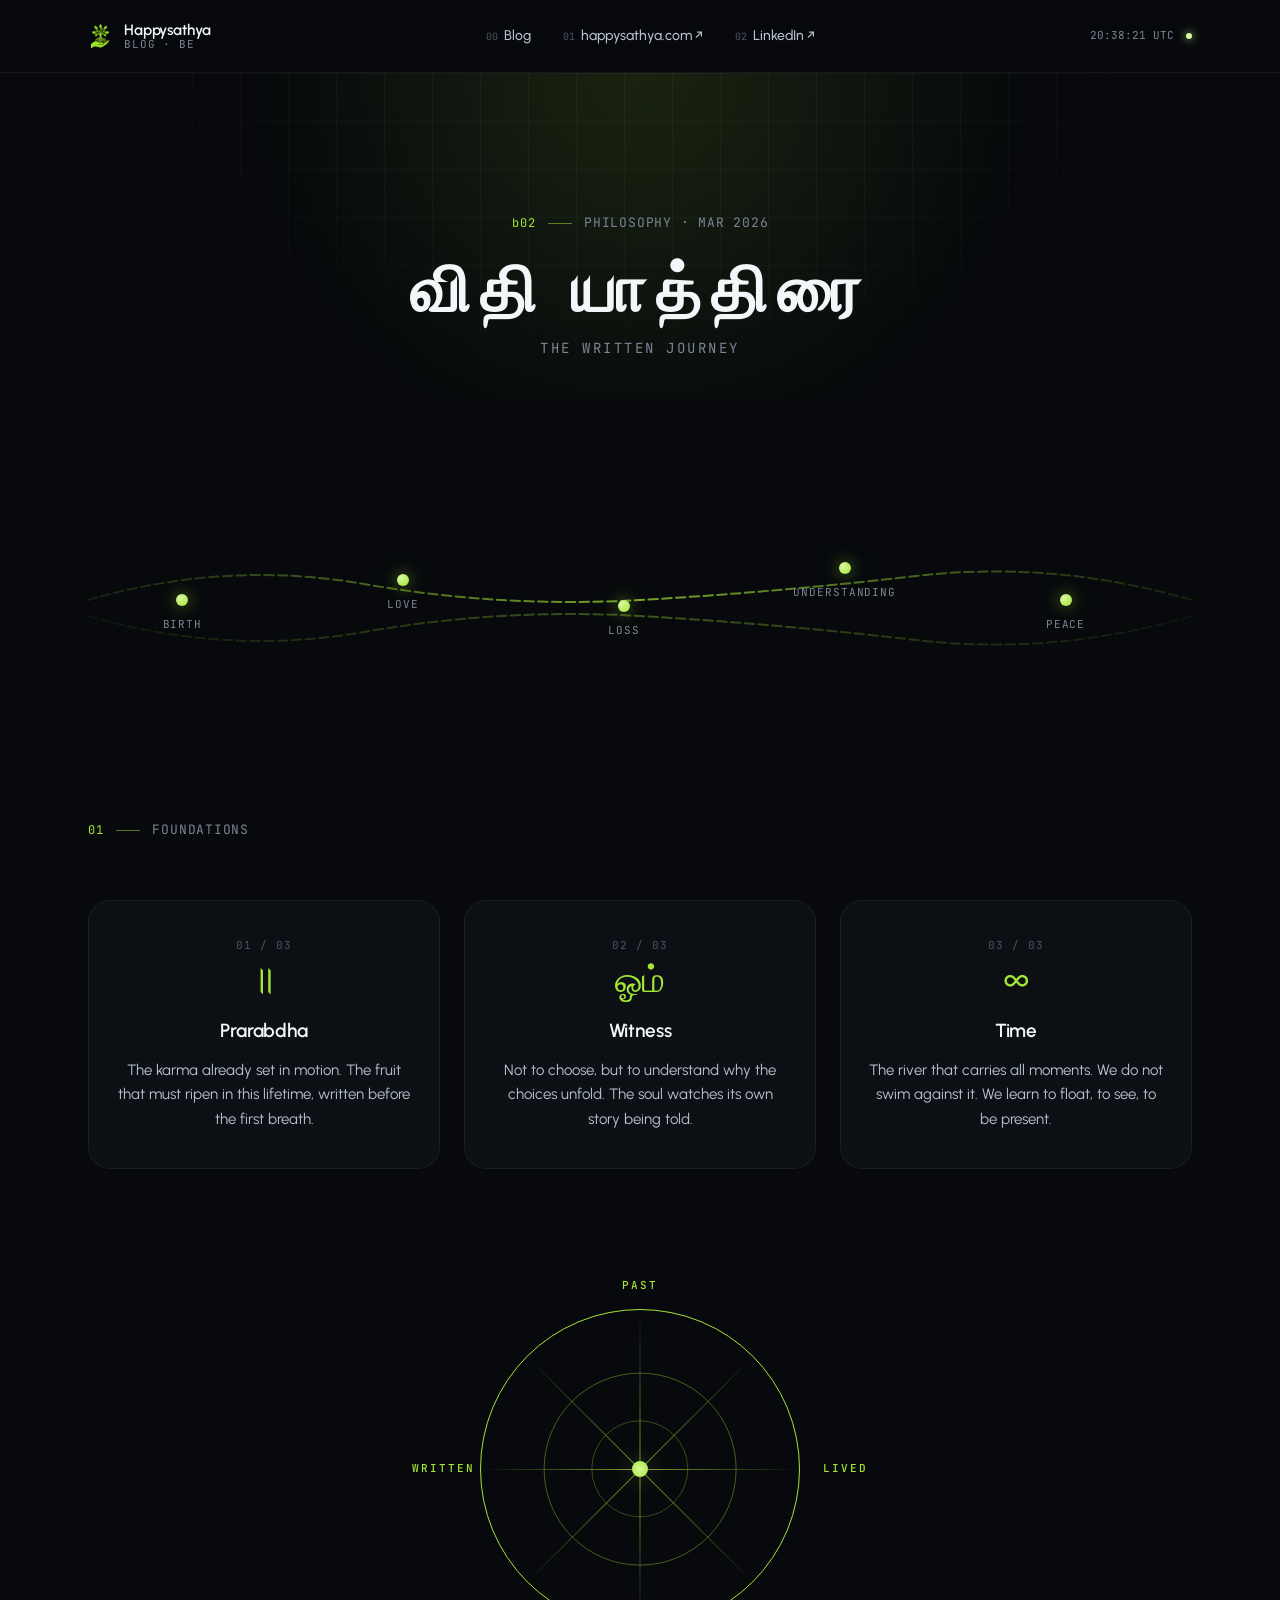
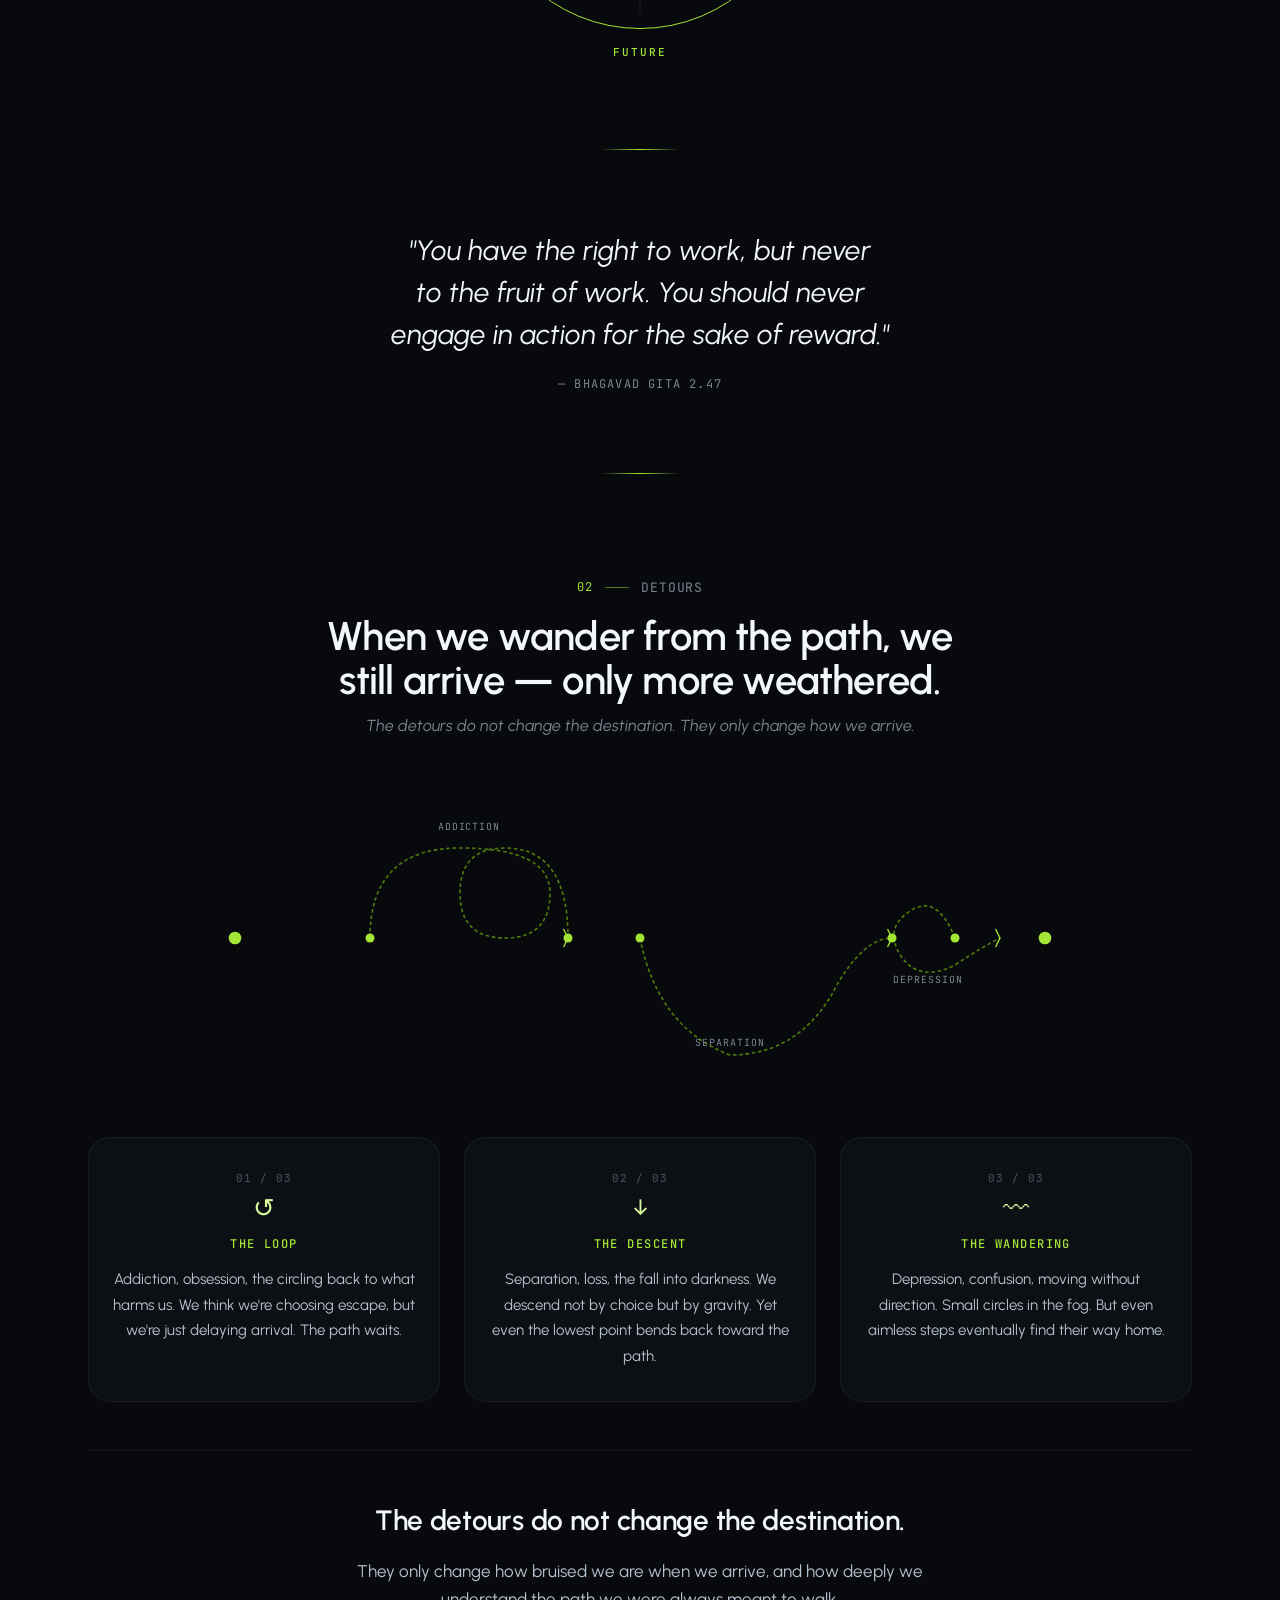
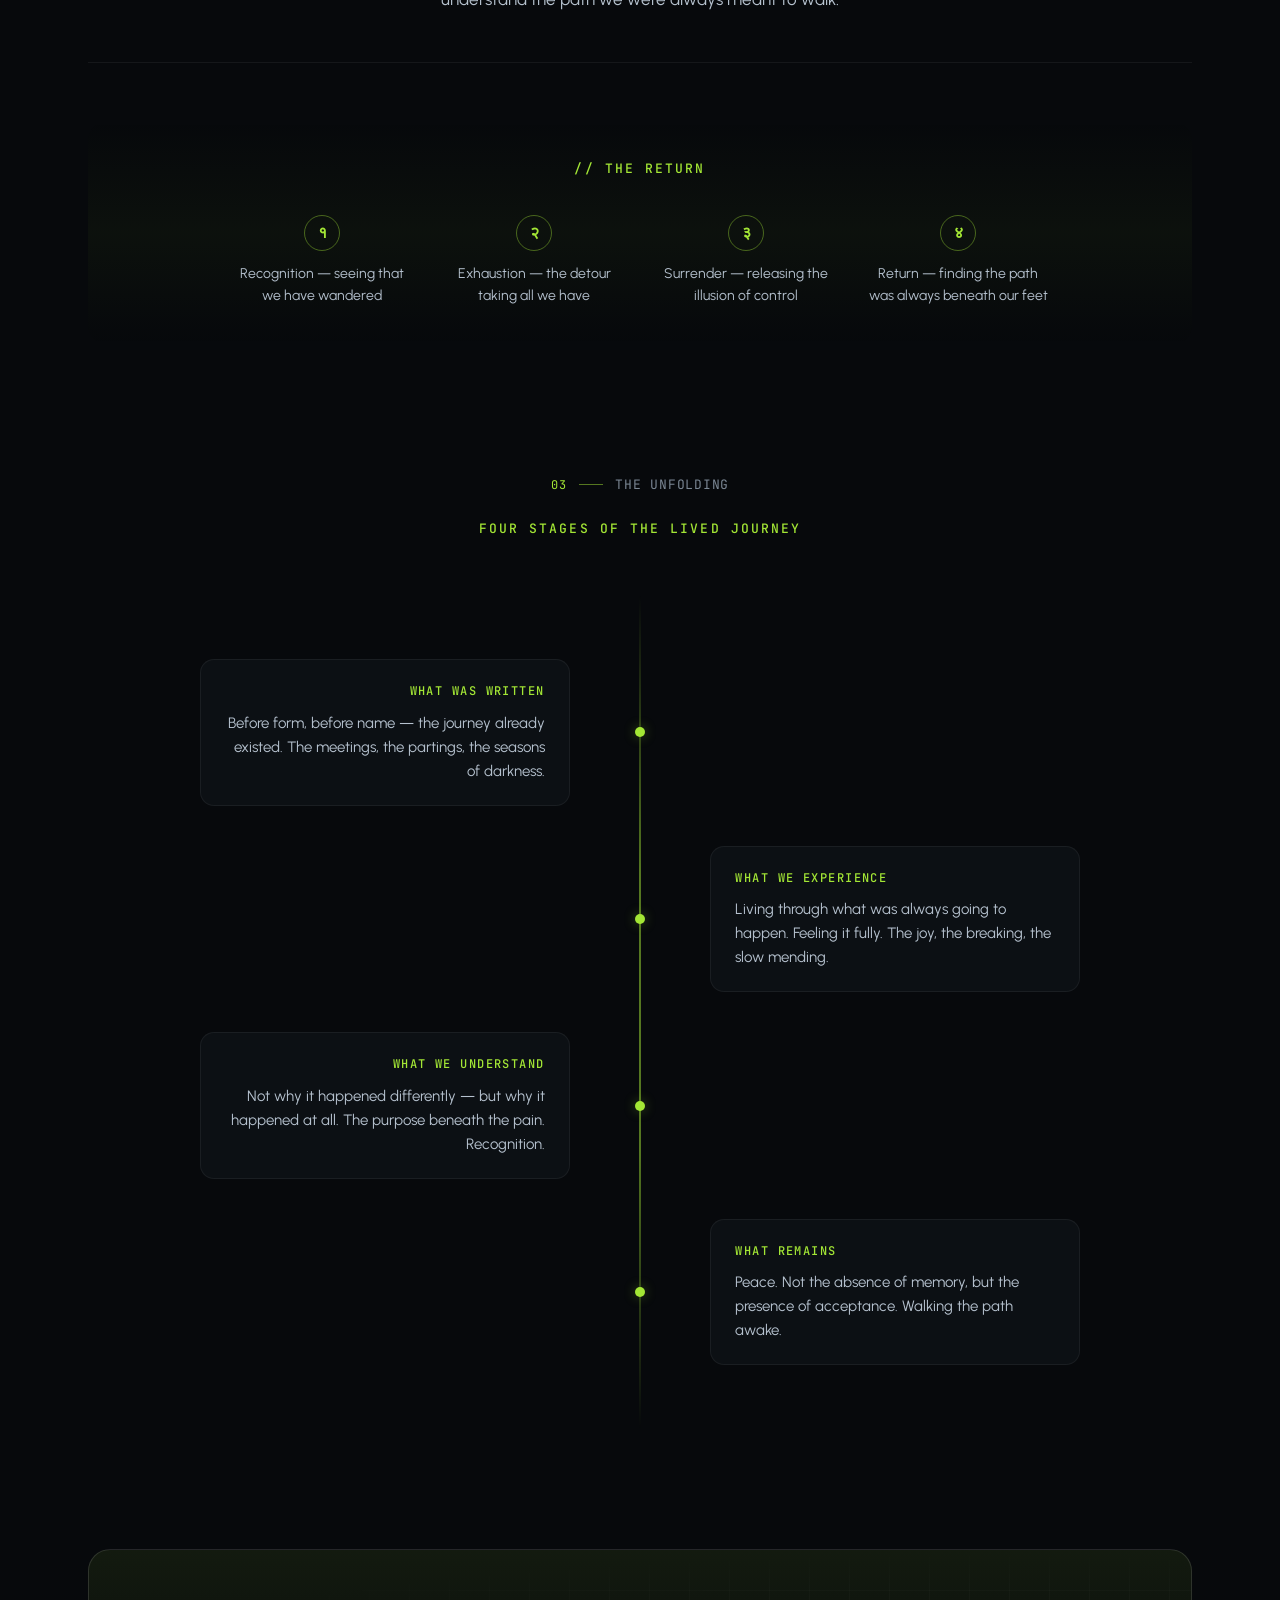
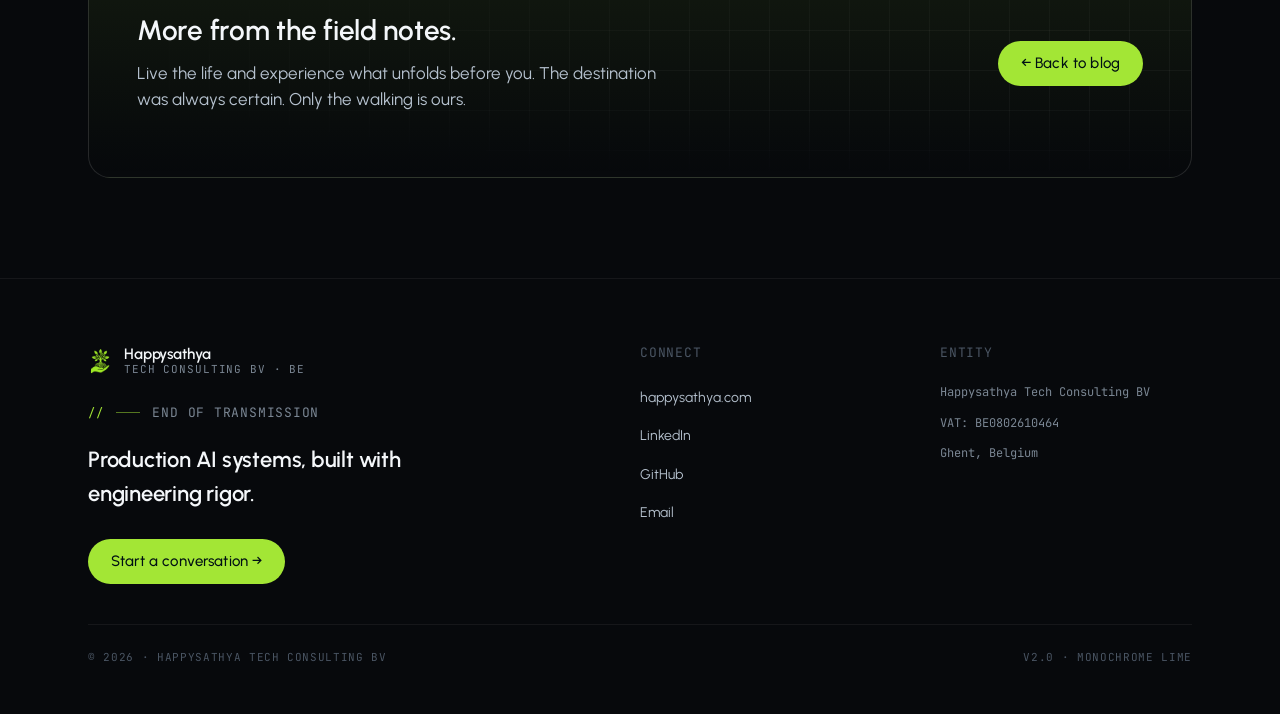
<file: the-written-journey.html>
<!DOCTYPE html>
<html lang="en">
<head>
  <meta charset="UTF-8">
  <meta name="viewport" content="width=device-width, initial-scale=1.0">
  <title>விதி யாத்திரை — The Written Journey</title>
  <meta name="description" content="Prarabdha, detours, and the path that was always beneath our feet. A visual meditation on fate and experience.">
  <link rel="canonical" href="https://happysathya.github.io/the-written-journey.html">
  <link rel="icon" type="image/png" href="assets/favicon.png">
  <meta property="og:type" content="article">
  <meta property="og:title" content="விதி யாத்திரை — The Written Journey">
  <meta property="og:description" content="Prarabdha, detours, and the path that was always beneath our feet. A visual meditation on fate and experience.">
  <meta property="og:url" content="https://happysathya.github.io/the-written-journey.html">
  <link rel="preconnect" href="https://fonts.googleapis.com">
  <link rel="preconnect" href="https://fonts.gstatic.com" crossorigin>
  <link href="https://fonts.googleapis.com/css2?family=JetBrains+Mono:wght@400;500;600&family=Urbanist:wght@400;500;600;700&display=swap" rel="stylesheet">
  <style>
    :root {
      --bg-0: #07090c;
      --bg-1: #0c1014;
      --bg-2: #11161c;
      --line: rgba(255, 255, 255, 0.06);
      --line-2: rgba(255, 255, 255, 0.12);
      --ink-0: #f4f7fa;
      --ink-1: #b6c2cf;
      --ink-2: #7a8693;
      --ink-3: #4a5563;
      --cy-1: #d9f99d;
      --cy-2: #a3e635;
      --cy-3: #65a30d;
      --accent-rgb: 163, 230, 53;
      --cy-glow: rgba(var(--accent-rgb), 0.35);
      --font-body: 'Urbanist', ui-sans-serif, system-ui, sans-serif;
      --font-mono: 'JetBrains Mono', ui-monospace, Menlo, monospace;
      --radius-sm: 6px;
      --radius: 14px;
      --radius-lg: 22px;
      --ease: cubic-bezier(0.22, 0.61, 0.36, 1);
      --dur-fast: 180ms;
    }

    * { margin: 0; padding: 0; box-sizing: border-box; }

    body {
      background: var(--bg-0);
      color: var(--ink-0);
      font-family: var(--font-body);
      font-size: 17px;
      line-height: 1.55;
      overflow-x: hidden;
      -webkit-font-smoothing: antialiased;
      min-height: 100vh;
    }

    a { color: var(--cy-2); text-decoration: none; }

    .mono { font-family: var(--font-mono); letter-spacing: 0.02em; }
    .meta { font-family: var(--font-mono); font-size: 13px; color: var(--ink-2); letter-spacing: 0.06em; text-transform: uppercase; }
    .idx { font-family: var(--font-mono); font-size: 12px; color: var(--cy-2); letter-spacing: 0.1em; }

    .container { width: 100%; max-width: 1200px; margin: 0 auto; padding: 0 24px; }
    @media (min-width: 768px) { .container { padding: 0 48px; } }

    /* Header */
    .site-header {
      position: sticky; top: 0; z-index: 50;
      backdrop-filter: blur(12px); -webkit-backdrop-filter: blur(12px);
      background: rgba(7, 9, 12, 0.72);
      border-bottom: 1px solid var(--line);
    }
    .header-row { display: flex; align-items: center; justify-content: space-between; height: 72px; }
    .brand { display: flex; align-items: center; gap: 12px; text-decoration: none; }
    .brand-mark { height: 36px; width: auto; display: block; filter: saturate(1.1); }
    .brand-text { display: flex; flex-direction: column; line-height: 1.1; }
    .brand-text .name { font-size: 15px; font-weight: 600; color: var(--ink-0); letter-spacing: -0.01em; }
    .brand-text .sub { font-family: var(--font-mono); font-size: 11px; color: var(--ink-2); letter-spacing: 0.08em; }

    .nav-links { display: none; align-items: center; gap: 4px; }
    @media (min-width: 900px) { .nav-links { display: flex; } }
    .nav-link { display: inline-flex; align-items: baseline; gap: 6px; padding: 8px 14px; border-radius: 999px; color: var(--ink-1); text-decoration: none; transition: color var(--dur-fast) var(--ease), background var(--dur-fast) var(--ease); }
    .nav-link:hover { color: var(--cy-1); }
    .nav-link.active { color: var(--cy-1); background: rgba(var(--accent-rgb), 0.08); }
    .nav-link .num { font-family: var(--font-mono); font-size: 10px; color: var(--ink-3); }
    .nav-link.active .num { color: var(--cy-2); }
    .nav-link .label { font-size: 14px; font-weight: 500; }

    .header-right { display: none; align-items: center; gap: 12px; }
    @media (min-width: 900px) { .header-right { display: flex; } }
    #utc-clock { font-family: var(--font-mono); font-size: 11px; color: var(--ink-2); }
    .pulse-dot { width: 6px; height: 6px; border-radius: 50%; background: var(--cy-1); box-shadow: 0 0 10px var(--cy-1); animation: pulse-dot 2.2s infinite; }
    @keyframes pulse-dot { 0%, 100% { opacity: 1; } 50% { opacity: 0.35; } }

    /* Hero */
    .section { padding: 80px 0; position: relative; }
    .section.first { padding-top: 140px; padding-bottom: 40px; overflow: hidden; }
    .ambient-bg { position: absolute; inset: 0; pointer-events: none; overflow: hidden; }
    .ambient-glow { position: absolute; inset: 0; background-image: radial-gradient(circle at 50% 0%, rgba(var(--accent-rgb), 0.12), transparent 55%); }
    .ambient-grid { position: absolute; inset: 0; background-image: linear-gradient(rgba(255,255,255,0.035) 1px, transparent 1px), linear-gradient(90deg, rgba(255,255,255,0.035) 1px, transparent 1px); background-size: 48px 48px; -webkit-mask-image: radial-gradient(ellipse at center top, black 30%, transparent 80%); mask-image: radial-gradient(ellipse at center top, black 30%, transparent 80%); }
    .section .container { position: relative; }

    .kicker { display: flex; align-items: center; gap: 12px; }
    .kicker .line { width: 24px; height: 1px; background: var(--cy-2); opacity: 0.5; }

    .hero-inner { text-align: center; }
    .hero-inner .kicker { justify-content: center; }

    .display-h1 {
      font-size: clamp(36px, 5.5vw, 64px);
      line-height: 1.02;
      font-weight: 600;
      letter-spacing: 0.16em;
      color: var(--ink-0);
      margin-top: 24px;
    }

    .hero-sanskrit {
      font-family: var(--font-mono);
      font-size: 14px;
      color: var(--ink-2);
      letter-spacing: 0.18em;
      text-transform: uppercase;
      margin-top: 16px;
    }

    /* River of Time */
    .river-section {
      position: relative;
      height: 320px;
      margin: 40px 0 0;
      overflow: hidden;
    }
    .river { position: absolute; width: 100%; height: 100%; }
    .river svg { width: 100%; height: 100%; }
    .river-path { fill: none; stroke: url(#riverGradient); stroke-width: 2.5; stroke-linecap: round; animation: flowPath 8s ease-in-out infinite; }
    @keyframes flowPath { 0%, 100% { stroke-dashoffset: 0; } 50% { stroke-dashoffset: 50; } }

    .moment {
      position: absolute;
      width: 12px; height: 12px;
      border-radius: 50%;
      background: radial-gradient(circle at 30% 30%, var(--cy-1), var(--cy-2));
      box-shadow: 0 0 16px rgba(var(--accent-rgb), 0.6);
      animation: float 6s ease-in-out infinite;
    }
    .moment::after {
      content: attr(data-label);
      position: absolute;
      top: 22px; left: 50%; transform: translateX(-50%);
      white-space: nowrap;
      font-family: var(--font-mono);
      font-size: 11px;
      color: var(--ink-2);
      letter-spacing: 0.08em;
      text-transform: uppercase;
    }
    @keyframes float { 0%, 100% { transform: translateY(0); } 50% { transform: translateY(-10px); } }

    /* The cosmic wheel */
    .wheel-section { display: flex; justify-content: center; align-items: center; padding: 80px 0; position: relative; }
    .wheel-container { position: relative; width: 320px; height: 320px; }
    .wheel { width: 100%; height: 100%; border: 1.5px solid var(--cy-2); border-radius: 50%; position: relative; animation: rotate 60s linear infinite; }
    .wheel::before { content: ''; position: absolute; top: 50%; left: 50%; transform: translate(-50%, -50%); width: 60%; height: 60%; border: 1px solid rgba(var(--accent-rgb), 0.4); border-radius: 50%; }
    .wheel::after { content: ''; position: absolute; top: 50%; left: 50%; transform: translate(-50%, -50%); width: 30%; height: 30%; border: 1px solid rgba(var(--accent-rgb), 0.3); border-radius: 50%; }
    @keyframes rotate { from { transform: rotate(0deg); } to { transform: rotate(360deg); } }
    .wheel-center { position: absolute; top: 50%; left: 50%; transform: translate(-50%, -50%); width: 16px; height: 16px; background: radial-gradient(circle, var(--cy-1), var(--cy-2)); border-radius: 50%; box-shadow: 0 0 24px var(--cy-glow); z-index: 10; }
    .spoke { position: absolute; top: 50%; left: 50%; width: 50%; height: 1px; background: linear-gradient(to right, rgba(var(--accent-rgb), 0.7), transparent); transform-origin: left center; }
    .spoke:nth-child(1) { transform: rotate(0deg); }
    .spoke:nth-child(2) { transform: rotate(45deg); }
    .spoke:nth-child(3) { transform: rotate(90deg); }
    .spoke:nth-child(4) { transform: rotate(135deg); }
    .spoke:nth-child(5) { transform: rotate(180deg); }
    .spoke:nth-child(6) { transform: rotate(225deg); }
    .spoke:nth-child(7) { transform: rotate(270deg); }
    .spoke:nth-child(8) { transform: rotate(315deg); }

    .wheel-label { position: absolute; font-family: var(--font-mono); font-size: 11px; font-weight: 500; color: var(--cy-2); text-transform: uppercase; letter-spacing: 0.18em; }
    .wheel-label.top { top: -32px; left: 50%; transform: translateX(-50%); }
    .wheel-label.bottom { bottom: -32px; left: 50%; transform: translateX(-50%); }
    .wheel-label.left { left: -68px; top: 50%; transform: translateY(-50%); }
    .wheel-label.right { right: -68px; top: 50%; transform: translateY(-50%); }

    /* Philosophy cards */
    .cards-section { display: grid; grid-template-columns: repeat(3, 1fr); gap: 24px; margin: 60px 0; }
    @media (max-width: 900px) { .cards-section { grid-template-columns: 1fr; max-width: 380px; margin-left: auto; margin-right: auto; } }

    .card {
      background: var(--bg-1);
      border: 1px solid var(--line);
      border-radius: var(--radius-lg);
      padding: 36px 28px;
      text-align: center;
      transition: border-color var(--dur-fast) var(--ease), background var(--dur-fast) var(--ease);
    }
    .card:hover { border-color: var(--line-2); background: var(--bg-2); }

    .card-symbol {
      display: block;
      font-size: 36px;
      color: var(--cy-2);
      margin-bottom: 18px;
      line-height: 1;
    }
    .card .card-num {
      display: block;
      font-family: var(--font-mono);
      font-size: 11px;
      color: var(--ink-3);
      letter-spacing: 0.1em;
      margin-bottom: 8px;
    }
    .card h3 { font-size: 19px; font-weight: 600; color: var(--ink-0); margin-bottom: 12px; letter-spacing: -0.01em; }
    .card p { font-size: 15px; line-height: 1.65; color: var(--ink-1); }

    /* Quote section */
    .quote-section { text-align: center; padding: 80px 24px; position: relative; margin: 40px 0; }
    .quote-section::before, .quote-section::after { content: ''; position: absolute; left: 50%; transform: translateX(-50%); width: 80px; height: 1px; background: linear-gradient(90deg, transparent, var(--cy-2), transparent); }
    .quote-section::before { top: 0; }
    .quote-section::after { bottom: 0; }
    .quote { font-size: clamp(20px, 2.6vw, 28px); font-style: italic; color: var(--ink-0); line-height: 1.5; max-width: 700px; margin: 0 auto 20px; font-weight: 400; text-wrap: balance; }
    .quote-source { font-family: var(--font-mono); color: var(--ink-2); font-size: 12px; letter-spacing: 0.1em; text-transform: uppercase; }

    /* Particles */
    .particles { position: fixed; top: 0; left: 0; width: 100%; height: 100%; pointer-events: none; z-index: -1; overflow: hidden; }
    .particle { position: absolute; width: 2px; height: 2px; background: rgba(var(--accent-rgb), 0.35); border-radius: 50%; animation: drift 22s linear infinite; }
    @keyframes drift { 0% { transform: translateY(100vh) translateX(0); opacity: 0; } 10% { opacity: 1; } 90% { opacity: 1; } 100% { transform: translateY(-100vh) translateX(100px); opacity: 0; } }

    /* Detours */
    .section-title-block { text-align: center; }
    .section-title-block .display-h2 { font-size: clamp(28px, 3.4vw, 40px); line-height: 1.1; font-weight: 600; letter-spacing: -0.02em; color: var(--ink-0); margin-top: 16px; text-wrap: balance; }
    .section-title-block .lede-sub { color: var(--ink-2); font-size: 16px; font-style: italic; margin-top: 12px; max-width: 560px; margin-left: auto; margin-right: auto; }

    .path-visual { margin: 48px 0; padding: 16px; }
    .path-visual svg { width: 100%; max-width: 900px; margin: 0 auto; display: block; }
    .main-path { animation: dashFlow 3s linear infinite; }
    @keyframes dashFlow { to { stroke-dashoffset: -24; } }
    .detour-path { stroke-dasharray: 4,3; animation: detourPulse 4s ease-in-out infinite; }
    .detour-1 { animation-delay: 0s; }
    .detour-2 { animation-delay: 1.3s; }
    .detour-3 { animation-delay: 2.6s; }
    @keyframes detourPulse { 0%, 100% { opacity: 0.4; } 50% { opacity: 0.9; } }
    .detour-label { fill: var(--ink-2); font-family: 'JetBrains Mono', monospace; font-size: 11px; text-transform: uppercase; letter-spacing: 0.1em; text-anchor: middle; }
    .journey-point { animation: pointGlow 3s ease-in-out infinite; }
    @keyframes pointGlow { 0%, 100% { filter: drop-shadow(0 0 3px rgba(var(--accent-rgb), 0.6)); } 50% { filter: drop-shadow(0 0 8px rgba(var(--accent-rgb), 0.95)); } }
    .return-arrow { animation: arrowPulse 2s ease-in-out infinite; }
    @keyframes arrowPulse { 0%, 100% { opacity: 0.5; } 50% { opacity: 1; } }

    .detour-cards { display: grid; grid-template-columns: repeat(3, 1fr); gap: 24px; margin: 48px 0; }
    @media (max-width: 900px) { .detour-cards { grid-template-columns: 1fr; max-width: 380px; margin-left: auto; margin-right: auto; } }

    .detour-card { background: var(--bg-1); border: 1px solid var(--line); border-radius: var(--radius-lg); padding: 32px 24px; text-align: center; transition: border-color var(--dur-fast) var(--ease), background var(--dur-fast) var(--ease); }
    .detour-card:hover { border-color: var(--line-2); background: var(--bg-2); }
    .detour-icon { font-size: 26px; color: var(--cy-1); margin-bottom: 14px; line-height: 1; }
    .detour-card .card-num { display: block; font-family: var(--font-mono); font-size: 11px; color: var(--ink-3); letter-spacing: 0.1em; margin-bottom: 8px; }
    .detour-card h4 { font-family: var(--font-mono); font-size: 12px; color: var(--cy-2); letter-spacing: 0.12em; text-transform: uppercase; margin-bottom: 14px; font-weight: 500; }
    .detour-card p { font-size: 15px; line-height: 1.7; color: var(--ink-1); }

    .detour-wisdom { text-align: center; padding: 48px 24px; margin: 32px 0; border-top: 1px solid var(--line); border-bottom: 1px solid var(--line); }
    .wisdom-main { font-size: clamp(22px, 2.6vw, 28px); color: var(--ink-0); margin-bottom: 14px; font-weight: 600; text-wrap: balance; letter-spacing: -0.01em; }
    .wisdom-sub { font-size: 17px; color: var(--ink-1); max-width: 640px; margin: 0 auto; line-height: 1.7; }

    .return-section { margin-top: 56px; padding: 40px 24px; background: linear-gradient(180deg, transparent, rgba(var(--accent-rgb), 0.04), transparent); border-radius: var(--radius-lg); }
    .return-title { text-align: center; font-family: var(--font-mono); color: var(--cy-2); font-size: 13px; font-weight: 500; letter-spacing: 0.16em; text-transform: uppercase; margin-bottom: 36px; }
    .return-stages { display: flex; justify-content: center; gap: 32px; flex-wrap: wrap; }
    .return-stage { text-align: center; max-width: 180px; }
    .stage-marker { display: inline-grid; place-items: center; width: 36px; height: 36px; border: 1px solid rgba(var(--accent-rgb), 0.4); border-radius: 50%; color: var(--cy-2); font-size: 16px; margin-bottom: 12px; font-weight: 600; }
    .return-stage p { color: var(--ink-1); font-size: 14px; line-height: 1.55; }

    /* Timeline */
    .timeline-section { padding: 64px 0; }
    .timeline-section .meta-title { text-align: center; font-family: var(--font-mono); color: var(--cy-2); font-size: 13px; font-weight: 500; letter-spacing: 0.16em; text-transform: uppercase; margin-bottom: 56px; }
    .timeline { position: relative; padding: 24px 0; max-width: 880px; margin: 0 auto; }
    .timeline::before { content: ''; position: absolute; top: 0; bottom: 0; left: 50%; transform: translateX(-50%); width: 1px; background: linear-gradient(to bottom, transparent, var(--cy-2), var(--cy-2), transparent); }
    .timeline-item { display: flex; margin: 40px 0; position: relative; width: 100%; }
    .timeline-item:nth-child(odd) { justify-content: flex-start; }
    .timeline-item:nth-child(even) { justify-content: flex-end; }
    .timeline-content { width: 42%; padding: 22px 24px; background: var(--bg-1); border: 1px solid var(--line); border-radius: var(--radius); }
    .timeline-item:nth-child(odd) .timeline-content { text-align: right; margin-right: 8%; }
    .timeline-item:nth-child(even) .timeline-content { text-align: left; margin-left: 8%; }
    .timeline-dot { position: absolute; left: 50%; top: 50%; transform: translate(-50%, -50%); width: 10px; height: 10px; background: var(--cy-2); border-radius: 50%; box-shadow: 0 0 12px var(--cy-glow); z-index: 2; }
    .timeline-content h4 { font-family: var(--font-mono); color: var(--cy-2); font-size: 12px; font-weight: 500; letter-spacing: 0.12em; text-transform: uppercase; margin-bottom: 10px; }
    .timeline-content p { color: var(--ink-1); font-size: 15px; line-height: 1.6; }

    @media (max-width: 900px) {
      .timeline { padding-left: 36px; }
      .timeline::before { left: 18px; transform: none; }
      .timeline-item, .timeline-item:nth-child(odd), .timeline-item:nth-child(even) { justify-content: flex-start; }
      .timeline-content, .timeline-item:nth-child(odd) .timeline-content, .timeline-item:nth-child(even) .timeline-content { width: 100%; margin-left: 28px; margin-right: 0; text-align: left; }
      .timeline-dot { left: 18px; }
      .wheel-container { width: 260px; height: 260px; }
      .return-stages { flex-direction: column; align-items: center; }
    }

    /* CTA strip */
    .cta-strip { position: relative; overflow: hidden; border-radius: var(--radius-lg); padding: 48px 32px; border: 1px solid var(--line-2); background: linear-gradient(180deg, rgba(var(--accent-rgb), 0.08) 0%, transparent 100%); margin-top: 56px; }
    @media (min-width: 768px) { .cta-strip { padding: 64px 48px; } }
    .cta-strip::before { content: ''; position: absolute; inset: 0; pointer-events: none; background-image: linear-gradient(rgba(255,255,255,0.04) 1px, transparent 1px), linear-gradient(90deg, rgba(255,255,255,0.04) 1px, transparent 1px); background-size: 40px 40px; -webkit-mask-image: radial-gradient(ellipse at 80% 50%, black 20%, transparent 75%); mask-image: radial-gradient(ellipse at 80% 50%, black 20%, transparent 75%); }
    .cta-strip .row { position: relative; display: flex; flex-direction: column; gap: 32px; }
    @media (min-width: 768px) { .cta-strip .row { flex-direction: row; align-items: center; justify-content: space-between; } }
    .cta-strip h3 { font-size: clamp(22px, 2.6vw, 28px); line-height: 1.2; font-weight: 600; letter-spacing: -0.01em; color: var(--ink-0); max-width: 640px; }
    .cta-strip p { margin-top: 12px; max-width: 520px; color: var(--ink-1); font-size: 17px; }

    /* Buttons */
    .btn { display: inline-flex; align-items: center; gap: 10px; padding: 14px 22px; border-radius: 999px; font: 500 15px/1 var(--font-body); letter-spacing: 0.01em; border: 1px solid var(--line-2); color: var(--ink-0); background: transparent; cursor: pointer; text-decoration: none; transition: background var(--dur-fast) var(--ease), border-color var(--dur-fast) var(--ease), box-shadow var(--dur-fast) var(--ease); }
    .btn:hover { background: rgba(255, 255, 255, 0.04); border-color: var(--ink-2); }
    .btn-primary { border-color: transparent; background: var(--cy-2); color: #001014; box-shadow: 0 0 0 0 var(--cy-glow); }
    .btn-primary:hover { background: var(--cy-1); box-shadow: 0 0 40px -6px var(--cy-glow); }

    /* Footer */
    footer { margin-top: 100px; border-top: 1px solid var(--line); background: var(--bg-0); }
    .footer-grid { padding: 64px 0 40px; display: grid; gap: 48px; grid-template-columns: 1fr; }
    @media (min-width: 768px) { .footer-grid { grid-template-columns: 2fr 1fr 1fr; } }
    .footer-col-title { margin-bottom: 20px; color: var(--ink-3); }
    .footer-list { list-style: none; display: flex; flex-direction: column; gap: 12px; }
    .footer-list a { color: var(--ink-1); font-size: 14px; transition: color var(--dur-fast) var(--ease); }
    .footer-list a:hover { color: var(--cy-1); }
    .footer-entity { list-style: none; display: flex; flex-direction: column; gap: 12px; }
    .footer-entity li { font-family: var(--font-mono); font-size: 12px; color: var(--ink-2); }
    .footer-bottom { padding: 24px 0 48px; border-top: 1px solid var(--line); display: flex; flex-direction: column; gap: 16px; align-items: flex-start; }
    @media (min-width: 640px) { .footer-bottom { flex-direction: row; justify-content: space-between; align-items: center; } }
    .footer-bottom .copy, .footer-bottom .version { font-family: var(--font-mono); font-size: 11px; color: var(--ink-3); letter-spacing: 0.06em; text-transform: uppercase; }

    .display-h3 { font-size: 22px; font-weight: 600; color: var(--ink-0); letter-spacing: -0.01em; }

    @media (prefers-reduced-motion: reduce) { *, *::before, *::after { animation-duration: 0.01ms !important; transition-duration: 0.01ms !important; } }
  </style>
</head>
<body>
  <div class="particles">
    <div class="particle" style="left: 10%; animation-delay: 0s;"></div>
    <div class="particle" style="left: 20%; animation-delay: 3s;"></div>
    <div class="particle" style="left: 35%; animation-delay: 6s;"></div>
    <div class="particle" style="left: 50%; animation-delay: 2s;"></div>
    <div class="particle" style="left: 65%; animation-delay: 8s;"></div>
    <div class="particle" style="left: 80%; animation-delay: 4s;"></div>
    <div class="particle" style="left: 90%; animation-delay: 10s;"></div>
  </div>

  <header class="site-header">
    <div class="container">
      <div class="header-row">
        <a href="/" class="brand" aria-label="Happysathya home">
          <img src="assets/logo.png" alt="" class="brand-mark">
          <span class="brand-text">
            <span class="name">Happysathya</span>
            <span class="sub">BLOG · BE</span>
          </span>
        </a>
        <nav class="nav-links">
          <a href="index.html" class="nav-link"><span class="num">00</span><span class="label">Blog</span></a>
          <a href="https://happysathya.com" target="_blank" rel="noopener" class="nav-link"><span class="num">01</span><span class="label">happysathya.com ↗</span></a>
          <a href="https://www.linkedin.com/in/happysathya/" target="_blank" rel="noopener" class="nav-link"><span class="num">02</span><span class="label">LinkedIn ↗</span></a>
        </nav>
        <div class="header-right">
          <span id="utc-clock">--:--:-- UTC</span>
          <span aria-hidden="true" class="pulse-dot"></span>
        </div>
      </div>
    </div>
  </header>

  <section class="section first">
    <div class="ambient-bg" aria-hidden="true">
      <div class="ambient-glow"></div>
      <div class="ambient-grid"></div>
    </div>
    <div class="container">
      <div class="hero-inner">
        <div class="kicker">
          <span class="idx">b02</span>
          <span class="line"></span>
          <span class="meta">PHILOSOPHY · MAR 2026</span>
        </div>
        <h1 class="display-h1">விதி யாத்திரை</h1>
        <p class="hero-sanskrit">The Written Journey</p>
      </div>
    </div>
  </section>

  <div class="container">

    <!-- River of Time -->
    <section class="river-section">
      <div class="river">
        <svg viewBox="0 0 1200 400" preserveAspectRatio="none">
          <defs>
            <linearGradient id="riverGradient" x1="0%" y1="0%" x2="100%" y2="0%">
              <stop offset="0%" style="stop-color:rgba(163,230,53,0.1)" />
              <stop offset="50%" style="stop-color:rgba(163,230,53,0.7)" />
              <stop offset="100%" style="stop-color:rgba(163,230,53,0.1)" />
            </linearGradient>
          </defs>
          <path class="river-path" d="M0,200 Q150,150 300,180 T600,200 T900,170 T1200,200" stroke-dasharray="10,5"/>
          <path class="river-path" d="M0,220 Q150,270 300,240 T600,220 T900,250 T1200,220" stroke-dasharray="10,5" style="opacity: 0.5"/>
        </svg>
      </div>
      <div class="moment" data-label="birth" style="left: 8%; top: 48%;"></div>
      <div class="moment" data-label="love" style="left: 28%; top: 42%;"></div>
      <div class="moment" data-label="loss" style="left: 48%; top: 50%;"></div>
      <div class="moment" data-label="understanding" style="left: 68%; top: 38%;"></div>
      <div class="moment" data-label="peace" style="left: 88%; top: 48%;"></div>
    </section>

    <!-- Philosophy Cards -->
    <section style="margin: 60px 0;">
      <div class="kicker">
        <span class="idx">01</span>
        <span class="line"></span>
        <span class="meta">FOUNDATIONS</span>
      </div>
      <div class="cards-section">
        <div class="card">
          <span class="card-num">01 / 03</span>
          <span class="card-symbol">॥</span>
          <h3>Prarabdha</h3>
          <p>The karma already set in motion. The fruit that must ripen in this lifetime, written before the first breath.</p>
        </div>
        <div class="card">
          <span class="card-num">02 / 03</span>
          <span class="card-symbol">ஓம்</span>
          <h3>Witness</h3>
          <p>Not to choose, but to understand why the choices unfold. The soul watches its own story being told.</p>
        </div>
        <div class="card">
          <span class="card-num">03 / 03</span>
          <span class="card-symbol">∞</span>
          <h3>Time</h3>
          <p>The river that carries all moments. We do not swim against it. We learn to float, to see, to be present.</p>
        </div>
      </div>
    </section>

    <!-- Wheel of Time -->
    <section class="wheel-section">
      <div class="wheel-container">
        <div class="wheel">
          <div class="spoke"></div>
          <div class="spoke"></div>
          <div class="spoke"></div>
          <div class="spoke"></div>
          <div class="spoke"></div>
          <div class="spoke"></div>
          <div class="spoke"></div>
          <div class="spoke"></div>
        </div>
        <div class="wheel-center"></div>
        <span class="wheel-label top">Past</span>
        <span class="wheel-label bottom">Future</span>
        <span class="wheel-label left">Written</span>
        <span class="wheel-label right">Lived</span>
      </div>
    </section>

    <!-- Quote -->
    <section class="quote-section">
      <p class="quote">"You have the right to work, but never to the fruit of work. You should never engage in action for the sake of reward."</p>
      <p class="quote-source">— Bhagavad Gita 2.47</p>
    </section>

    <!-- Detours Section -->
    <section style="padding: 64px 0;">
      <div class="section-title-block">
        <div class="kicker" style="justify-content: center;">
          <span class="idx">02</span>
          <span class="line"></span>
          <span class="meta">DETOURS</span>
        </div>
        <h2 class="display-h2">When we wander from the path, we still arrive — only more weathered.</h2>
        <p class="lede-sub">The detours do not change the destination. They only change how we arrive.</p>
      </div>

      <div class="path-visual">
        <svg viewBox="0 0 1000 300" preserveAspectRatio="xMidYMid meet">
          <defs>
            <linearGradient id="mainPathGradient" x1="0%" y1="0%" x2="100%" y2="0%">
              <stop offset="0%" style="stop-color:#a3e635" />
              <stop offset="100%" style="stop-color:#a3e635" />
            </linearGradient>
            <linearGradient id="detourGradient" x1="0%" y1="0%" x2="100%" y2="0%">
              <stop offset="0%" style="stop-color:#65a30d" />
              <stop offset="50%" style="stop-color:#65a30d" />
              <stop offset="100%" style="stop-color:#65a30d" />
            </linearGradient>
          </defs>

          <path class="main-path" d="M50,150 L950,150" stroke="url(#mainPathGradient)" stroke-width="2.5" fill="none" stroke-dasharray="8,4" opacity="0.55"/>

          <path class="detour-path detour-1" d="M200,150 Q200,50 300,50 Q400,50 400,100 Q400,150 350,150 Q300,150 300,100 Q300,50 350,50 Q420,50 420,150" stroke="url(#detourGradient)" stroke-width="1.8" fill="none" opacity="0.75"/>
          <path class="detour-path detour-2" d="M500,150 Q520,250 600,280 Q680,280 720,200 Q750,150 780,150" stroke="url(#detourGradient)" stroke-width="1.8" fill="none" opacity="0.75"/>
          <path class="detour-path detour-3" d="M850,150 Q830,100 800,120 Q770,140 790,170 Q810,200 850,180 Q880,160 900,150" stroke="url(#detourGradient)" stroke-width="1.8" fill="none" opacity="0.75"/>

          <circle cx="50" cy="150" r="7" fill="#a3e635" class="journey-point"/>
          <circle cx="200" cy="150" r="5" fill="#a3e635" class="journey-point"/>
          <circle cx="420" cy="150" r="5" fill="#a3e635" class="journey-point"/>
          <circle cx="500" cy="150" r="5" fill="#a3e635" class="journey-point"/>
          <circle cx="780" cy="150" r="5" fill="#a3e635" class="journey-point"/>
          <circle cx="850" cy="150" r="5" fill="#a3e635" class="journey-point"/>
          <circle cx="950" cy="150" r="7" fill="#a3e635" class="journey-point"/>

          <text x="310" y="30" class="detour-label">addiction</text>
          <text x="600" y="270" class="detour-label">separation</text>
          <text x="820" y="200" class="detour-label">depression</text>

          <path d="M415,140 L420,150 L415,160" stroke="#a3e635" stroke-width="1.5" fill="none" class="return-arrow"/>
          <path d="M775,140 L780,150 L775,160" stroke="#a3e635" stroke-width="1.5" fill="none" class="return-arrow"/>
          <path d="M895,140 L900,150 L895,160" stroke="#a3e635" stroke-width="1.5" fill="none" class="return-arrow"/>
        </svg>
      </div>

      <div class="detour-cards">
        <div class="detour-card">
          <span class="card-num">01 / 03</span>
          <div class="detour-icon">↺</div>
          <h4>The Loop</h4>
          <p>Addiction, obsession, the circling back to what harms us. We think we're choosing escape, but we're just delaying arrival. The path waits.</p>
        </div>
        <div class="detour-card">
          <span class="card-num">02 / 03</span>
          <div class="detour-icon">↓</div>
          <h4>The Descent</h4>
          <p>Separation, loss, the fall into darkness. We descend not by choice but by gravity. Yet even the lowest point bends back toward the path.</p>
        </div>
        <div class="detour-card">
          <span class="card-num">03 / 03</span>
          <div class="detour-icon">〰</div>
          <h4>The Wandering</h4>
          <p>Depression, confusion, moving without direction. Small circles in the fog. But even aimless steps eventually find their way home.</p>
        </div>
      </div>

      <div class="detour-wisdom">
        <p class="wisdom-main">The detours do not change the destination.</p>
        <p class="wisdom-sub">They only change how bruised we are when we arrive, and how deeply we understand the path we were always meant to walk.</p>
      </div>

      <div class="return-section">
        <h3 class="return-title">// The Return</h3>
        <div class="return-stages">
          <div class="return-stage"><span class="stage-marker">१</span><p>Recognition — seeing that we have wandered</p></div>
          <div class="return-stage"><span class="stage-marker">२</span><p>Exhaustion — the detour taking all we have</p></div>
          <div class="return-stage"><span class="stage-marker">३</span><p>Surrender — releasing the illusion of control</p></div>
          <div class="return-stage"><span class="stage-marker">४</span><p>Return — finding the path was always beneath our feet</p></div>
        </div>
      </div>
    </section>

    <!-- Timeline -->
    <section class="timeline-section">
      <div class="kicker" style="justify-content: center;">
        <span class="idx">03</span>
        <span class="line"></span>
        <span class="meta">THE UNFOLDING</span>
      </div>
      <h2 class="meta-title" style="margin-top: 24px;">Four stages of the lived journey</h2>
      <div class="timeline">
        <div class="timeline-item">
          <div class="timeline-content">
            <h4>What Was Written</h4>
            <p>Before form, before name — the journey already existed. The meetings, the partings, the seasons of darkness.</p>
          </div>
          <div class="timeline-dot"></div>
        </div>
        <div class="timeline-item">
          <div class="timeline-content">
            <h4>What We Experience</h4>
            <p>Living through what was always going to happen. Feeling it fully. The joy, the breaking, the slow mending.</p>
          </div>
          <div class="timeline-dot"></div>
        </div>
        <div class="timeline-item">
          <div class="timeline-content">
            <h4>What We Understand</h4>
            <p>Not why it happened differently — but why it happened at all. The purpose beneath the pain. Recognition.</p>
          </div>
          <div class="timeline-dot"></div>
        </div>
        <div class="timeline-item">
          <div class="timeline-content">
            <h4>What Remains</h4>
            <p>Peace. Not the absence of memory, but the presence of acceptance. Walking the path awake.</p>
          </div>
          <div class="timeline-dot"></div>
        </div>
      </div>
    </section>

    <div class="cta-strip">
      <div class="row">
        <div>
          <h3>More from the field notes.</h3>
          <p>Live the life and experience what unfolds before you. The destination was always certain. Only the walking is ours.</p>
        </div>
        <a class="btn btn-primary" href="index.html">← Back to blog</a>
      </div>
    </div>

  </div>

  <footer>
    <div class="container">
      <div class="footer-grid">
        <div>
          <a href="/" class="brand">
            <img src="assets/logo.png" alt="" class="brand-mark">
            <span class="brand-text">
              <span class="name">Happysathya</span>
              <span class="sub">TECH CONSULTING BV · BE</span>
            </span>
          </a>
          <div class="kicker" style="margin-top: 24px;">
            <span class="idx">//</span>
            <span class="line"></span>
            <span class="meta">END OF TRANSMISSION</span>
          </div>
          <h3 class="display-h3" style="margin-top: 20px; max-width: 420px;">Production AI systems, built with engineering rigor.</h3>
          <a class="btn btn-primary" href="https://happysathya.com" target="_blank" rel="noopener" style="margin-top: 28px;">Start a conversation →</a>
        </div>
        <div>
          <div class="meta footer-col-title">Connect</div>
          <ul class="footer-list">
            <li><a href="https://happysathya.com" target="_blank" rel="noopener">happysathya.com</a></li>
            <li><a href="https://www.linkedin.com/in/happysathya/" target="_blank" rel="noopener">LinkedIn</a></li>
            <li><a href="https://github.com/happysathya" target="_blank" rel="noopener">GitHub</a></li>
            <li><a href="mailto:sathyaprakash.d@gmail.com">Email</a></li>
          </ul>
        </div>
        <div>
          <div class="meta footer-col-title">Entity</div>
          <ul class="footer-entity">
            <li>Happysathya Tech Consulting BV</li>
            <li>VAT: BE0802610464</li>
            <li>Ghent, Belgium</li>
          </ul>
        </div>
      </div>
      <div class="footer-bottom">
        <span class="copy">© <span id="footer-year">2026</span> · HAPPYSATHYA TECH CONSULTING BV</span>
        <span class="version">v2.0 · MONOCHROME LIME</span>
      </div>
    </div>
  </footer>

  <script>
    const clock = document.getElementById('utc-clock');
    if (clock) {
      const tick = () => {
        const d = new Date();
        const pad = (n) => String(n).padStart(2, '0');
        clock.textContent = `${pad(d.getUTCHours())}:${pad(d.getUTCMinutes())}:${pad(d.getUTCSeconds())} UTC`;
      };
      tick();
      setInterval(tick, 1000);
    }
    const year = document.getElementById('footer-year');
    if (year) year.textContent = String(new Date().getFullYear());
  </script>
</body>
</html>
</file>
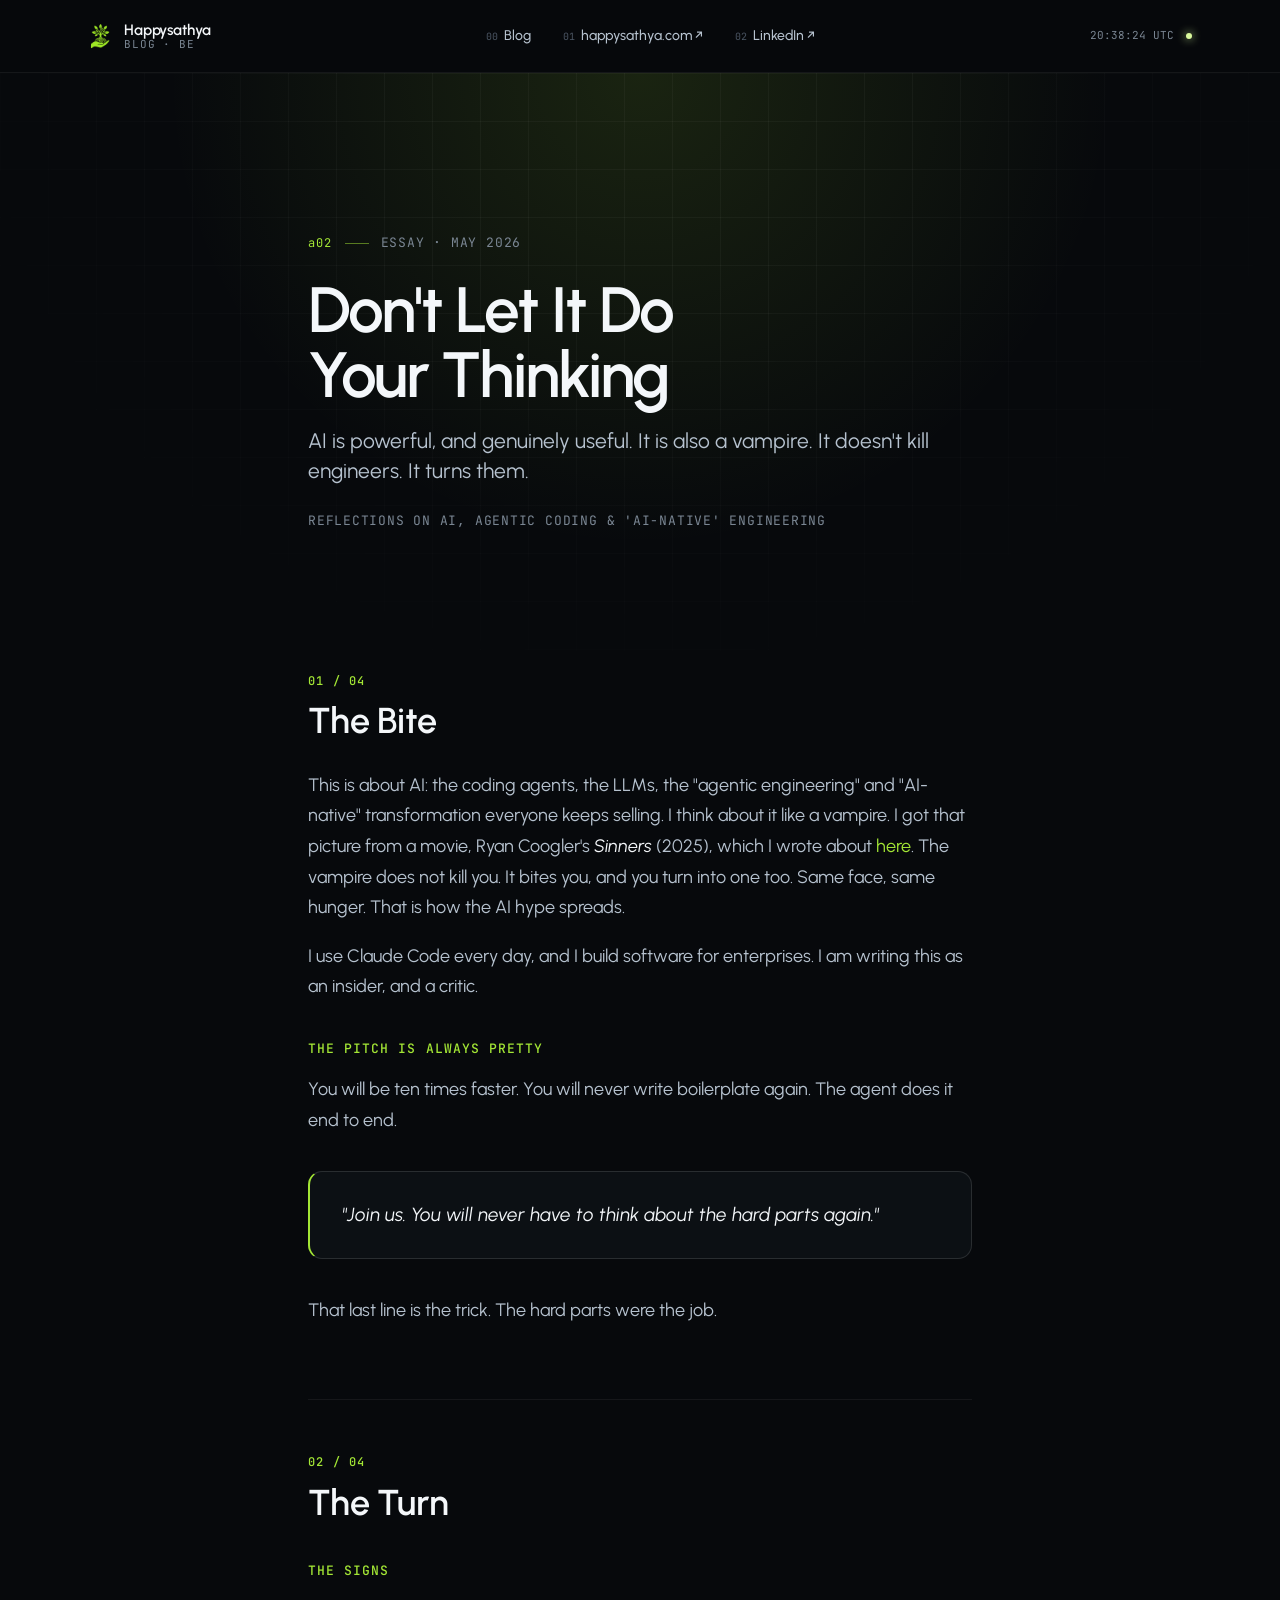
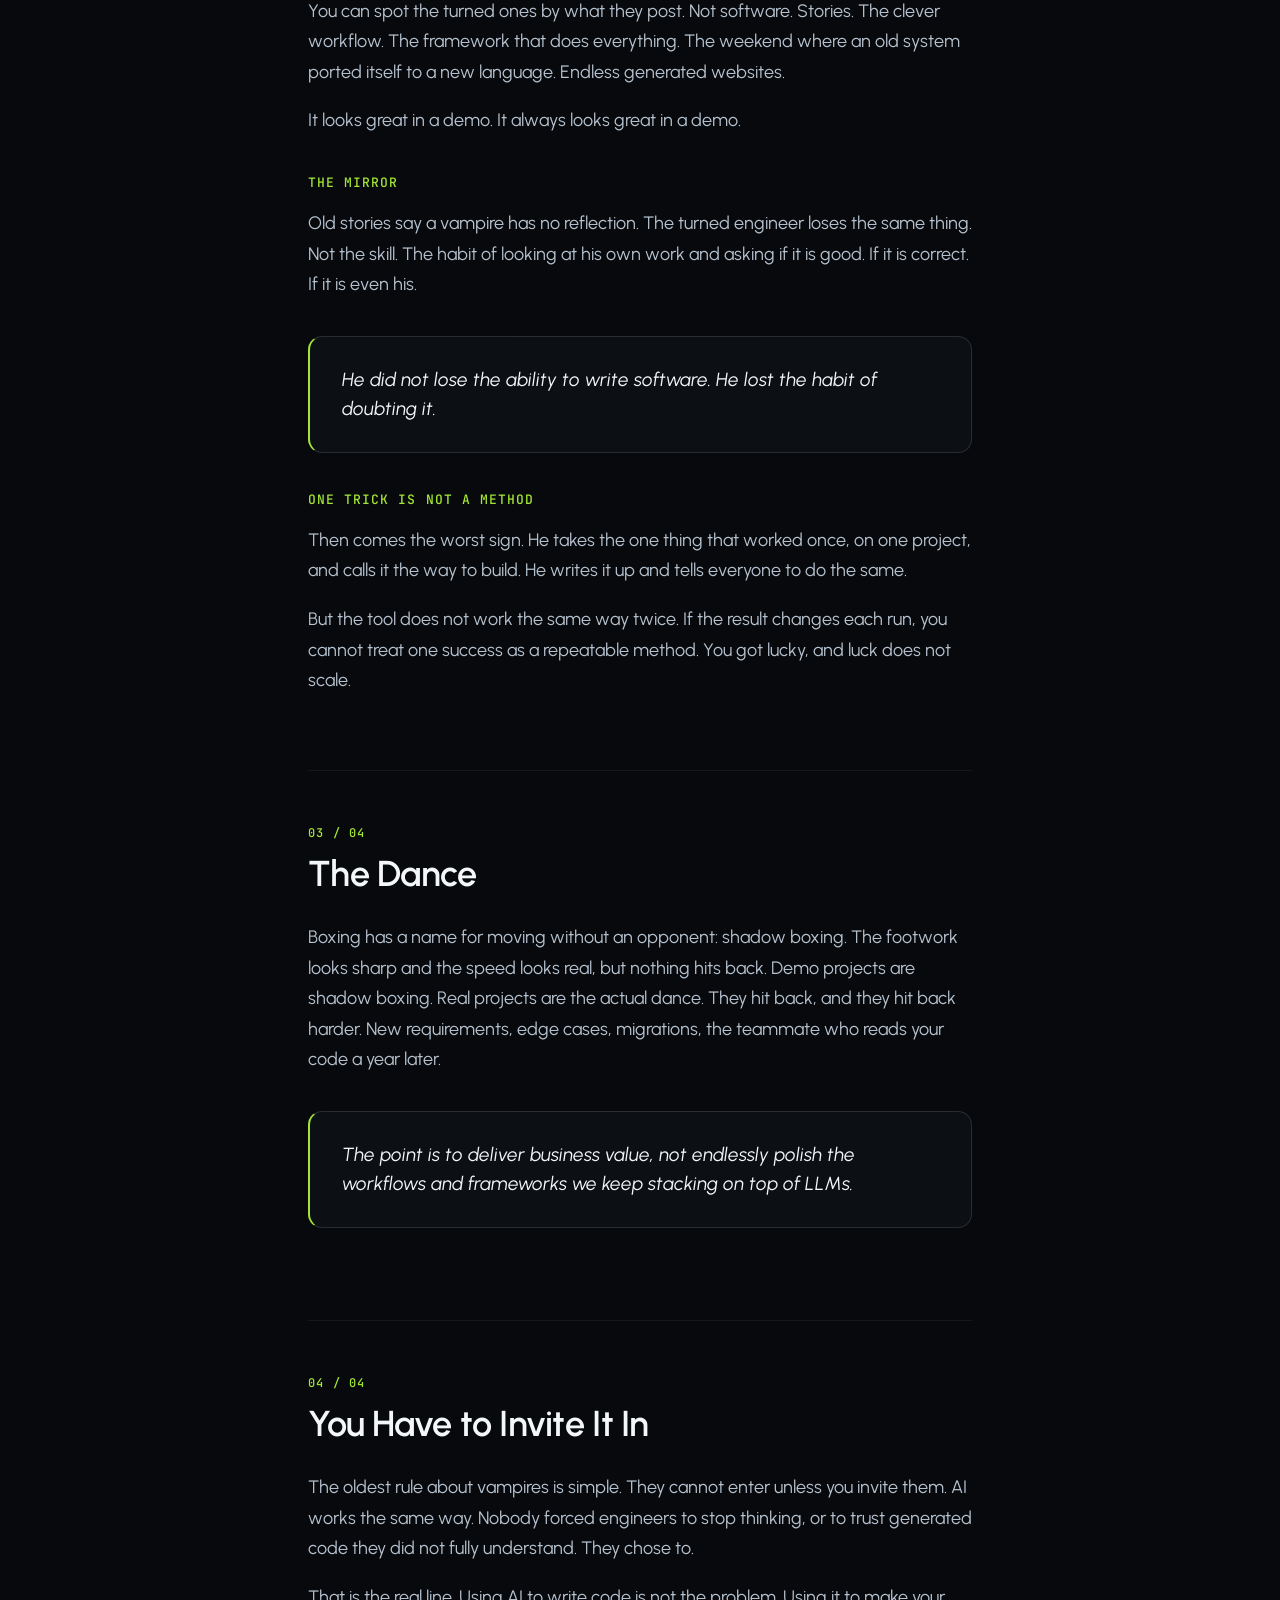
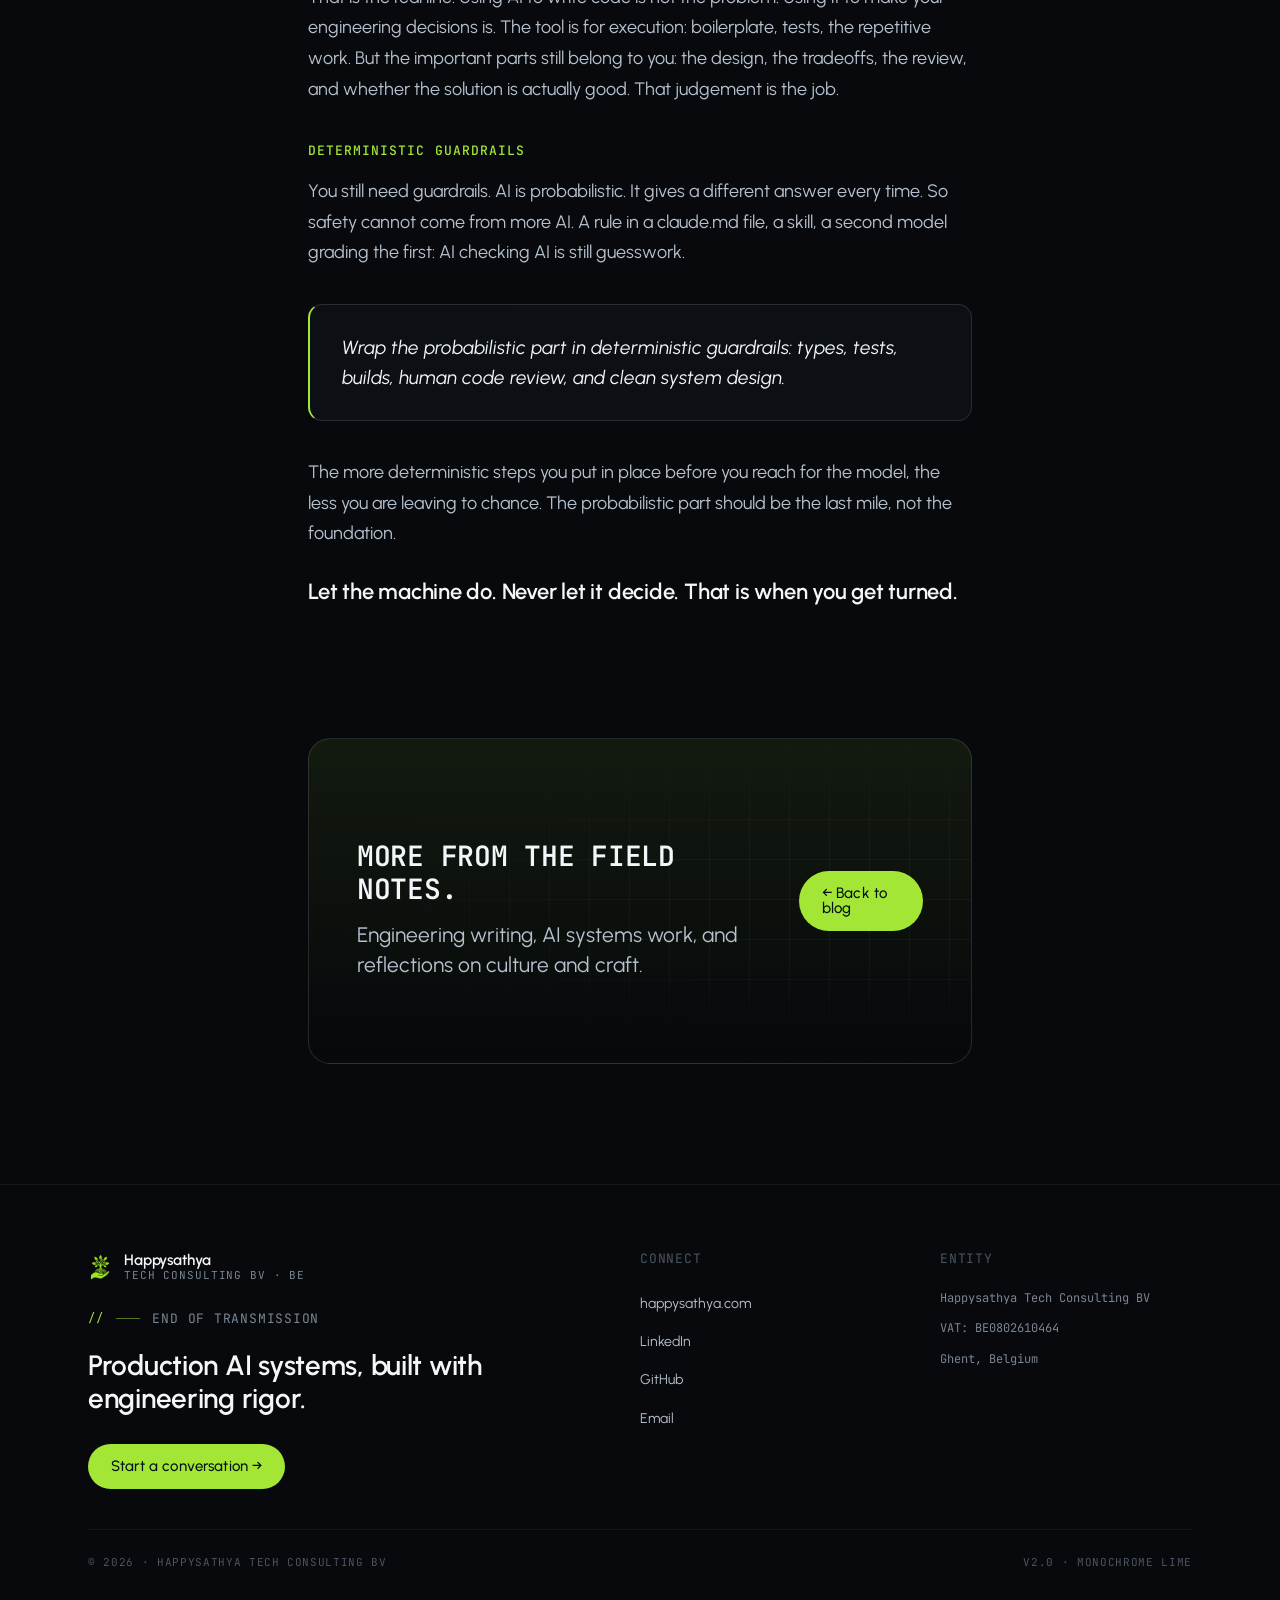
<file: you-have-to-invite-it-in.html>
<!DOCTYPE html>
<html lang="en">
<head>
<meta charset="UTF-8">
<meta name="viewport" content="width=device-width, initial-scale=1.0">
<title>Don't Let It Do Your Thinking — On Agentic Coding and the Engineer's judgement</title>
<meta name="description" content="AI is a vampire. It bites you and you turn. A plain take on agentic coding, GenAI, and the 'AI-native' hype: why real guardrails are deterministic, why demos fall apart in production, and why you let the machine do the work but never the thinking.">
<link rel="canonical" href="https://happysathya.github.io/you-have-to-invite-it-in.html">
<link rel="icon" type="image/png" href="assets/favicon.png">
<meta property="og:type" content="article">
<meta property="og:title" content="Don't Let It Do Your Thinking — On Agentic Coding and the Engineer's judgement">
<meta property="og:description" content="AI is a vampire. It bites you and you turn. A plain take on agentic coding, GenAI, and the 'AI-native' hype: why real guardrails are deterministic, why demos fall apart in production, and why you let the machine do the work but never the thinking.">
<meta property="og:url" content="https://happysathya.github.io/you-have-to-invite-it-in.html">
<link rel="preconnect" href="https://fonts.googleapis.com">
<link rel="preconnect" href="https://fonts.gstatic.com" crossorigin>
<link href="https://fonts.googleapis.com/css2?family=JetBrains+Mono:wght@400;500;600&family=Urbanist:wght@400;500;600;700&display=swap" rel="stylesheet">
<style>
    :root {
        --bg-0: #07090c;
        --bg-1: #0c1014;
        --bg-2: #11161c;
        --line: rgba(255, 255, 255, 0.06);
        --line-2: rgba(255, 255, 255, 0.12);
        --ink-0: #f4f7fa;
        --ink-1: #b6c2cf;
        --ink-2: #7a8693;
        --ink-3: #4a5563;
        --cy-1: #d9f99d;
        --cy-2: #a3e635;
        --cy-3: #65a30d;
        --accent-rgb: 163, 230, 53;
        --cy-glow: rgba(var(--accent-rgb), 0.35);
        --font-body: 'Urbanist', ui-sans-serif, system-ui, sans-serif;
        --font-mono: 'JetBrains Mono', ui-monospace, Menlo, monospace;
        --radius-sm: 6px;
        --radius: 14px;
        --radius-lg: 22px;
        --ease: cubic-bezier(0.22, 0.61, 0.36, 1);
        --dur-fast: 180ms;
        --dur: 420ms;
    }

    * { margin: 0; padding: 0; box-sizing: border-box; }

    body {
        background: var(--bg-0);
        color: var(--ink-0);
        font-family: var(--font-body);
        font-size: 17px;
        line-height: 1.55;
        -webkit-font-smoothing: antialiased;
    }

    a { color: var(--cy-2); text-decoration: none; }

    .mono { font-family: var(--font-mono); letter-spacing: 0.02em; }
    .meta { font-family: var(--font-mono); font-size: 13px; color: var(--ink-2); letter-spacing: 0.06em; text-transform: uppercase; }
    .idx { font-family: var(--font-mono); font-size: 12px; color: var(--cy-2); letter-spacing: 0.1em; }

    .container { width: 100%; max-width: 1200px; margin: 0 auto; padding: 0 24px; }
    @media (min-width: 768px) { .container { padding: 0 48px; } }

    .container-prose { width: 100%; max-width: 760px; margin: 0 auto; padding: 0 24px; }
    @media (min-width: 768px) { .container-prose { padding: 0 48px; } }

    /* Header (shared) */
    .site-header {
        position: sticky; top: 0; z-index: 50;
        backdrop-filter: blur(12px); -webkit-backdrop-filter: blur(12px);
        background: rgba(7, 9, 12, 0.72);
        border-bottom: 1px solid var(--line);
    }
    .header-row { display: flex; align-items: center; justify-content: space-between; height: 72px; }
    .brand { display: flex; align-items: center; gap: 12px; text-decoration: none; }
    .brand-mark { height: 36px; width: auto; display: block; filter: saturate(1.1); }
    .brand-text { display: flex; flex-direction: column; line-height: 1.1; }
    .brand-text .name { font-size: 15px; font-weight: 600; letter-spacing: -0.01em; color: var(--ink-0); }
    .brand-text .sub { font-family: var(--font-mono); font-size: 11px; color: var(--ink-2); letter-spacing: 0.08em; }

    .nav-links { display: none; align-items: center; gap: 4px; }
    @media (min-width: 900px) { .nav-links { display: flex; } }
    .nav-link {
        display: inline-flex; align-items: baseline; gap: 6px;
        padding: 8px 14px; border-radius: 999px;
        color: var(--ink-1); background: transparent; text-decoration: none;
        transition: color var(--dur-fast) var(--ease), background var(--dur-fast) var(--ease);
    }
    .nav-link:hover { color: var(--cy-1); }
    .nav-link.active { color: var(--cy-1); background: rgba(var(--accent-rgb), 0.08); }
    .nav-link .num { font-family: var(--font-mono); font-size: 10px; color: var(--ink-3); }
    .nav-link.active .num { color: var(--cy-2); }
    .nav-link .label { font-size: 14px; font-weight: 500; }

    .header-right { display: none; align-items: center; gap: 12px; }
    @media (min-width: 900px) { .header-right { display: flex; } }
    #utc-clock { font-family: var(--font-mono); font-size: 11px; color: var(--ink-2); }
    .pulse-dot { width: 6px; height: 6px; border-radius: 50%; background: var(--cy-1); box-shadow: 0 0 10px var(--cy-1); animation: pulse-dot 2.2s infinite; }
    @keyframes pulse-dot { 0%, 100% { opacity: 1; } 50% { opacity: 0.35; } }

    /* Hero */
    .section { padding: 120px 0; position: relative; }
    .section.first { padding-top: 160px; overflow: hidden; }
    .ambient-bg { position: absolute; inset: 0; pointer-events: none; overflow: hidden; }
    .ambient-glow { position: absolute; inset: 0; background-image: radial-gradient(circle at 50% 0%, rgba(var(--accent-rgb), 0.12), transparent 55%); }
    .ambient-grid {
        position: absolute; inset: 0;
        background-image: linear-gradient(rgba(255,255,255,0.035) 1px, transparent 1px), linear-gradient(90deg, rgba(255,255,255,0.035) 1px, transparent 1px);
        background-size: 48px 48px;
        -webkit-mask-image: radial-gradient(ellipse at center top, black 30%, transparent 80%);
        mask-image: radial-gradient(ellipse at center top, black 30%, transparent 80%);
    }
    .section .container, .section .container-prose { position: relative; }

    .kicker { display: flex; align-items: center; gap: 12px; }
    .kicker .line { width: 24px; height: 1px; background: var(--cy-2); opacity: 0.5; }

    .display-h1 {
        font-size: clamp(36px, 5.5vw, 64px);
        line-height: 1.02; font-weight: 600; letter-spacing: -0.03em;
        text-wrap: balance; color: var(--ink-0);
        margin-top: 24px; max-width: 800px;
    }

    .display-h2 { font-size: clamp(28px, 3.4vw, 44px); line-height: 1.08; font-weight: 600; letter-spacing: -0.02em; text-wrap: balance; color: var(--ink-0); }
    .display-h3 { font-size: 28px; line-height: 1.2; font-weight: 600; letter-spacing: -0.01em; color: var(--ink-0); }

    .lede { font-size: 21px; line-height: 1.45; color: var(--ink-1); font-weight: 400; margin-top: 18px; max-width: 640px; }

    .hero-tagline { margin-top: 24px; }

    /* Article body */
    article {
        padding: 24px 0 48px;
        font-size: 18px;
        line-height: 1.7;
        color: var(--ink-1);
    }

    article section {
        padding: 56px 0;
        border-top: 1px solid var(--line);
    }

    article section:first-of-type { border-top: none; padding-top: 24px; }

    article h2 {
        font-size: clamp(28px, 3vw, 36px);
        line-height: 1.15;
        font-weight: 600;
        letter-spacing: -0.02em;
        color: var(--ink-0);
        margin-bottom: 28px;
        text-wrap: balance;
    }

    article h2 .h2-num {
        display: block;
        font-family: var(--font-mono);
        font-size: 12px;
        color: var(--cy-2);
        letter-spacing: 0.1em;
        margin-bottom: 12px;
        font-weight: 500;
    }

    article h3 {
        font-family: var(--font-mono);
        font-size: 13px;
        color: var(--cy-2);
        letter-spacing: 0.08em;
        text-transform: uppercase;
        margin-top: 36px;
        margin-bottom: 14px;
        font-weight: 500;
    }

    article p {
        margin-bottom: 18px;
        color: var(--ink-1);
    }

    article em {
        color: var(--ink-0);
        font-style: italic;
    }

    .pull-quote {
        margin: 36px 0;
        padding: 28px 32px;
        background: var(--bg-1);
        border: 1px solid var(--line-2);
        border-left: 2px solid var(--cy-2);
        border-radius: var(--radius);
        font-style: italic;
        font-size: 19px;
        line-height: 1.55;
        color: var(--ink-0);
    }

    .closing-line {
        font-size: 22px;
        line-height: 1.4;
        color: var(--ink-0);
        font-weight: 600;
        margin-top: 28px;
        text-wrap: balance;
        letter-spacing: -0.01em;
    }

    .residue {
        list-style: none;
        margin-top: 8px;
    }

    .residue li {
        padding: 24px 0;
        border-top: 1px solid var(--line);
    }

    .residue li:first-child { border-top: none; }

    .residue li strong {
        display: block;
        margin-bottom: 8px;
        font-style: italic;
        color: var(--ink-0);
        font-weight: 500;
        font-size: 17px;
    }

    .residue li .gloss {
        display: block;
        font-family: var(--font-mono);
        font-size: 13px;
        color: var(--ink-2);
        letter-spacing: 0.02em;
    }

    /* CTA strip */
    .cta-strip {
        position: relative; overflow: hidden;
        border-radius: var(--radius-lg);
        padding: 48px 32px;
        border: 1px solid var(--line-2);
        background: linear-gradient(180deg, rgba(var(--accent-rgb), 0.08) 0%, transparent 100%);
        margin-top: 56px;
    }
    @media (min-width: 768px) { .cta-strip { padding: 64px 48px; } }
    .cta-strip::before {
        content: ''; position: absolute; inset: 0; pointer-events: none;
        background-image: linear-gradient(rgba(255,255,255,0.04) 1px, transparent 1px), linear-gradient(90deg, rgba(255,255,255,0.04) 1px, transparent 1px);
        background-size: 40px 40px;
        -webkit-mask-image: radial-gradient(ellipse at 80% 50%, black 20%, transparent 75%);
        mask-image: radial-gradient(ellipse at 80% 50%, black 20%, transparent 75%);
    }
    .cta-strip .row { position: relative; display: flex; flex-direction: column; gap: 32px; }
    @media (min-width: 768px) { .cta-strip .row { flex-direction: row; align-items: center; justify-content: space-between; } }
    .cta-strip h3 { max-width: 640px; }
    .cta-strip p { margin-top: 14px; max-width: 520px; color: var(--ink-1); }

    /* Buttons */
    .btn {
        display: inline-flex; align-items: center; gap: 10px;
        padding: 14px 22px; border-radius: 999px;
        font: 500 15px/1 var(--font-body); letter-spacing: 0.01em;
        border: 1px solid var(--line-2); color: var(--ink-0); background: transparent;
        cursor: pointer; text-decoration: none;
        transition: background var(--dur-fast) var(--ease), border-color var(--dur-fast) var(--ease), box-shadow var(--dur-fast) var(--ease);
    }
    .btn:hover { background: rgba(255, 255, 255, 0.04); border-color: var(--ink-2); }
    .btn-primary { border-color: transparent; background: var(--cy-2); color: #001014; box-shadow: 0 0 0 0 var(--cy-glow); }
    .btn-primary:hover { background: var(--cy-1); box-shadow: 0 0 40px -6px var(--cy-glow); }

    /* Footer */
    footer { margin-top: 120px; border-top: 1px solid var(--line); background: var(--bg-0); }
    .footer-grid { padding: 64px 0 40px; display: grid; gap: 48px; grid-template-columns: 1fr; }
    @media (min-width: 768px) { .footer-grid { grid-template-columns: 2fr 1fr 1fr; } }
    .footer-col-title { margin-bottom: 20px; color: var(--ink-3); }
    .footer-list { list-style: none; display: flex; flex-direction: column; gap: 12px; }
    .footer-list a { color: var(--ink-1); font-size: 14px; transition: color var(--dur-fast) var(--ease); }
    .footer-list a:hover { color: var(--cy-1); }
    .footer-entity { list-style: none; display: flex; flex-direction: column; gap: 12px; }
    .footer-entity li { font-family: var(--font-mono); font-size: 12px; color: var(--ink-2); }
    .footer-bottom { padding: 24px 0 48px; border-top: 1px solid var(--line); display: flex; flex-direction: column; gap: 16px; align-items: flex-start; }
    @media (min-width: 640px) { .footer-bottom { flex-direction: row; justify-content: space-between; align-items: center; } }
    .footer-bottom .copy, .footer-bottom .version { font-family: var(--font-mono); font-size: 11px; color: var(--ink-3); letter-spacing: 0.06em; text-transform: uppercase; }

    @media (prefers-reduced-motion: reduce) { *, *::before, *::after { animation-duration: 0.01ms !important; transition-duration: 0.01ms !important; } }
</style>
</head>
<body>

<header class="site-header">
    <div class="container">
        <div class="header-row">
            <a href="/" class="brand" aria-label="Happysathya home">
                <img src="assets/logo.png" alt="" class="brand-mark">
                <span class="brand-text">
                    <span class="name">Happysathya</span>
                    <span class="sub">BLOG · BE</span>
                </span>
            </a>
            <nav class="nav-links">
                <a href="index.html" class="nav-link"><span class="num">00</span><span class="label">Blog</span></a>
                <a href="https://happysathya.com" target="_blank" rel="noopener" class="nav-link"><span class="num">01</span><span class="label">happysathya.com ↗</span></a>
                <a href="https://www.linkedin.com/in/happysathya/" target="_blank" rel="noopener" class="nav-link"><span class="num">02</span><span class="label">LinkedIn ↗</span></a>
            </nav>
            <div class="header-right">
                <span id="utc-clock">--:--:-- UTC</span>
                <span aria-hidden="true" class="pulse-dot"></span>
            </div>
        </div>
    </div>
</header>

<section class="section first">
    <div class="ambient-bg" aria-hidden="true">
        <div class="ambient-glow"></div>
        <div class="ambient-grid"></div>
    </div>
    <div class="container-prose">
        <div class="kicker">
            <span class="idx">a02</span>
            <span class="line"></span>
            <span class="meta">ESSAY · MAY 2026</span>
        </div>
        <h1 class="display-h1">Don't Let It Do Your Thinking</h1>
        <p class="lede">AI is powerful, and genuinely useful. It is also a vampire. It doesn't kill engineers. It turns them.</p>
        <p class="meta hero-tagline">REFLECTIONS ON AI, AGENTIC CODING &amp; 'AI-NATIVE' ENGINEERING</p>
    </div>
</section>

<article class="container-prose">

    <section>
        <h2><span class="h2-num">01 / 04</span>The Bite</h2>

        <p>This is about AI: the coding agents, the LLMs, the "agentic engineering" and "AI-native" transformation everyone keeps selling. I think about it like a vampire. I got that picture from a movie, Ryan Coogler's <em>Sinners</em> (2025), which I wrote about <a href="the-juke-joint-had-a-door.html">here</a>. The vampire does not kill you. It bites you, and you turn into one too. Same face, same hunger. That is how the AI hype spreads.</p>

        <p>I use Claude Code every day, and I build software for enterprises. I am writing this as an insider, and a critic.</p>

        <h3>The pitch is always pretty</h3>
        <p>You will be ten times faster. You will never write boilerplate again. The agent does it end to end.</p>
        <div class="pull-quote">"Join us. You will never have to think about the hard parts again."</div>
        <p>That last line is the trick. The hard parts were the job.</p>
    </section>

    <section>
        <h2><span class="h2-num">02 / 04</span>The Turn</h2>

        <h3>The signs</h3>
        <p>You can spot the turned ones by what they post. Not software. Stories. The clever workflow. The framework that does everything. The weekend where an old system ported itself to a new language. Endless generated websites.</p>
        <p>It looks great in a demo. It always looks great in a demo.</p>

        <h3>The mirror</h3>
        <p>Old stories say a vampire has no reflection. The turned engineer loses the same thing. Not the skill. The habit of looking at his own work and asking if it is good. If it is correct. If it is even his.</p>
        <div class="pull-quote">He did not lose the ability to write software. He lost the habit of doubting it.</div>

        <h3>One trick is not a method</h3>
        <p>Then comes the worst sign. He takes the one thing that worked once, on one project, and calls it the way to build. He writes it up and tells everyone to do the same.</p>
        <p>But the tool does not work the same way twice. If the result changes each run, you cannot treat one success as a repeatable method. You got lucky, and luck does not scale.</p>
    </section>

    <section>
        <h2><span class="h2-num">03 / 04</span>The Dance</h2>

        <p>Boxing has a name for moving without an opponent: shadow boxing. The footwork looks sharp and the speed looks real, but nothing hits back. Demo projects are shadow boxing. Real projects are the actual dance. They hit back, and they hit back harder. New requirements, edge cases, migrations, the teammate who reads your code a year later.</p>
        <div class="pull-quote">The point is to deliver business value, not endlessly polish the workflows and frameworks we keep stacking on top of LLMs.</div>
    </section>

    <section>
        <h2><span class="h2-num">04 / 04</span>You Have to Invite It In</h2>

        <p>The oldest rule about vampires is simple. They cannot enter unless you invite them. AI works the same way. Nobody forced engineers to stop thinking, or to trust generated code they did not fully understand. They chose to.</p>
        <p>That is the real line. Using AI to write code is not the problem. Using it to make your engineering decisions is. The tool is for execution: boilerplate, tests, the repetitive work. But the important parts still belong to you: the design, the tradeoffs, the review, and whether the solution is actually good. That judgement is the job.</p>

        <h3>Deterministic guardrails</h3>
        <p>You still need guardrails. AI is probabilistic. It gives a different answer every time. So safety cannot come from more AI. A rule in a claude.md file, a skill, a second model grading the first: AI checking AI is still guesswork.</p>
        <div class="pull-quote">Wrap the probabilistic part in deterministic guardrails: types, tests, builds, human code review, and clean system design.</div>
        <p>The more deterministic steps you put in place before you reach for the model, the less you are leaving to chance. The probabilistic part should be the last mile, not the foundation.</p>

        <p class="closing-line">Let the machine do. Never let it decide. That is when you get turned.</p>
    </section>

    <div class="cta-strip">
        <div class="row">
            <div>
                <h3 class="display-h3">More from the field notes.</h3>
                <p class="lede">Engineering writing, AI systems work, and reflections on culture and craft.</p>
            </div>
            <a class="btn btn-primary" href="index.html">← Back to blog</a>
        </div>
    </div>

</article>

<footer>
    <div class="container">
        <div class="footer-grid">
            <div>
                <a href="/" class="brand">
                    <img src="assets/logo.png" alt="" class="brand-mark">
                    <span class="brand-text">
                        <span class="name">Happysathya</span>
                        <span class="sub">TECH CONSULTING BV · BE</span>
                    </span>
                </a>
                <div class="kicker" style="margin-top: 24px;">
                    <span class="idx">//</span>
                    <span class="line"></span>
                    <span class="meta">END OF TRANSMISSION</span>
                </div>
                <h3 class="display-h3" style="margin-top: 20px; max-width: 420px;">Production AI systems, built with engineering rigor.</h3>
                <a class="btn btn-primary" href="https://happysathya.com" target="_blank" rel="noopener" style="margin-top: 28px;">Start a conversation →</a>
            </div>
            <div>
                <div class="meta footer-col-title">Connect</div>
                <ul class="footer-list">
                    <li><a href="https://happysathya.com" target="_blank" rel="noopener">happysathya.com</a></li>
                    <li><a href="https://www.linkedin.com/in/happysathya/" target="_blank" rel="noopener">LinkedIn</a></li>
                    <li><a href="https://github.com/happysathya" target="_blank" rel="noopener">GitHub</a></li>
                    <li><a href="mailto:sathyaprakash.d@gmail.com">Email</a></li>
                </ul>
            </div>
            <div>
                <div class="meta footer-col-title">Entity</div>
                <ul class="footer-entity">
                    <li>Happysathya Tech Consulting BV</li>
                    <li>VAT: BE0802610464</li>
                    <li>Ghent, Belgium</li>
                </ul>
            </div>
        </div>
        <div class="footer-bottom">
            <span class="copy">© <span id="footer-year">2026</span> · HAPPYSATHYA TECH CONSULTING BV</span>
            <span class="version">v2.0 · MONOCHROME LIME</span>
        </div>
    </div>
</footer>

<script>
    const clock = document.getElementById('utc-clock');
    if (clock) {
        const tick = () => {
            const d = new Date();
            const pad = (n) => String(n).padStart(2, '0');
            clock.textContent = `${pad(d.getUTCHours())}:${pad(d.getUTCMinutes())}:${pad(d.getUTCSeconds())} UTC`;
        };
        tick();
        setInterval(tick, 1000);
    }
    const year = document.getElementById('footer-year');
    if (year) year.textContent = String(new Date().getFullYear());
</script>

</body>
</html>
</file>
